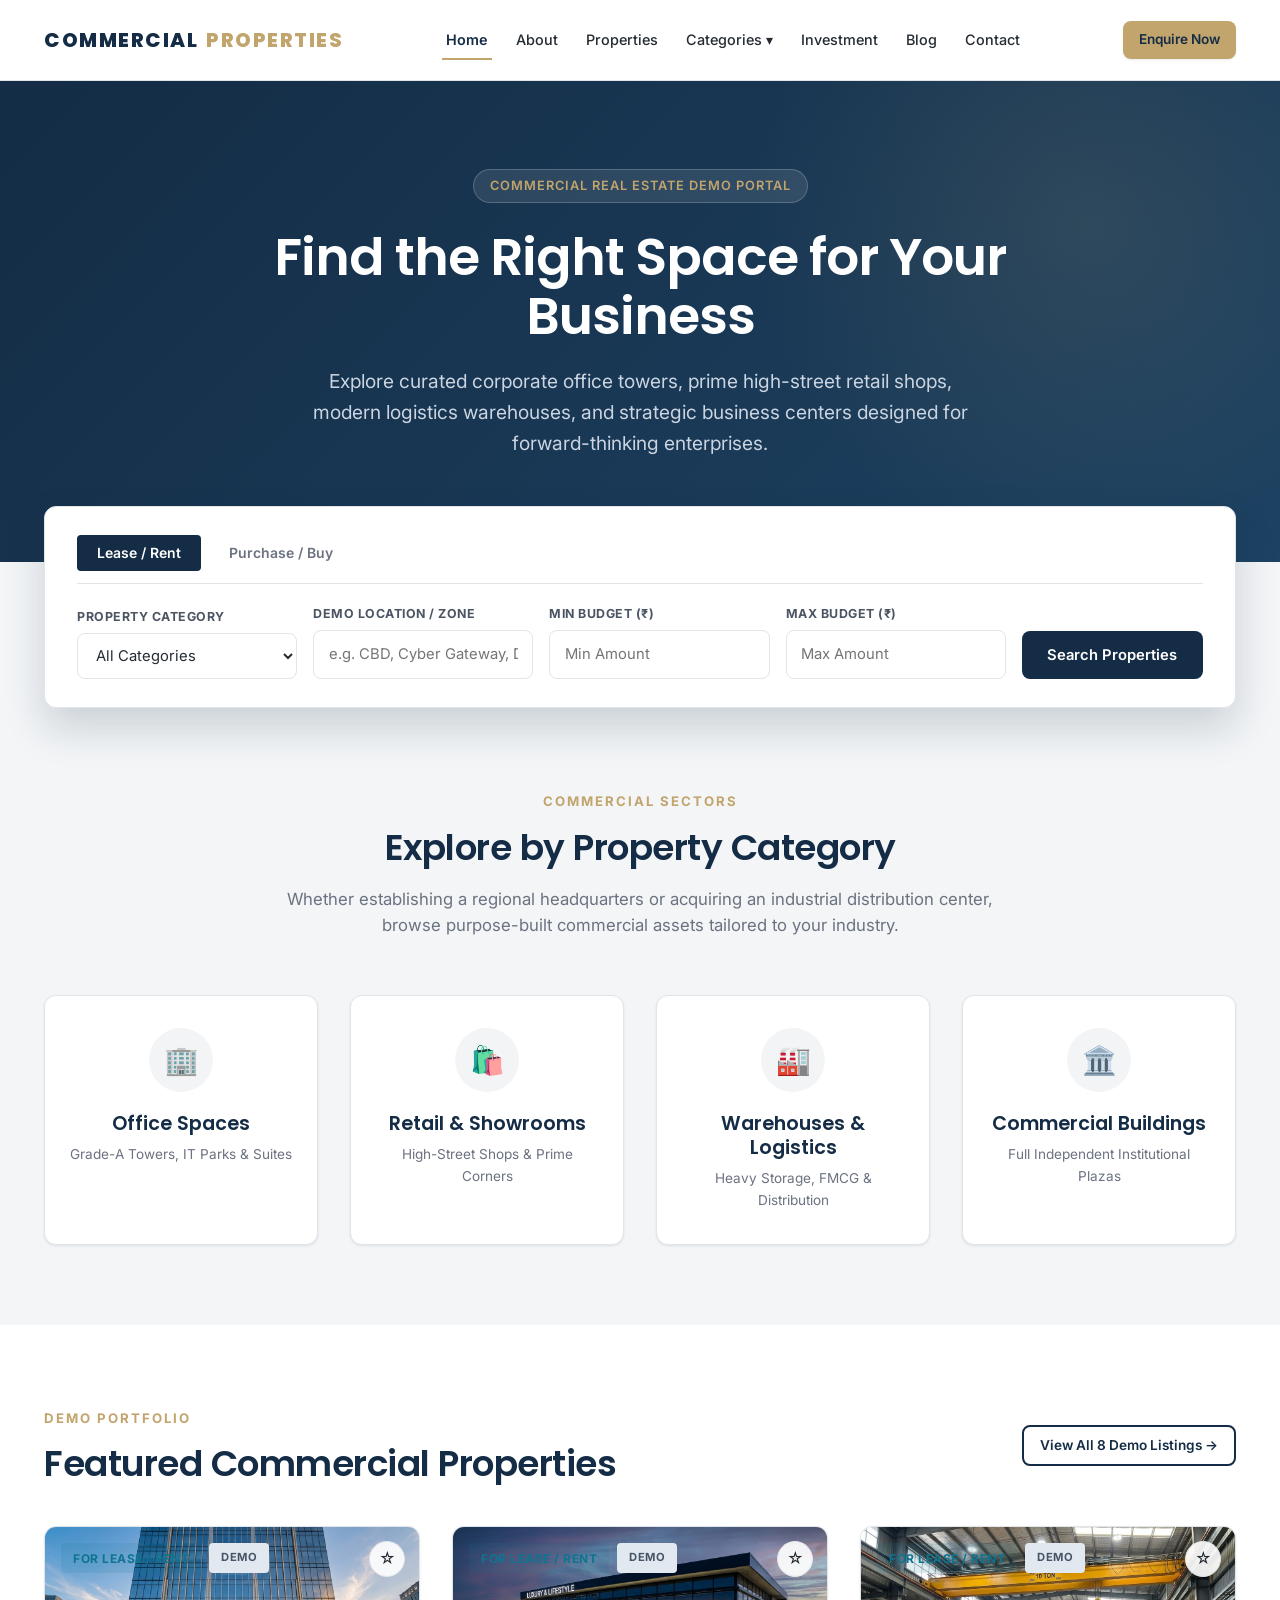
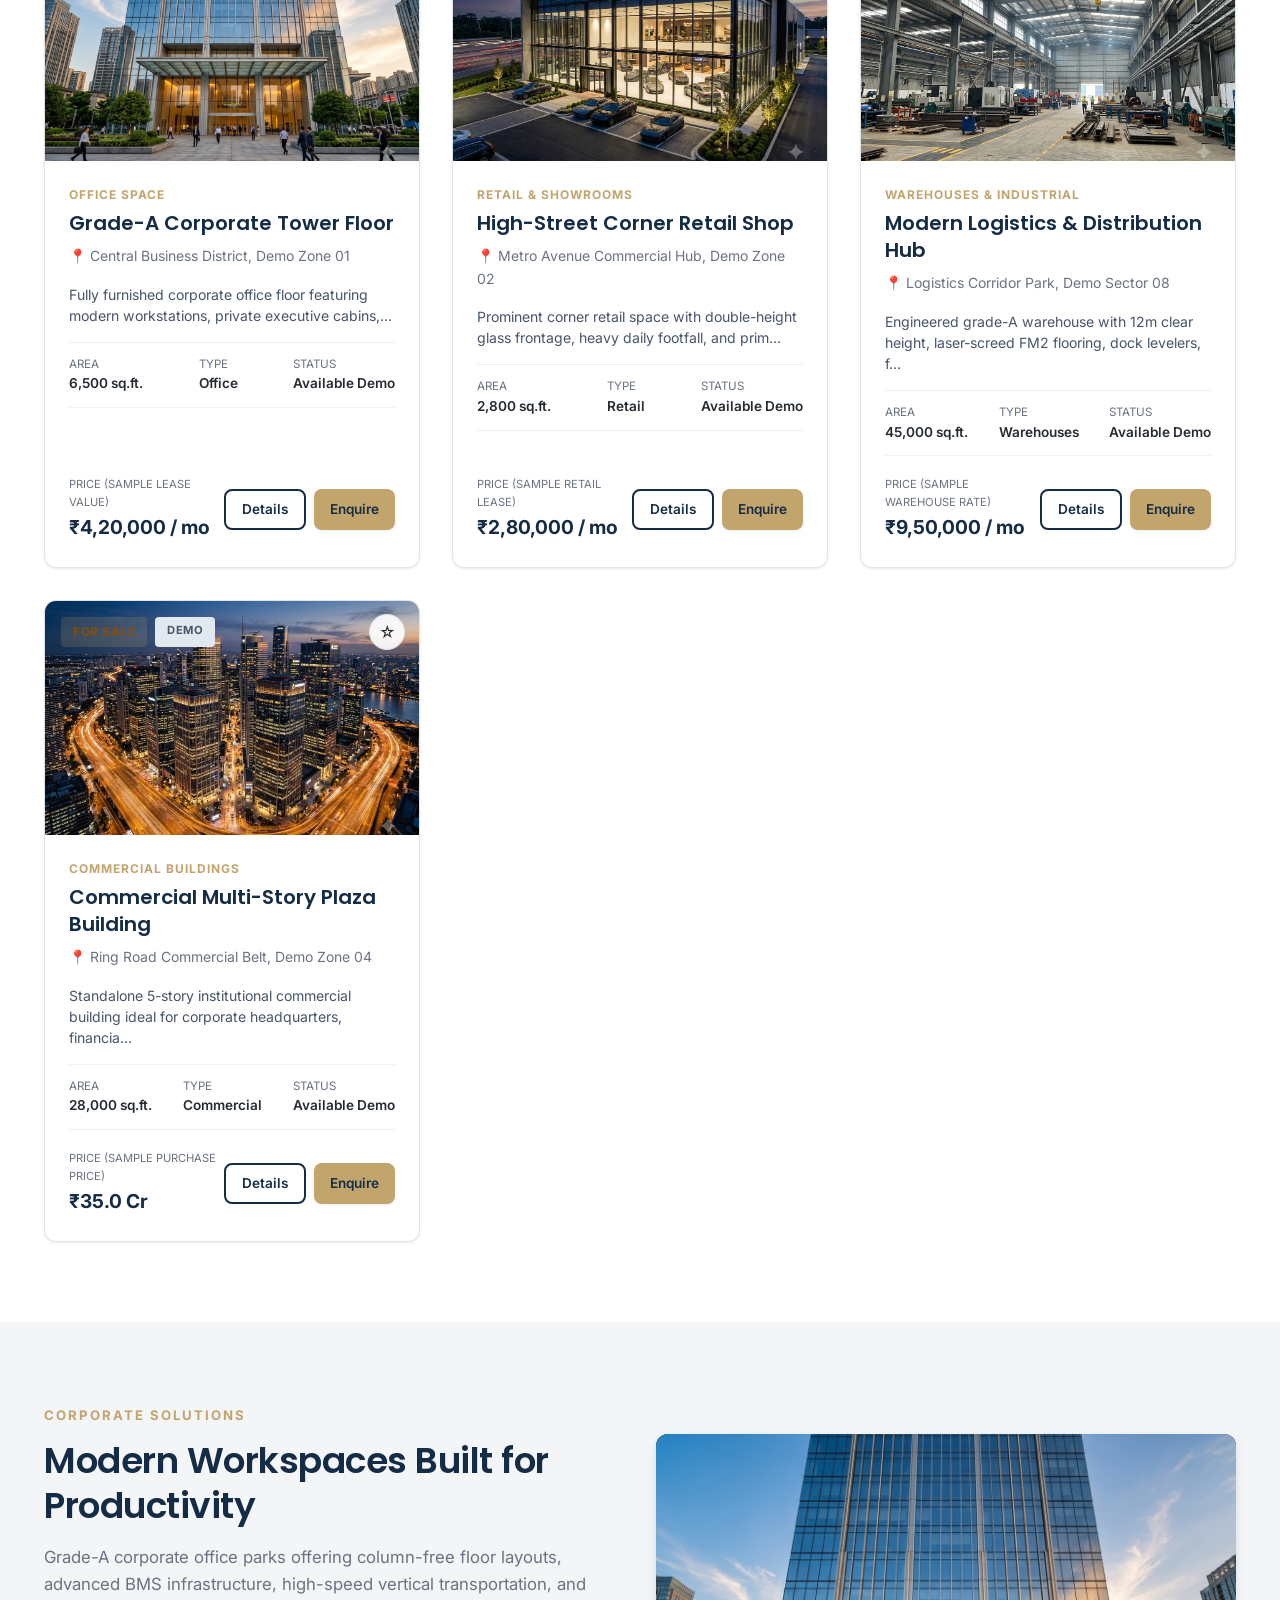
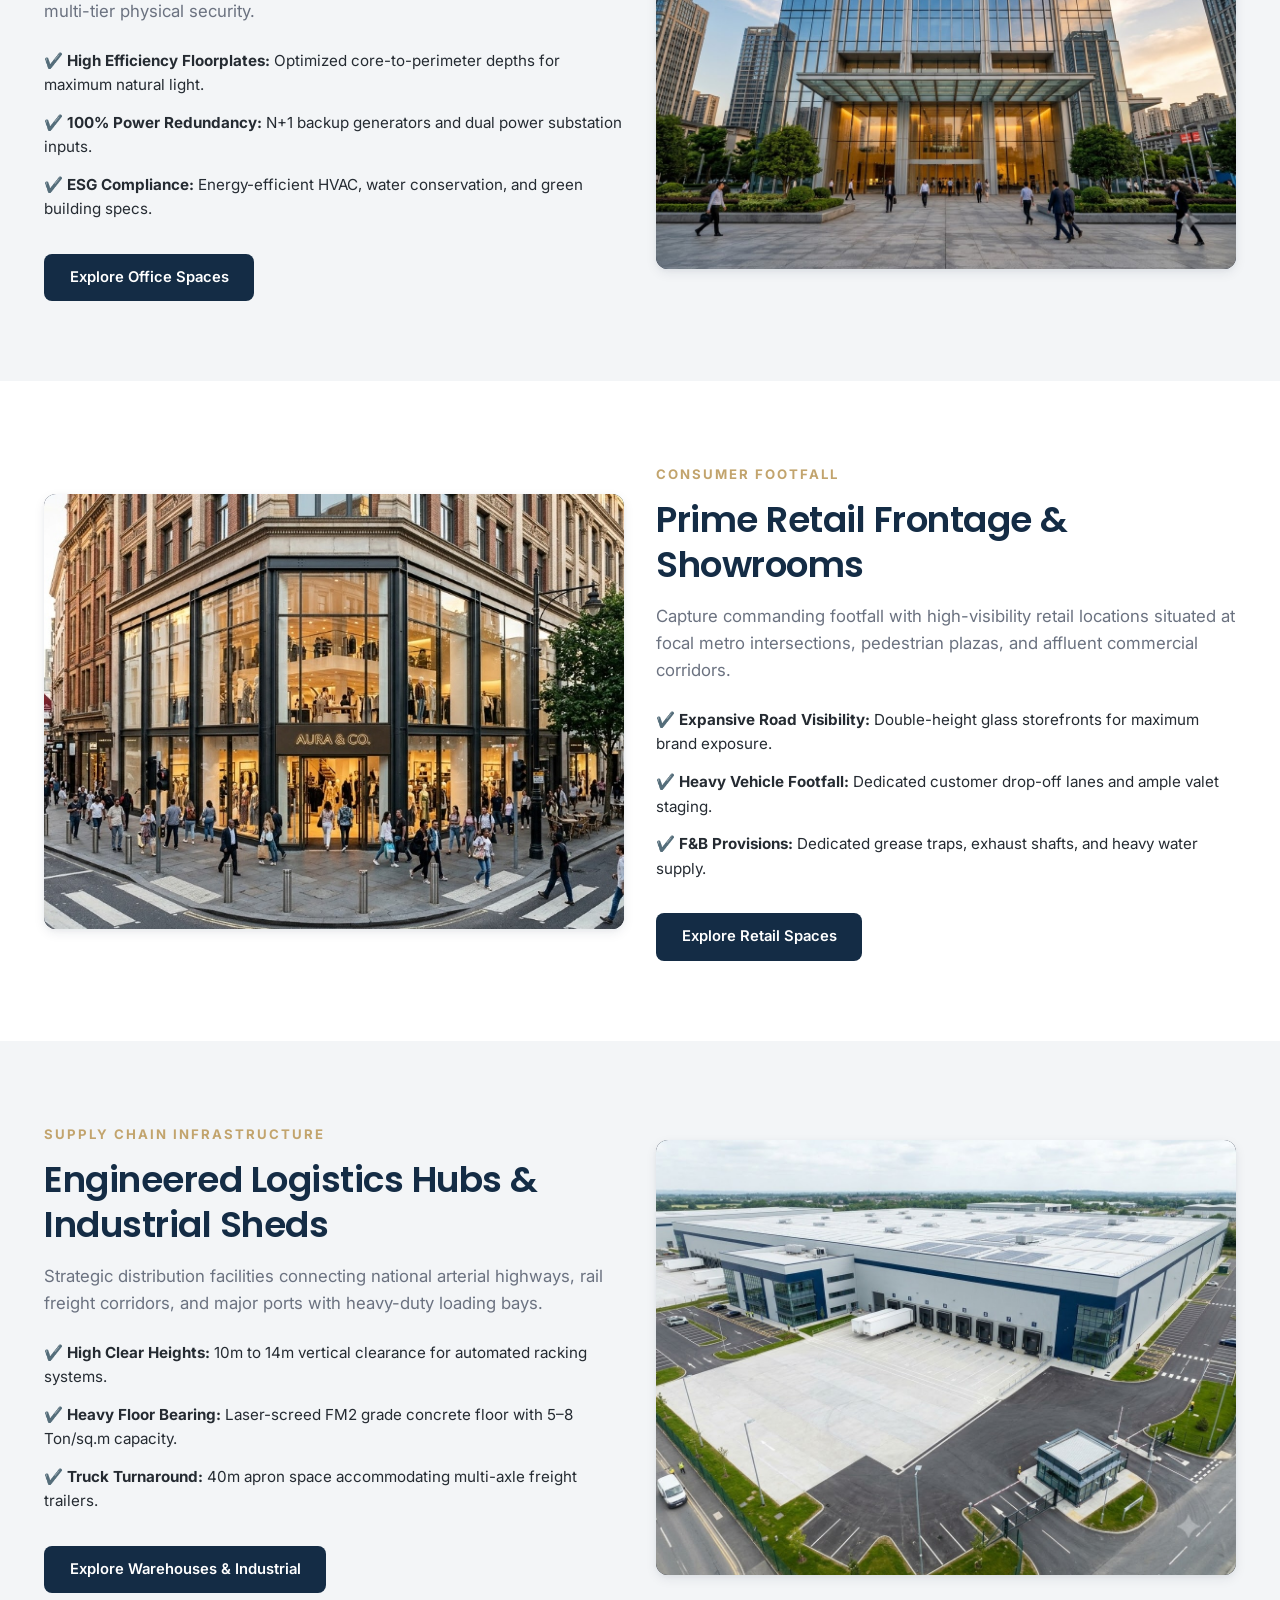
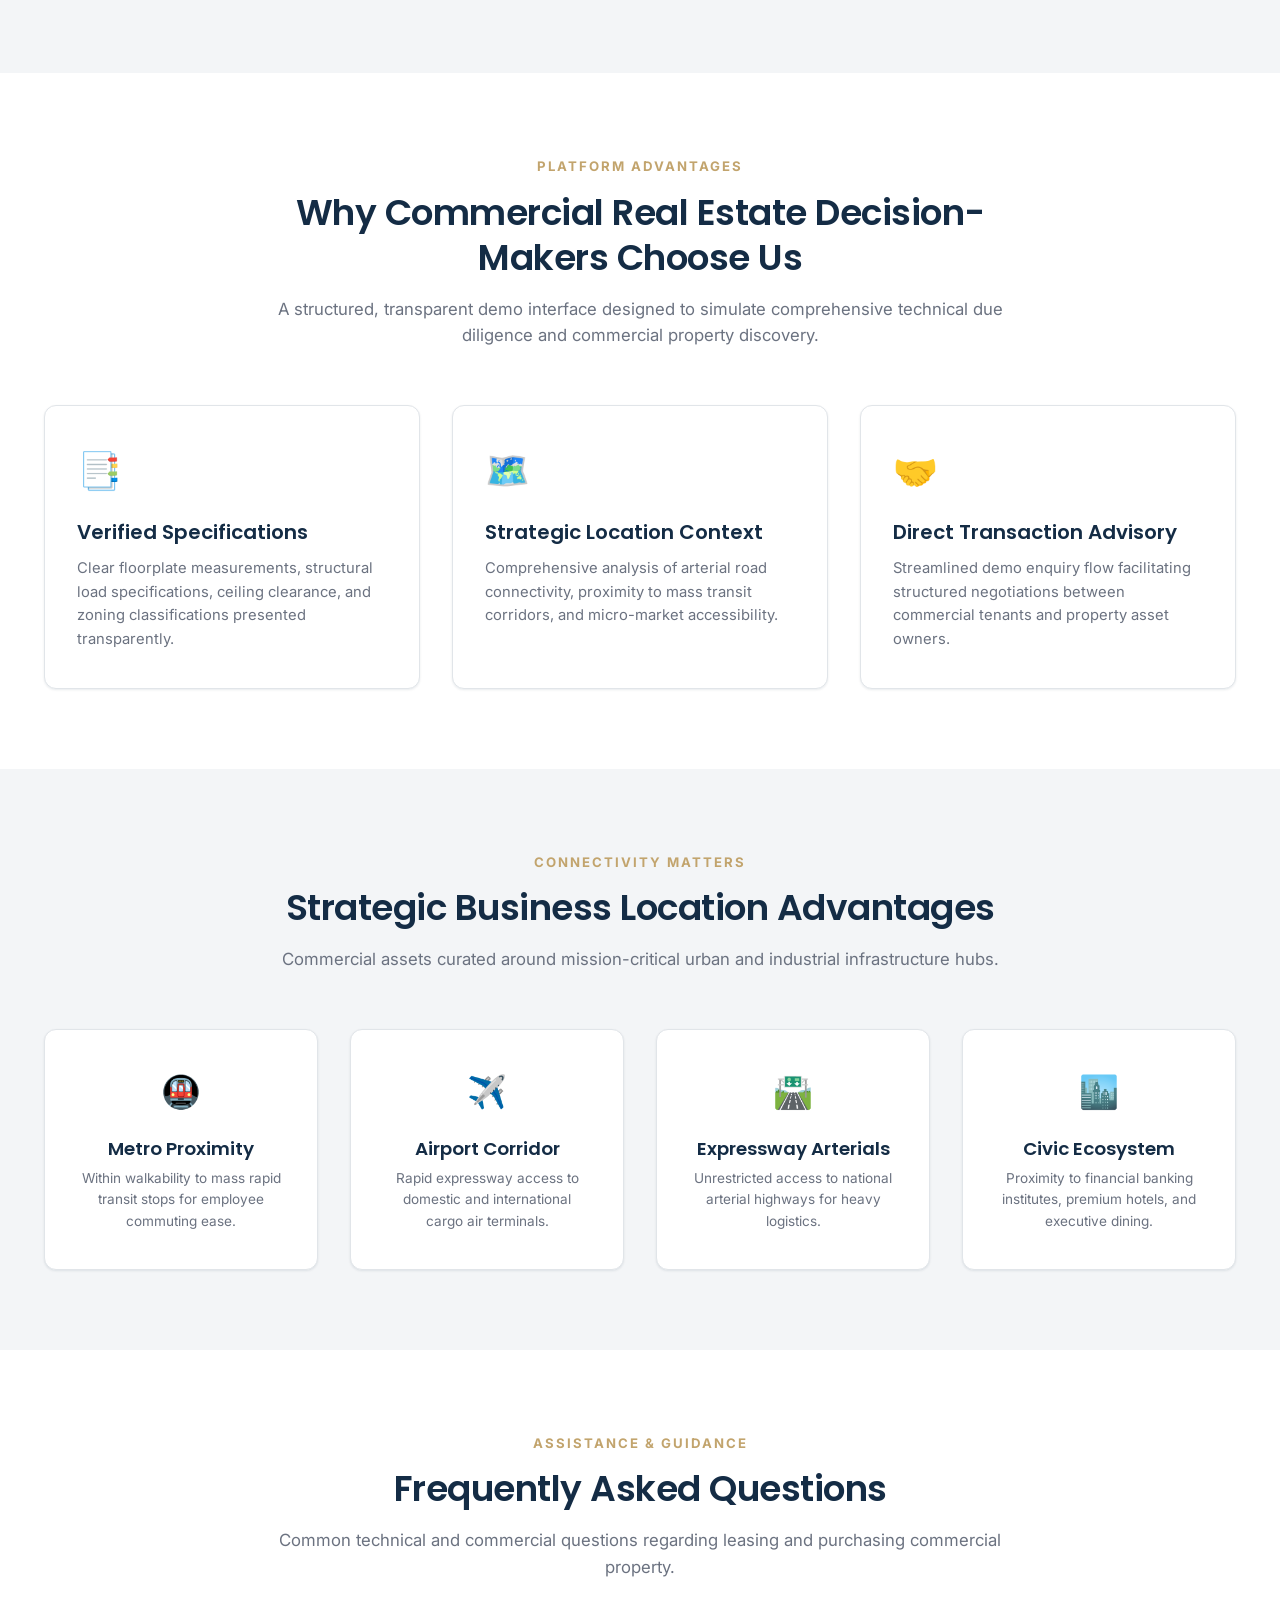
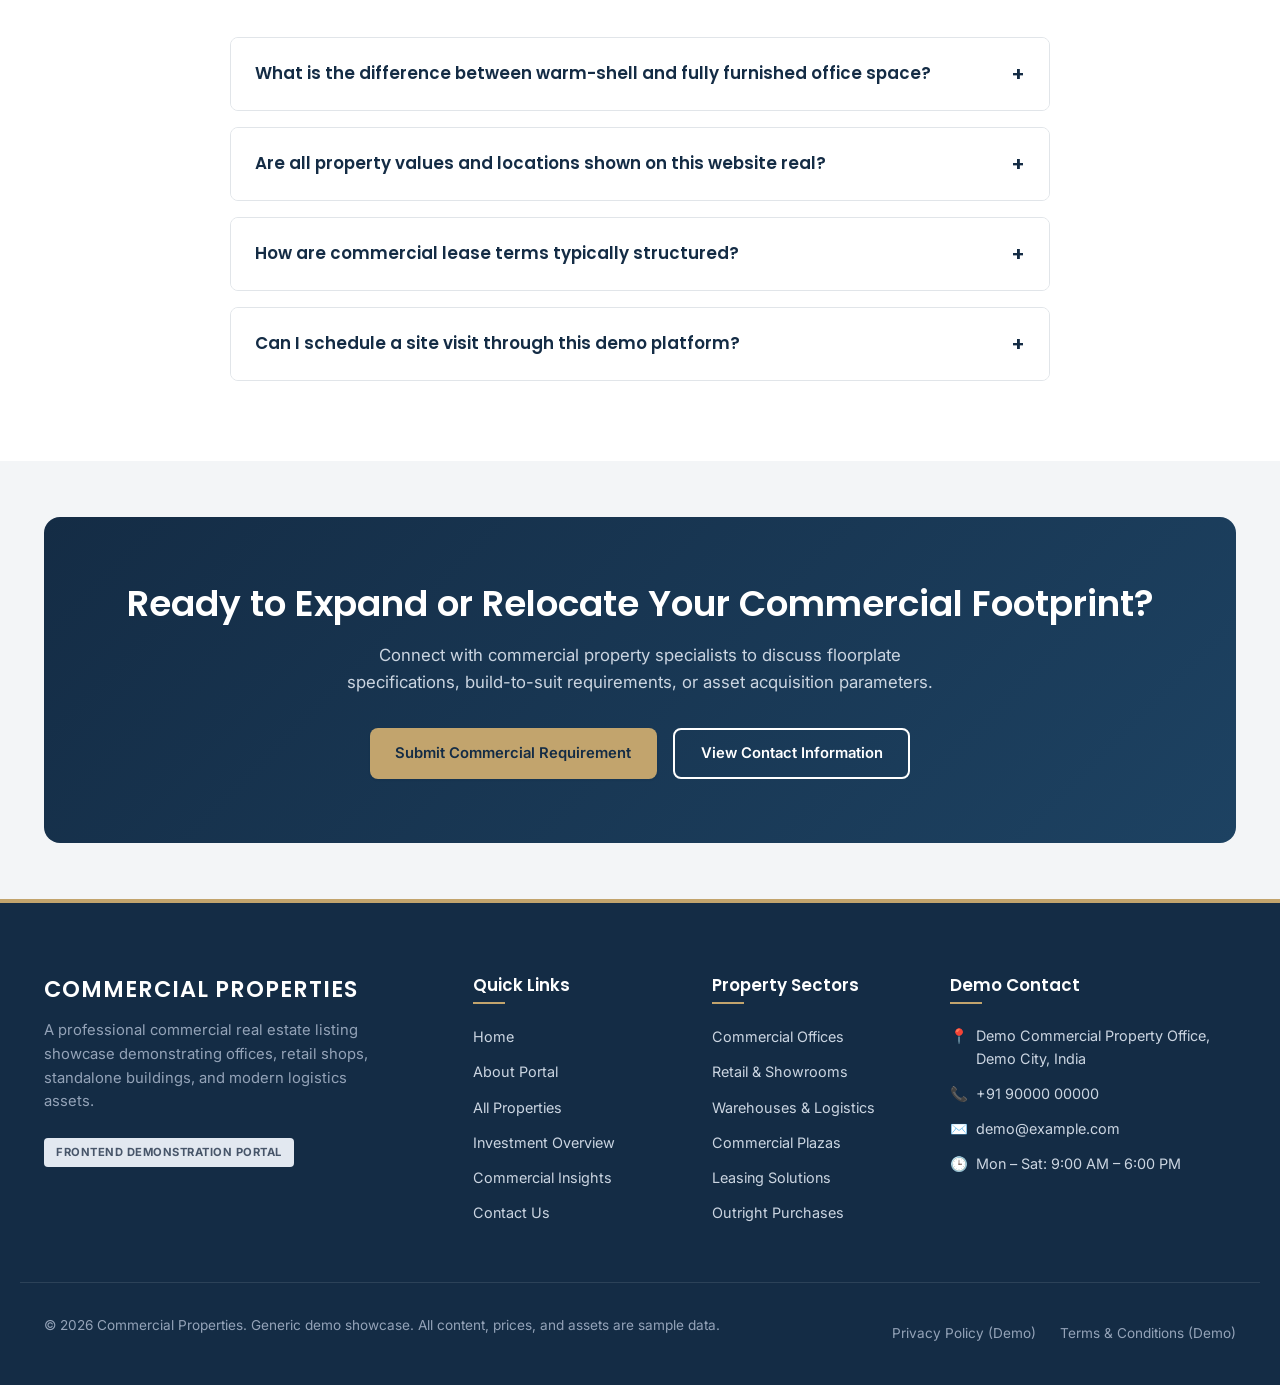
<file: index.html>
<!DOCTYPE html>
<html lang="en">
<head>
  <meta charset="UTF-8">
  <meta name="viewport" content="width=device-width, initial-scale=1.0">
  <title>COMMERCIAL PROPERTIES | Find the Right Space for Your Business</title>
  <meta name="description" content="Discover premium commercial real estate demo listings including office spaces, retail shops, commercial buildings, warehouses, and industrial spaces.">
  <link rel="stylesheet" href="css/style.css">
  <link rel="preconnect" href="https://fonts.googleapis.com">
  <link rel="preconnect" href="https://fonts.gstatic.com" crossorigin>
  <link href="https://fonts.googleapis.com/css2?family=Inter:wght@400;500;600;700&family=Poppins:wght@600;700;800&display=swap" rel="stylesheet">
</head>
<body>

  <!-- Global Header -->
  <header class="site-header">
    <div class="header-container">
      <a href="index.html" class="site-logo">
        COMMERCIAL <span>PROPERTIES</span>
      </a>

      <nav class="site-nav" aria-label="Main Navigation">
        <a href="index.html" class="nav-link active">Home</a>
        <a href="about.html" class="nav-link">About</a>
        <a href="properties.html" class="nav-link">Properties</a>
        <div class="nav-dropdown">
          <a href="#" class="nav-link" aria-haspopup="true">Categories ▾</a>
          <div class="dropdown-menu">
            <a href="office-spaces.html" class="dropdown-item">Office Spaces</a>
            <a href="retail.html" class="dropdown-item">Retail &amp; Showrooms</a>
            <a href="industrial.html" class="dropdown-item">Warehouses &amp; Industrial</a>
          </div>
        </div>
        <a href="investment.html" class="nav-link">Investment</a>
        <a href="blog.html" class="nav-link">Blog</a>
        <a href="contact.html" class="nav-link">Contact</a>
      </nav>

      <div class="header-actions">
        <button type="button" class="btn btn-primary btn-sm" onclick="openEnquiryModal('General Inquiry')">Enquire Now</button>
        <button type="button" class="mobile-menu-toggle" aria-label="Toggle navigation" aria-expanded="false">
          <span class="hamburger-line"></span>
          <span class="hamburger-line"></span>
          <span class="hamburger-line"></span>
        </button>
      </div>
    </div>
  </header>

  <!-- Mobile Drawer -->
  <aside class="mobile-nav-drawer" aria-label="Mobile Navigation Drawer">
    <nav class="mobile-nav-list">
      <a href="index.html" class="mobile-nav-link active">Home</a>
      <a href="about.html" class="mobile-nav-link">About Us</a>
      <a href="properties.html" class="mobile-nav-link">All Properties</a>
      <a href="office-spaces.html" class="mobile-nav-link">Office Spaces</a>
      <a href="retail.html" class="mobile-nav-link">Retail &amp; Showrooms</a>
      <a href="industrial.html" class="mobile-nav-link">Warehouses &amp; Industrial</a>
      <a href="investment.html" class="mobile-nav-link">Investment Guide</a>
      <a href="blog.html" class="mobile-nav-link">Commercial Insights Blog</a>
      <a href="contact.html" class="mobile-nav-link">Contact &amp; Enquiry</a>
      <button type="button" class="btn btn-primary btn-block" style="margin-top: 1.5rem;" onclick="openEnquiryModal('Mobile Inquiry')">Enquire Now</button>
    </nav>
  </aside>

  <main>
    <!-- Page 1: Hero Section -->
    <section class="hero">
      <div class="container hero-content">
        <span class="hero-pill">Commercial Real Estate Demo Portal</span>
        <h1 class="hero-title">Find the Right Space for Your Business</h1>
        <p class="hero-subtitle">
          Explore curated corporate office towers, prime high-street retail shops, modern logistics warehouses, and strategic business centers designed for forward-thinking enterprises.
        </p>
      </div>
    </section>

    <!-- Search Interface Section -->
    <section class="search-widget-container container">
      <div class="search-widget">
        <div class="search-widget-tabs">
          <button type="button" class="search-tab-btn active" data-purpose="rent">Lease / Rent</button>
          <button type="button" class="search-tab-btn" data-purpose="buy">Purchase / Buy</button>
        </div>

        <form id="heroSearchForm" class="search-form-grid">
          <div class="form-group">
            <label class="form-label" for="heroCategory">Property Category</label>
            <select id="heroCategory" class="form-control">
              <option value="all">All Categories</option>
              <option value="office">Office Spaces</option>
              <option value="retail">Retail &amp; Showrooms</option>
              <option value="industrial">Warehouses &amp; Industrial</option>
              <option value="commercial-building">Commercial Buildings</option>
            </select>
          </div>

          <div class="form-group">
            <label class="form-label" for="heroLocation">Demo Location / Zone</label>
            <input type="text" id="heroLocation" class="form-control" placeholder="e.g. CBD, Cyber Gateway, Demo Zone">
          </div>

          <div class="form-group">
            <label class="form-label" for="heroMinBudget">Min Budget (₹)</label>
            <input type="number" id="heroMinBudget" class="form-control" placeholder="Min Amount">
          </div>

          <div class="form-group">
            <label class="form-label" for="heroMaxBudget">Max Budget (₹)</label>
            <input type="number" id="heroMaxBudget" class="form-control" placeholder="Max Amount">
          </div>

          <div class="form-group">
            <button type="submit" class="btn btn-navy" style="height: 48px; width: 100%;">Search Properties</button>
          </div>
        </form>
      </div>
    </section>

    <!-- Property Category Highlights -->
    <section class="section section-bg-light">
      <div class="container">
        <div class="section-header">
          <span class="section-subtitle">Commercial Sectors</span>
          <h2 class="section-title">Explore by Property Category</h2>
          <p class="section-desc">
            Whether establishing a regional headquarters or acquiring an industrial distribution center, browse purpose-built commercial assets tailored to your industry.
          </p>
        </div>

        <div class="grid grid-cols-4">
          <a href="office-spaces.html" class="category-card">
            <div class="category-icon-wrapper">🏢</div>
            <h3 class="category-title">Office Spaces</h3>
            <p class="category-count">Grade-A Towers, IT Parks &amp; Suites</p>
          </a>

          <a href="retail.html" class="category-card">
            <div class="category-icon-wrapper">🛍️</div>
            <h3 class="category-title">Retail &amp; Showrooms</h3>
            <p class="category-count">High-Street Shops &amp; Prime Corners</p>
          </a>

          <a href="industrial.html" class="category-card">
            <div class="category-icon-wrapper">🏭</div>
            <h3 class="category-title">Warehouses &amp; Logistics</h3>
            <p class="category-count">Heavy Storage, FMCG &amp; Distribution</p>
          </a>

          <a href="properties.html?category=commercial-building" class="category-card">
            <div class="category-icon-wrapper">🏛️</div>
            <h3 class="category-title">Commercial Buildings</h3>
            <p class="category-count">Full Independent Institutional Plazas</p>
          </a>
        </div>
      </div>
    </section>

    <!-- Featured Commercial Properties Showcase -->
    <section class="section section-bg-white">
      <div class="container">
        <div class="flex-between items-center" style="margin-bottom: 2.5rem; flex-wrap: wrap; gap: 1rem;">
          <div>
            <span class="section-subtitle">Demo Portfolio</span>
            <h2 class="section-title" style="margin-bottom: 0;">Featured Commercial Properties</h2>
          </div>
          <a href="properties.html" class="btn btn-outline btn-sm">View All 8 Demo Listings →</a>
        </div>

        <!-- Populated via script.js -->
        <div id="homePropertiesGrid" class="grid grid-cols-3">
          <!-- Fallback or dynamic content -->
        </div>
      </div>
    </section>

    <!-- Office Spaces Showcase Spotlight -->
    <section class="section section-bg-light">
      <div class="container">
        <div class="grid grid-cols-2 items-center gap-4">
          <div>
            <span class="section-subtitle">Corporate Solutions</span>
            <h2 class="section-title">Modern Workspaces Built for Productivity</h2>
            <p class="section-desc" style="margin-bottom: 1.5rem;">
              Grade-A corporate office parks offering column-free floor layouts, advanced BMS infrastructure, high-speed vertical transportation, and multi-tier physical security.
            </p>
            <ul style="margin-bottom: 2rem; display: flex; flex-direction: column; gap: 0.85rem; font-size: 0.95rem;">
              <li>✔️ <strong>High Efficiency Floorplates:</strong> Optimized core-to-perimeter depths for maximum natural light.</li>
              <li>✔️ <strong>100% Power Redundancy:</strong> N+1 backup generators and dual power substation inputs.</li>
              <li>✔️ <strong>ESG Compliance:</strong> Energy-efficient HVAC, water conservation, and green building specs.</li>
            </ul>
            <a href="office-spaces.html" class="btn btn-navy">Explore Office Spaces</a>
          </div>
          <div>
            <div class="property-image-placeholder has-image" style="border-radius: var(--radius-lg); aspect-ratio: 4/3; box-shadow: var(--shadow-md);">
              <img src="assets/images/office-01.jpg" alt="Grade-A Commercial Office Tower" class="property-image">
            </div>
          </div>
        </div>
      </div>
    </section>

    <!-- Retail Spaces Showcase Spotlight -->
    <section class="section section-bg-white">
      <div class="container">
        <div class="grid grid-cols-2 items-center gap-4">
          <div style="order: 2;">
            <span class="section-subtitle">Consumer Footfall</span>
            <h2 class="section-title">Prime Retail Frontage &amp; Showrooms</h2>
            <p class="section-desc" style="margin-bottom: 1.5rem;">
              Capture commanding footfall with high-visibility retail locations situated at focal metro intersections, pedestrian plazas, and affluent commercial corridors.
            </p>
            <ul style="margin-bottom: 2rem; display: flex; flex-direction: column; gap: 0.85rem; font-size: 0.95rem;">
              <li>✔️ <strong>Expansive Road Visibility:</strong> Double-height glass storefronts for maximum brand exposure.</li>
              <li>✔️ <strong>Heavy Vehicle Footfall:</strong> Dedicated customer drop-off lanes and ample valet staging.</li>
              <li>✔️ <strong>F&amp;B Provisions:</strong> Dedicated grease traps, exhaust shafts, and heavy water supply.</li>
            </ul>
            <a href="retail.html" class="btn btn-navy">Explore Retail Spaces</a>
          </div>
          <div style="order: 1;">
            <div class="property-image-placeholder has-image" style="border-radius: var(--radius-lg); aspect-ratio: 4/3; box-shadow: var(--shadow-md);">
              <img src="assets/images/Shoppers_walking_past_retail_sto._a1f7f7ee.jpg" alt="Prime Retail Frontage" class="property-image">
            </div>
          </div>
        </div>
      </div>
    </section>

    <!-- Warehouses and Industrial Properties Section -->
    <section class="section section-bg-light">
      <div class="container">
        <div class="grid grid-cols-2 items-center gap-4">
          <div>
            <span class="section-subtitle">Supply Chain Infrastructure</span>
            <h2 class="section-title">Engineered Logistics Hubs &amp; Industrial Sheds</h2>
            <p class="section-desc" style="margin-bottom: 1.5rem;">
              Strategic distribution facilities connecting national arterial highways, rail freight corridors, and major ports with heavy-duty loading bays.
            </p>
            <ul style="margin-bottom: 2rem; display: flex; flex-direction: column; gap: 0.85rem; font-size: 0.95rem;">
              <li>✔️ <strong>High Clear Heights:</strong> 10m to 14m vertical clearance for automated racking systems.</li>
              <li>✔️ <strong>Heavy Floor Bearing:</strong> Laser-screed FM2 grade concrete floor with 5–8 Ton/sq.m capacity.</li>
              <li>✔️ <strong>Truck Turnaround:</strong> 40m apron space accommodating multi-axle freight trailers.</li>
            </ul>
            <a href="industrial.html" class="btn btn-navy">Explore Warehouses &amp; Industrial</a>
          </div>
          <div>
            <div class="property-image-placeholder has-image" style="border-radius: var(--radius-lg); aspect-ratio: 4/3; box-shadow: var(--shadow-md);">
              <img src="assets/images/Warehouse_loading_docks_and_trai._601b4b94.jpg" alt="Modern Logistics Hubs & Warehouses" class="property-image">
            </div>
          </div>
        </div>
      </div>
    </section>

    <!-- Why Choose Commercial Properties Section -->
    <section class="section section-bg-white">
      <div class="container">
        <div class="section-header">
          <span class="section-subtitle">Platform Advantages</span>
          <h2 class="section-title">Why Commercial Real Estate Decision-Makers Choose Us</h2>
          <p class="section-desc">
            A structured, transparent demo interface designed to simulate comprehensive technical due diligence and commercial property discovery.
          </p>
        </div>

        <div class="grid grid-cols-3">
          <div class="feature-box">
            <div class="feature-icon">📑</div>
            <h3 class="feature-title">Verified Specifications</h3>
            <p class="feature-desc">Clear floorplate measurements, structural load specifications, ceiling clearance, and zoning classifications presented transparently.</p>
          </div>

          <div class="feature-box">
            <div class="feature-icon">🗺️</div>
            <h3 class="feature-title">Strategic Location Context</h3>
            <p class="feature-desc">Comprehensive analysis of arterial road connectivity, proximity to mass transit corridors, and micro-market accessibility.</p>
          </div>

          <div class="feature-box">
            <div class="feature-icon">🤝</div>
            <h3 class="feature-title">Direct Transaction Advisory</h3>
            <p class="feature-desc">Streamlined demo enquiry flow facilitating structured negotiations between commercial tenants and property asset owners.</p>
          </div>
        </div>
      </div>
    </section>

    <!-- Business Location Advantages -->
    <section class="section section-bg-light">
      <div class="container">
        <div class="section-header">
          <span class="section-subtitle">Connectivity Matters</span>
          <h2 class="section-title">Strategic Business Location Advantages</h2>
          <p class="section-desc">Commercial assets curated around mission-critical urban and industrial infrastructure hubs.</p>
        </div>

        <div class="grid grid-cols-4">
          <div class="feature-box text-center">
            <div class="feature-icon" style="font-size: 2rem;">🚇</div>
            <h3 style="font-size: 1.15rem; margin-bottom: 0.5rem;">Metro Proximity</h3>
            <p style="font-size: 0.85rem; color: var(--color-muted);">Within walkability to mass rapid transit stops for employee commuting ease.</p>
          </div>

          <div class="feature-box text-center">
            <div class="feature-icon" style="font-size: 2rem;">✈️</div>
            <h3 style="font-size: 1.15rem; margin-bottom: 0.5rem;">Airport Corridor</h3>
            <p style="font-size: 0.85rem; color: var(--color-muted);">Rapid expressway access to domestic and international cargo air terminals.</p>
          </div>

          <div class="feature-box text-center">
            <div class="feature-icon" style="font-size: 2rem;">🛣️</div>
            <h3 style="font-size: 1.15rem; margin-bottom: 0.5rem;">Expressway Arterials</h3>
            <p style="font-size: 0.85rem; color: var(--color-muted);">Unrestricted access to national arterial highways for heavy logistics.</p>
          </div>

          <div class="feature-box text-center">
            <div class="feature-icon" style="font-size: 2rem;">🏙️</div>
            <h3 style="font-size: 1.15rem; margin-bottom: 0.5rem;">Civic Ecosystem</h3>
            <p style="font-size: 0.85rem; color: var(--color-muted);">Proximity to financial banking institutes, premium hotels, and executive dining.</p>
          </div>
        </div>
      </div>
    </section>

    <!-- Frequently Asked Questions -->
    <section class="section section-bg-white">
      <div class="container">
        <div class="section-header">
          <span class="section-subtitle">Assistance &amp; Guidance</span>
          <h2 class="section-title">Frequently Asked Questions</h2>
          <p class="section-desc">Common technical and commercial questions regarding leasing and purchasing commercial property.</p>
        </div>

        <div class="accordion">
          <div class="accordion-item">
            <button class="accordion-header" type="button">
              <span>What is the difference between warm-shell and fully furnished office space?</span>
              <span class="accordion-icon">+</span>
            </button>
            <div class="accordion-body">
              A warm-shell commercial space typically includes central air-conditioning ducting, fire safety sprinklers, screeded flooring, and basic electrical distribution boards. A fully furnished (plug-and-play) office includes modular workstations, conference rooms, executive cabins, IT cabling, and office furniture.
            </div>
          </div>

          <div class="accordion-item">
            <button class="accordion-header" type="button">
              <span>Are all property values and locations shown on this website real?</span>
              <span class="accordion-icon">+</span>
            </button>
            <div class="accordion-body">
              No. This website is a frontend commercial real estate demonstration portal. All property titles, descriptions, pricing figures, and addresses are generic sample data meant for layout and workflow demonstration purposes only.
            </div>
          </div>

          <div class="accordion-item">
            <button class="accordion-header" type="button">
              <span>How are commercial lease terms typically structured?</span>
              <span class="accordion-icon">+</span>
            </button>
            <div class="accordion-body">
              Standard commercial real estate leases generally follow a 3+3+3 or 5+5 year format with predetermined escalation clauses (typically 12% to 15% every 3 years) alongside lock-in periods negotiated between landlord and corporate tenant.
            </div>
          </div>

          <div class="accordion-item">
            <button class="accordion-header" type="button">
              <span>Can I schedule a site visit through this demo platform?</span>
              <span class="accordion-icon">+</span>
            </button>
            <div class="accordion-body">
              You can trigger the enquiry form or modal to test the user interface. As this is a frontend demonstration without backend storage, your form submissions trigger realistic validation and success alerts locally in your browser.
            </div>
          </div>
        </div>
      </div>
    </section>

    <!-- Contact Call-to-Action Banner -->
    <section class="section-sm">
      <div class="container">
        <div class="cta-banner">
          <h2>Ready to Expand or Relocate Your Commercial Footprint?</h2>
          <p>
            Connect with commercial property specialists to discuss floorplate specifications, build-to-suit requirements, or asset acquisition parameters.
          </p>
          <div style="display: flex; gap: 1rem; justify-content: center; flex-wrap: wrap;">
            <button type="button" class="btn btn-primary" onclick="openEnquiryModal('General Consultation')">Submit Commercial Requirement</button>
            <a href="contact.html" class="btn btn-outline-white">View Contact Information</a>
          </div>
        </div>
      </div>
    </section>
  </main>

  <!-- Global Footer -->
  <footer class="site-footer">
    <div class="container footer-grid">
      <div class="footer-brand">
        <h3>COMMERCIAL PROPERTIES</h3>
        <p>A professional commercial real estate listing showcase demonstrating offices, retail shops, standalone buildings, and modern logistics assets.</p>
        <span class="badge badge-demo">Frontend Demonstration Portal</span>
      </div>

      <div>
        <h4 class="footer-title">Quick Links</h4>
        <ul class="footer-links">
          <li><a href="index.html">Home</a></li>
          <li><a href="about.html">About Portal</a></li>
          <li><a href="properties.html">All Properties</a></li>
          <li><a href="investment.html">Investment Overview</a></li>
          <li><a href="blog.html">Commercial Insights</a></li>
          <li><a href="contact.html">Contact Us</a></li>
        </ul>
      </div>

      <div>
        <h4 class="footer-title">Property Sectors</h4>
        <ul class="footer-links">
          <li><a href="office-spaces.html">Commercial Offices</a></li>
          <li><a href="retail.html">Retail &amp; Showrooms</a></li>
          <li><a href="industrial.html">Warehouses &amp; Logistics</a></li>
          <li><a href="properties.html?category=commercial-building">Commercial Plazas</a></li>
          <li><a href="properties.html?purpose=rent">Leasing Solutions</a></li>
          <li><a href="properties.html?purpose=buy">Outright Purchases</a></li>
        </ul>
      </div>

      <div>
        <h4 class="footer-title">Demo Contact</h4>
        <div class="footer-contact-item">
          <span>📍</span>
          <span>Demo Commercial Property Office, Demo City, India</span>
        </div>
        <div class="footer-contact-item">
          <span>📞</span>
          <span>+91 90000 00000</span>
        </div>
        <div class="footer-contact-item">
          <span>✉️</span>
          <span>demo@example.com</span>
        </div>
        <div class="footer-contact-item">
          <span>🕒</span>
          <span>Mon – Sat: 9:00 AM – 6:00 PM</span>
        </div>
      </div>
    </div>

    <div class="container footer-bottom">
      <p>© 2026 Commercial Properties. Generic demo showcase. All content, prices, and assets are sample data.</p>
      <div class="footer-bottom-links">
        <a href="about.html">Privacy Policy (Demo)</a>
        <a href="about.html">Terms &amp; Conditions (Demo)</a>
      </div>
    </div>
  </footer>

  <!-- Reusable Enquiry Modal -->
  <div id="enquiryModal" class="modal-overlay" role="dialog" aria-modal="true" aria-labelledby="modalTitle">
    <div class="modal-container">
      <button type="button" class="modal-close-btn" aria-label="Close modal">&times;</button>
      <h3 id="modalTitle" style="font-size: 1.5rem; margin-bottom: 0.5rem;">Property Enquiry</h3>
      <p style="color: var(--color-muted); font-size: 0.9rem; margin-bottom: 1.5rem;">
        Fill out this demo enquiry form. No personal information is stored or transmitted.
      </p>

      <div id="modalSuccessAlert" class="form-alert alert-success">
        ✓ Thank you! Your demo enquiry has been validated successfully.
      </div>

      <form id="modalEnquiryForm">
        <div class="form-group" style="margin-bottom: 1rem;">
          <label class="form-label" for="modalFullName">Full Name *</label>
          <input type="text" id="modalFullName" name="fullName" class="form-control" placeholder="John Doe">
          <span class="form-feedback"></span>
        </div>

        <div class="form-row">
          <div class="form-group">
            <label class="form-label" for="modalEmail">Email Address *</label>
            <input type="email" id="modalEmail" name="email" class="form-control" placeholder="name@business.com">
            <span class="form-feedback"></span>
          </div>
          <div class="form-group">
            <label class="form-label" for="modalPhone">Phone Number *</label>
            <input type="tel" id="modalPhone" name="phone" class="form-control" placeholder="10-digit number">
            <span class="form-feedback"></span>
          </div>
        </div>

        <div class="form-group" style="margin-bottom: 1rem;">
          <label class="form-label" for="modalPropertyInterest">Property of Interest</label>
          <input type="text" id="modalPropertyInterest" name="propertyInterest" class="form-control" value="Commercial Real Estate Space">
        </div>

        <div class="form-group" style="margin-bottom: 1.5rem;">
          <label class="form-label" for="modalMessage">Commercial Space Requirements</label>
          <textarea id="modalMessage" name="message" class="form-control" rows="3" placeholder="Approximate area required, preferred timeline, budget..."></textarea>
        </div>

        <button type="submit" class="btn btn-navy btn-block">Submit Demo Enquiry</button>
      </form>
    </div>
  </div>

  <!-- Back to Top Button -->
  <button id="backToTop" class="back-to-top" aria-label="Back to Top">↑</button>

  <script src="js/script.js"></script>
</body>
</html>
</file>
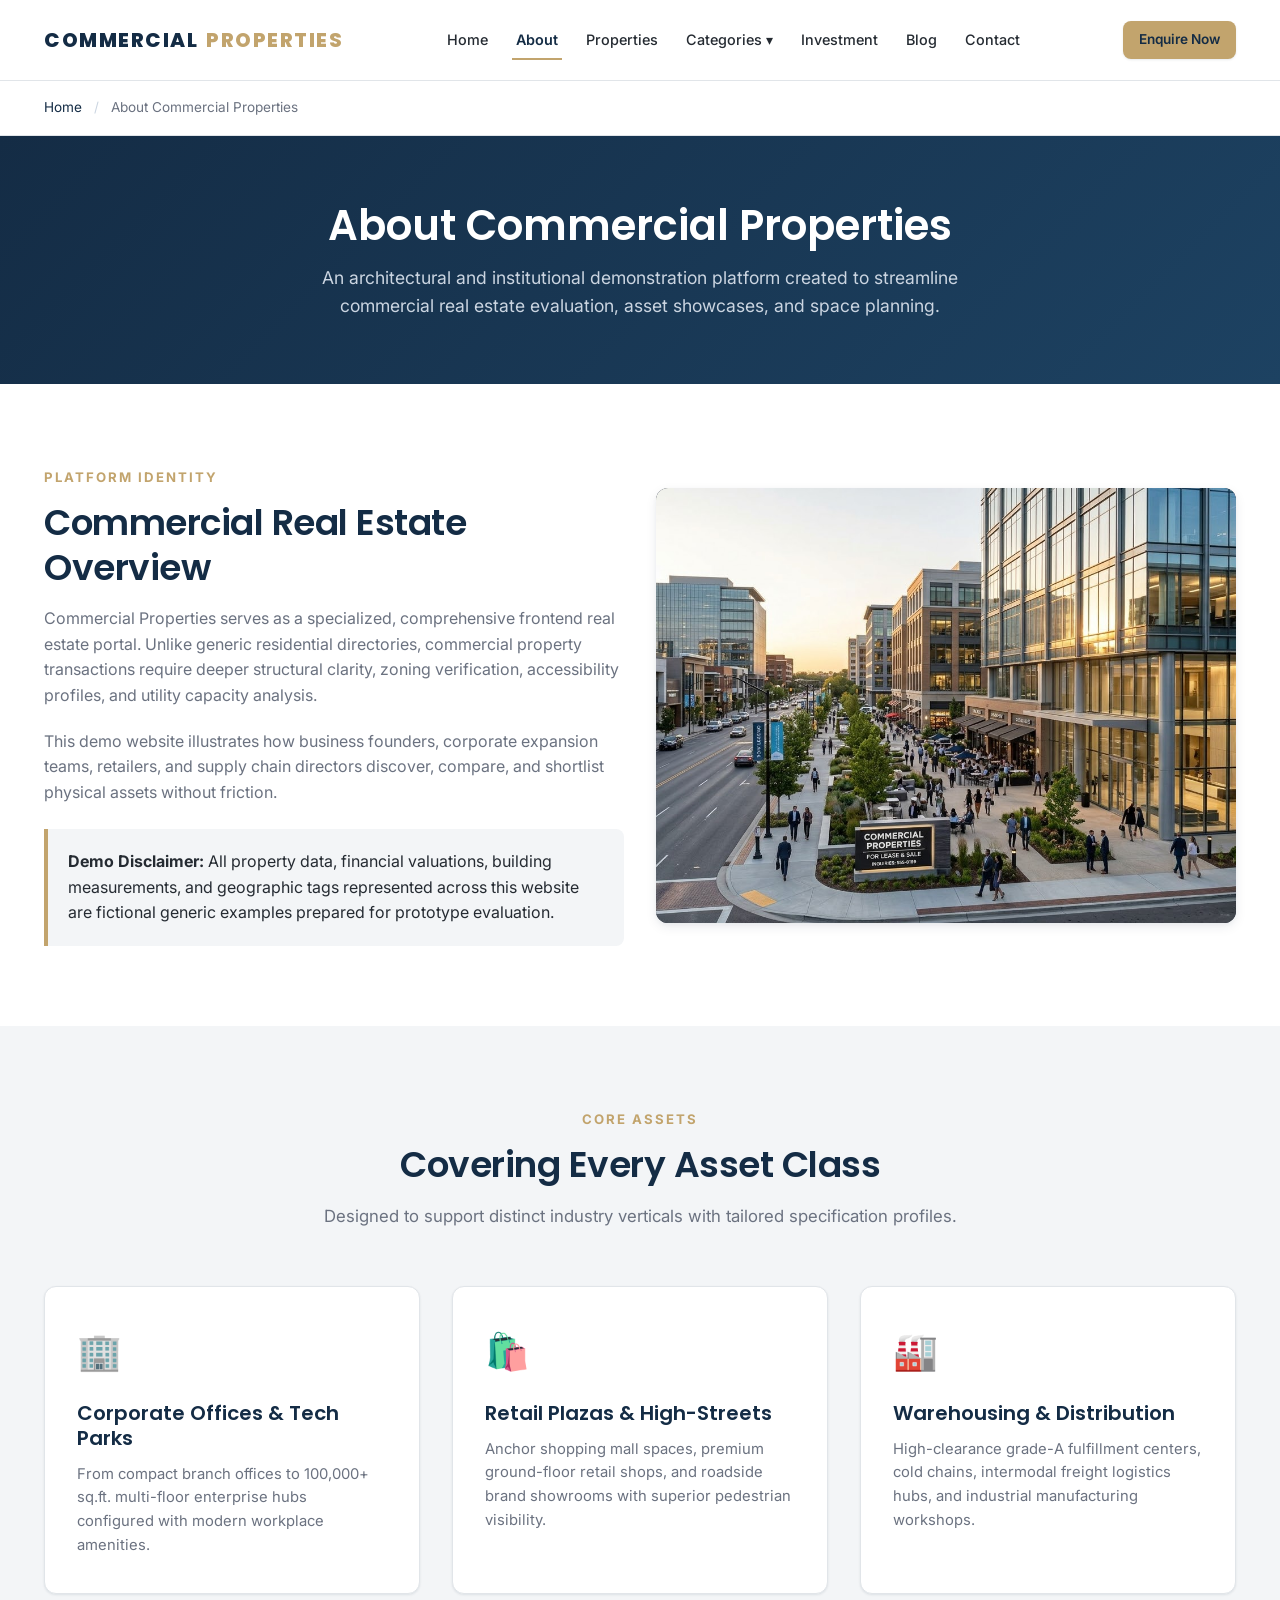
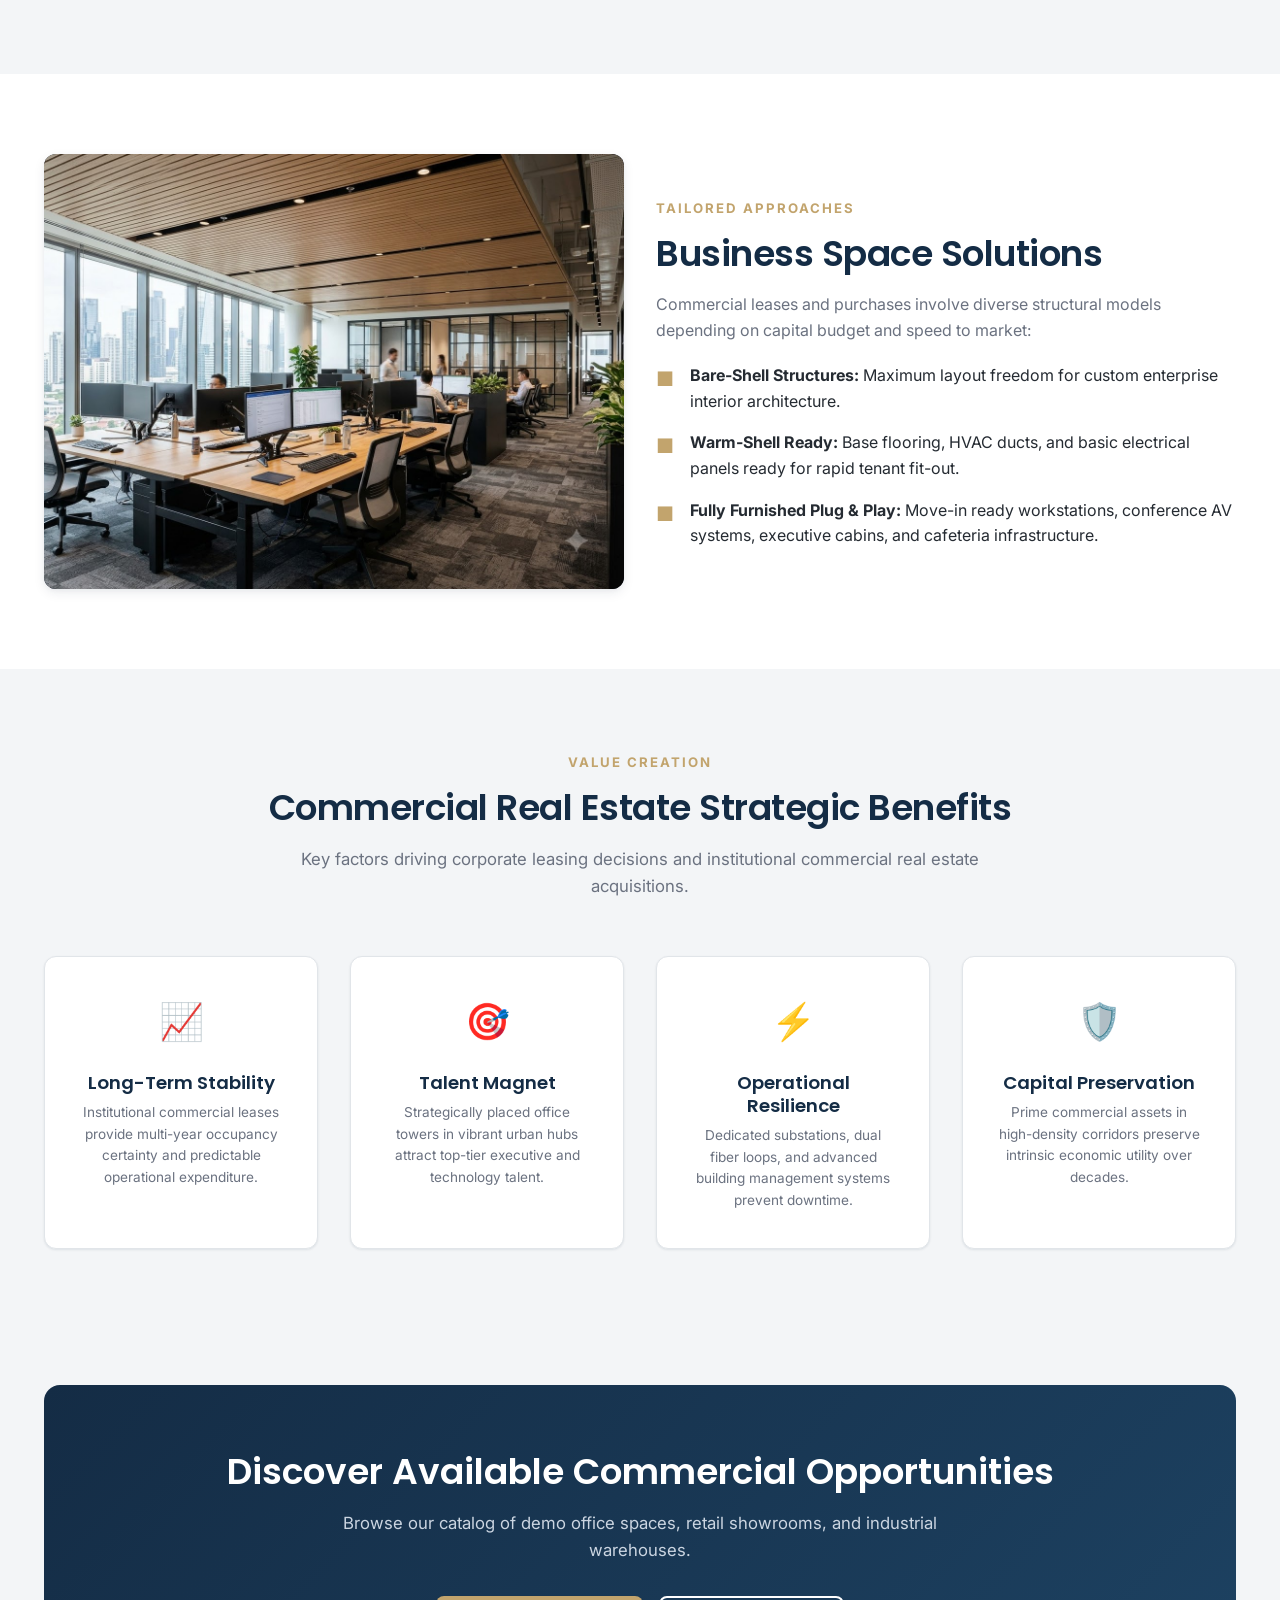
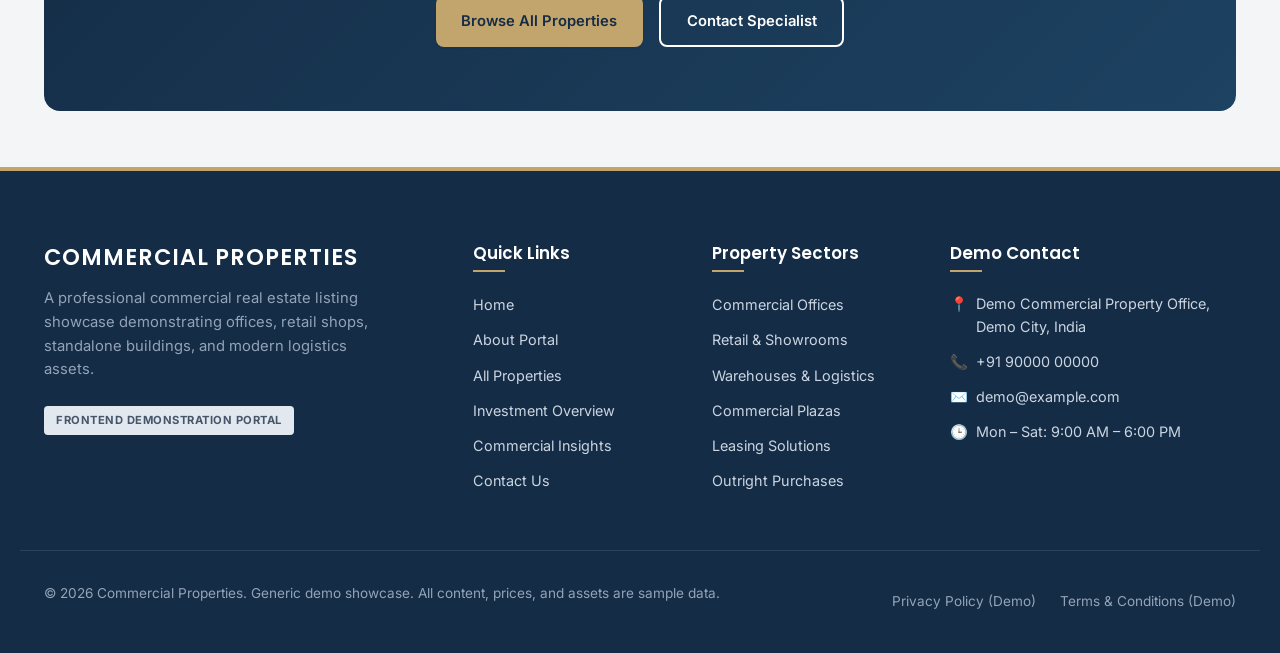
<file: about.html>
<!DOCTYPE html>
<html lang="en">
<head>
  <meta charset="UTF-8">
  <meta name="viewport" content="width=device-width, initial-scale=1.0">
  <title>About | COMMERCIAL PROPERTIES</title>
  <meta name="description" content="Learn about Commercial Properties, a modern frontend showcase for commercial real estate discovery, office spaces, retail showrooms, and logistics infrastructure.">
  <link rel="stylesheet" href="css/style.css">
  <link rel="preconnect" href="https://fonts.googleapis.com">
  <link rel="preconnect" href="https://fonts.gstatic.com" crossorigin>
  <link href="https://fonts.googleapis.com/css2?family=Inter:wght@400;500;600;700&family=Poppins:wght@600;700;800&display=swap" rel="stylesheet">
</head>
<body>

  <!-- Global Header -->
  <header class="site-header">
    <div class="header-container">
      <a href="index.html" class="site-logo">
        COMMERCIAL <span>PROPERTIES</span>
      </a>

      <nav class="site-nav" aria-label="Main Navigation">
        <a href="index.html" class="nav-link">Home</a>
        <a href="about.html" class="nav-link active">About</a>
        <a href="properties.html" class="nav-link">Properties</a>
        <div class="nav-dropdown">
          <a href="#" class="nav-link" aria-haspopup="true">Categories ▾</a>
          <div class="dropdown-menu">
            <a href="office-spaces.html" class="dropdown-item">Office Spaces</a>
            <a href="retail.html" class="dropdown-item">Retail &amp; Showrooms</a>
            <a href="industrial.html" class="dropdown-item">Warehouses &amp; Industrial</a>
          </div>
        </div>
        <a href="investment.html" class="nav-link">Investment</a>
        <a href="blog.html" class="nav-link">Blog</a>
        <a href="contact.html" class="nav-link">Contact</a>
      </nav>

      <div class="header-actions">
        <button type="button" class="btn btn-primary btn-sm" onclick="openEnquiryModal('About Consultation')">Enquire Now</button>
        <button type="button" class="mobile-menu-toggle" aria-label="Toggle navigation" aria-expanded="false">
          <span class="hamburger-line"></span>
          <span class="hamburger-line"></span>
          <span class="hamburger-line"></span>
        </button>
      </div>
    </div>
  </header>

  <!-- Mobile Drawer -->
  <aside class="mobile-nav-drawer" aria-label="Mobile Navigation Drawer">
    <nav class="mobile-nav-list">
      <a href="index.html" class="mobile-nav-link">Home</a>
      <a href="about.html" class="mobile-nav-link active">About</a>
      <a href="properties.html" class="mobile-nav-link">All Properties</a>
      <a href="office-spaces.html" class="mobile-nav-link">Office Spaces</a>
      <a href="retail.html" class="mobile-nav-link">Retail &amp; Showrooms</a>
      <a href="industrial.html" class="mobile-nav-link">Warehouses &amp; Industrial</a>
      <a href="investment.html" class="mobile-nav-link">Investment Guide</a>
      <a href="blog.html" class="mobile-nav-link">Commercial Insights Blog</a>
      <a href="contact.html" class="mobile-nav-link">Contact &amp; Enquiry</a>
    </nav>
  </aside>

  <!-- Breadcrumbs -->
  <div class="breadcrumbs">
    <div class="container">
      <a href="index.html">Home</a>
      <span class="breadcrumb-separator">/</span>
      <span>About Commercial Properties</span>
    </div>
  </div>

  <main>
    <!-- Page Hero Banner -->
    <section class="page-hero">
      <div class="container">
        <h1 class="page-hero-title">About Commercial Properties</h1>
        <p class="page-hero-subtitle">
          An architectural and institutional demonstration platform created to streamline commercial real estate evaluation, asset showcases, and space planning.
        </p>
      </div>
    </section>

    <!-- Overview Section -->
    <section class="section section-bg-white">
      <div class="container">
        <div class="grid grid-cols-2 items-center gap-4">
          <div>
            <span class="section-subtitle">Platform Identity</span>
            <h2 class="section-title">Commercial Real Estate Overview</h2>
            <p style="color: var(--color-muted); margin-bottom: 1.25rem;">
              Commercial Properties serves as a specialized, comprehensive frontend real estate portal. Unlike generic residential directories, commercial property transactions require deeper structural clarity, zoning verification, accessibility profiles, and utility capacity analysis.
            </p>
            <p style="color: var(--color-muted); margin-bottom: 1.5rem;">
              This demo website illustrates how business founders, corporate expansion teams, retailers, and supply chain directors discover, compare, and shortlist physical assets without friction.
            </p>
            <div style="background: var(--color-light-bg); border-left: 4px solid var(--color-accent); padding: 1.25rem; border-radius: 0 var(--radius-md) var(--radius-md) 0;">
              <strong>Demo Disclaimer:</strong> All property data, financial valuations, building measurements, and geographic tags represented across this website are fictional generic examples prepared for prototype evaluation.
            </div>
          </div>
          <div>
            <div class="property-image-placeholder has-image" style="border-radius: var(--radius-lg); aspect-ratio: 4/3; box-shadow: var(--shadow-md);">
              <img src="assets/images/COMMERCIAL_PROPERTIES_b782fce8.jpg" alt="Commercial Real Estate Overview Building" class="property-image">
            </div>
          </div>
        </div>
      </div>
    </section>

    <!-- Property Categories Overview -->
    <section class="section section-bg-light">
      <div class="container">
        <div class="section-header">
          <span class="section-subtitle">Core Assets</span>
          <h2 class="section-title">Covering Every Asset Class</h2>
          <p class="section-desc">Designed to support distinct industry verticals with tailored specification profiles.</p>
        </div>

        <div class="grid grid-cols-3">
          <div class="feature-box">
            <div class="feature-icon">🏢</div>
            <h3 class="feature-title">Corporate Offices &amp; Tech Parks</h3>
            <p class="feature-desc">From compact branch offices to 100,000+ sq.ft. multi-floor enterprise hubs configured with modern workplace amenities.</p>
          </div>

          <div class="feature-box">
            <div class="feature-icon">🛍️</div>
            <h3 class="feature-title">Retail Plazas &amp; High-Streets</h3>
            <p class="feature-desc">Anchor shopping mall spaces, premium ground-floor retail shops, and roadside brand showrooms with superior pedestrian visibility.</p>
          </div>

          <div class="feature-box">
            <div class="feature-icon">🏭</div>
            <h3 class="feature-title">Warehousing &amp; Distribution</h3>
            <p class="feature-desc">High-clearance grade-A fulfillment centers, cold chains, intermodal freight logistics hubs, and industrial manufacturing workshops.</p>
          </div>
        </div>
      </div>
    </section>

    <!-- Business Space Solutions -->
    <section class="section section-bg-white">
      <div class="container">
        <div class="grid grid-cols-2 items-center gap-4">
          <div style="order: 2;">
            <span class="section-subtitle">Tailored Approaches</span>
            <h2 class="section-title">Business Space Solutions</h2>
            <p style="color: var(--color-muted); margin-bottom: 1.25rem;">
              Commercial leases and purchases involve diverse structural models depending on capital budget and speed to market:
            </p>
            <div style="display: flex; flex-direction: column; gap: 1rem;">
              <div style="display: flex; gap: 1rem; align-items: flex-start;">
                <span style="font-size: 1.25rem; color: var(--color-accent);">■</span>
                <div>
                  <strong>Bare-Shell Structures:</strong> Maximum layout freedom for custom enterprise interior architecture.
                </div>
              </div>
              <div style="display: flex; gap: 1rem; align-items: flex-start;">
                <span style="font-size: 1.25rem; color: var(--color-accent);">■</span>
                <div>
                  <strong>Warm-Shell Ready:</strong> Base flooring, HVAC ducts, and basic electrical panels ready for rapid tenant fit-out.
                </div>
              </div>
              <div style="display: flex; gap: 1rem; align-items: flex-start;">
                <span style="font-size: 1.25rem; color: var(--color-accent);">■</span>
                <div>
                  <strong>Fully Furnished Plug &amp; Play:</strong> Move-in ready workstations, conference AV systems, executive cabins, and cafeteria infrastructure.
                </div>
              </div>
            </div>
          </div>
          <div style="order: 1;">
            <div class="property-image-placeholder has-image" style="border-radius: var(--radius-lg); aspect-ratio: 4/3; box-shadow: var(--shadow-md);">
              <img src="assets/images/office-02.jpg" alt="Commercial Space Solutions Architecture" class="property-image">
            </div>
          </div>
        </div>
      </div>
    </section>

    <!-- Commercial Property Benefits -->
    <section class="section section-bg-light">
      <div class="container">
        <div class="section-header">
          <span class="section-subtitle">Value Creation</span>
          <h2 class="section-title">Commercial Real Estate Strategic Benefits</h2>
          <p class="section-desc">Key factors driving corporate leasing decisions and institutional commercial real estate acquisitions.</p>
        </div>

        <div class="grid grid-cols-4">
          <div class="feature-box text-center">
            <div class="feature-icon">📈</div>
            <h3 style="font-size: 1.15rem; margin-bottom: 0.5rem;">Long-Term Stability</h3>
            <p style="font-size: 0.85rem; color: var(--color-muted);">Institutional commercial leases provide multi-year occupancy certainty and predictable operational expenditure.</p>
          </div>

          <div class="feature-box text-center">
            <div class="feature-icon">🎯</div>
            <h3 style="font-size: 1.15rem; margin-bottom: 0.5rem;">Talent Magnet</h3>
            <p style="font-size: 0.85rem; color: var(--color-muted);">Strategically placed office towers in vibrant urban hubs attract top-tier executive and technology talent.</p>
          </div>

          <div class="feature-box text-center">
            <div class="feature-icon">⚡</div>
            <h3 style="font-size: 1.15rem; margin-bottom: 0.5rem;">Operational Resilience</h3>
            <p style="font-size: 0.85rem; color: var(--color-muted);">Dedicated substations, dual fiber loops, and advanced building management systems prevent downtime.</p>
          </div>

          <div class="feature-box text-center">
            <div class="feature-icon">🛡️</div>
            <h3 style="font-size: 1.15rem; margin-bottom: 0.5rem;">Capital Preservation</h3>
            <p style="font-size: 0.85rem; color: var(--color-muted);">Prime commercial assets in high-density corridors preserve intrinsic economic utility over decades.</p>
          </div>
        </div>
      </div>
    </section>

    <!-- CTA Section -->
    <section class="section-sm">
      <div class="container">
        <div class="cta-banner">
          <h2>Discover Available Commercial Opportunities</h2>
          <p>Browse our catalog of demo office spaces, retail showrooms, and industrial warehouses.</p>
          <div style="display: flex; gap: 1rem; justify-content: center;">
            <a href="properties.html" class="btn btn-primary">Browse All Properties</a>
            <a href="contact.html" class="btn btn-outline-white">Contact Specialist</a>
          </div>
        </div>
      </div>
    </section>
  </main>

  <!-- Global Footer -->
  <footer class="site-footer">
    <div class="container footer-grid">
      <div class="footer-brand">
        <h3>COMMERCIAL PROPERTIES</h3>
        <p>A professional commercial real estate listing showcase demonstrating offices, retail shops, standalone buildings, and modern logistics assets.</p>
        <span class="badge badge-demo">Frontend Demonstration Portal</span>
      </div>

      <div>
        <h4 class="footer-title">Quick Links</h4>
        <ul class="footer-links">
          <li><a href="index.html">Home</a></li>
          <li><a href="about.html">About Portal</a></li>
          <li><a href="properties.html">All Properties</a></li>
          <li><a href="investment.html">Investment Overview</a></li>
          <li><a href="blog.html">Commercial Insights</a></li>
          <li><a href="contact.html">Contact Us</a></li>
        </ul>
      </div>

      <div>
        <h4 class="footer-title">Property Sectors</h4>
        <ul class="footer-links">
          <li><a href="office-spaces.html">Commercial Offices</a></li>
          <li><a href="retail.html">Retail &amp; Showrooms</a></li>
          <li><a href="industrial.html">Warehouses &amp; Logistics</a></li>
          <li><a href="properties.html?category=commercial-building">Commercial Plazas</a></li>
          <li><a href="properties.html?purpose=rent">Leasing Solutions</a></li>
          <li><a href="properties.html?purpose=buy">Outright Purchases</a></li>
        </ul>
      </div>

      <div>
        <h4 class="footer-title">Demo Contact</h4>
        <div class="footer-contact-item">
          <span>📍</span>
          <span>Demo Commercial Property Office, Demo City, India</span>
        </div>
        <div class="footer-contact-item">
          <span>📞</span>
          <span>+91 90000 00000</span>
        </div>
        <div class="footer-contact-item">
          <span>✉️</span>
          <span>demo@example.com</span>
        </div>
        <div class="footer-contact-item">
          <span>🕒</span>
          <span>Mon – Sat: 9:00 AM – 6:00 PM</span>
        </div>
      </div>
    </div>

    <div class="container footer-bottom">
      <p>© 2026 Commercial Properties. Generic demo showcase. All content, prices, and assets are sample data.</p>
      <div class="footer-bottom-links">
        <a href="about.html">Privacy Policy (Demo)</a>
        <a href="about.html">Terms &amp; Conditions (Demo)</a>
      </div>
    </div>
  </footer>

  <!-- Modal -->
  <div id="enquiryModal" class="modal-overlay" role="dialog" aria-modal="true">
    <div class="modal-container">
      <button type="button" class="modal-close-btn" aria-label="Close modal">&times;</button>
      <h3 style="font-size: 1.5rem; margin-bottom: 0.5rem;">Property Enquiry</h3>
      <p style="color: var(--color-muted); font-size: 0.9rem; margin-bottom: 1.5rem;">Demo enquiry form. No data is stored.</p>
      <div id="modalSuccessAlert" class="form-alert alert-success">✓ Enquiry validated successfully.</div>
      <form id="modalEnquiryForm">
        <div class="form-group" style="margin-bottom: 1rem;">
          <label class="form-label">Full Name *</label>
          <input type="text" name="fullName" class="form-control" placeholder="John Doe">
          <span class="form-feedback"></span>
        </div>
        <div class="form-row">
          <div class="form-group">
            <label class="form-label">Email Address *</label>
            <input type="email" name="email" class="form-control" placeholder="name@business.com">
            <span class="form-feedback"></span>
          </div>
          <div class="form-group">
            <label class="form-label">Phone Number *</label>
            <input type="tel" name="phone" class="form-control" placeholder="10-digit number">
            <span class="form-feedback"></span>
          </div>
        </div>
        <div class="form-group" style="margin-bottom: 1rem;">
          <label class="form-label">Property Interest</label>
          <input type="text" id="modalPropertyInterest" name="propertyInterest" class="form-control" value="Commercial Advisory">
        </div>
        <div class="form-group" style="margin-bottom: 1.5rem;">
          <label class="form-label">Message</label>
          <textarea name="message" class="form-control" rows="3" placeholder="Commercial requirement details..."></textarea>
        </div>
        <button type="submit" class="btn btn-navy btn-block">Submit Demo Enquiry</button>
      </form>
    </div>
  </div>

  <button id="backToTop" class="back-to-top" aria-label="Back to Top">↑</button>
  <script src="js/script.js"></script>
</body>
</html>
</file>
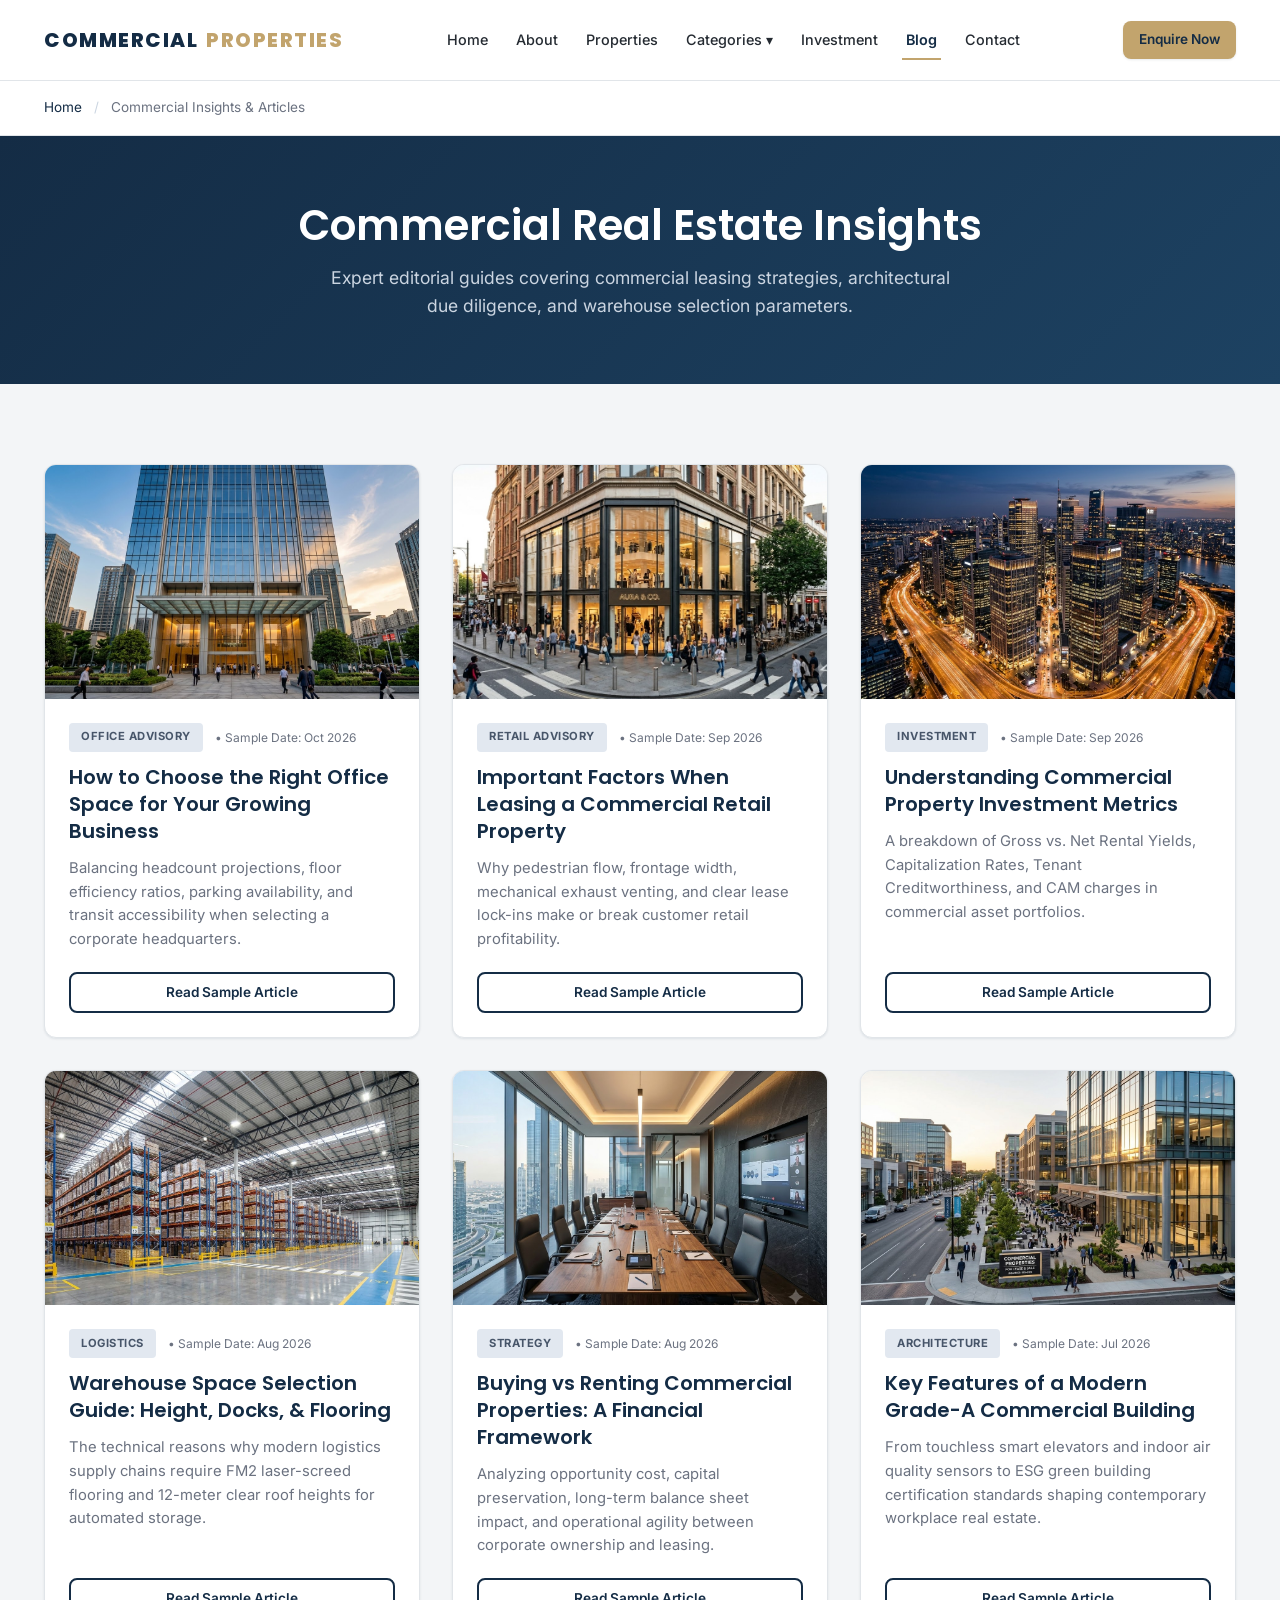
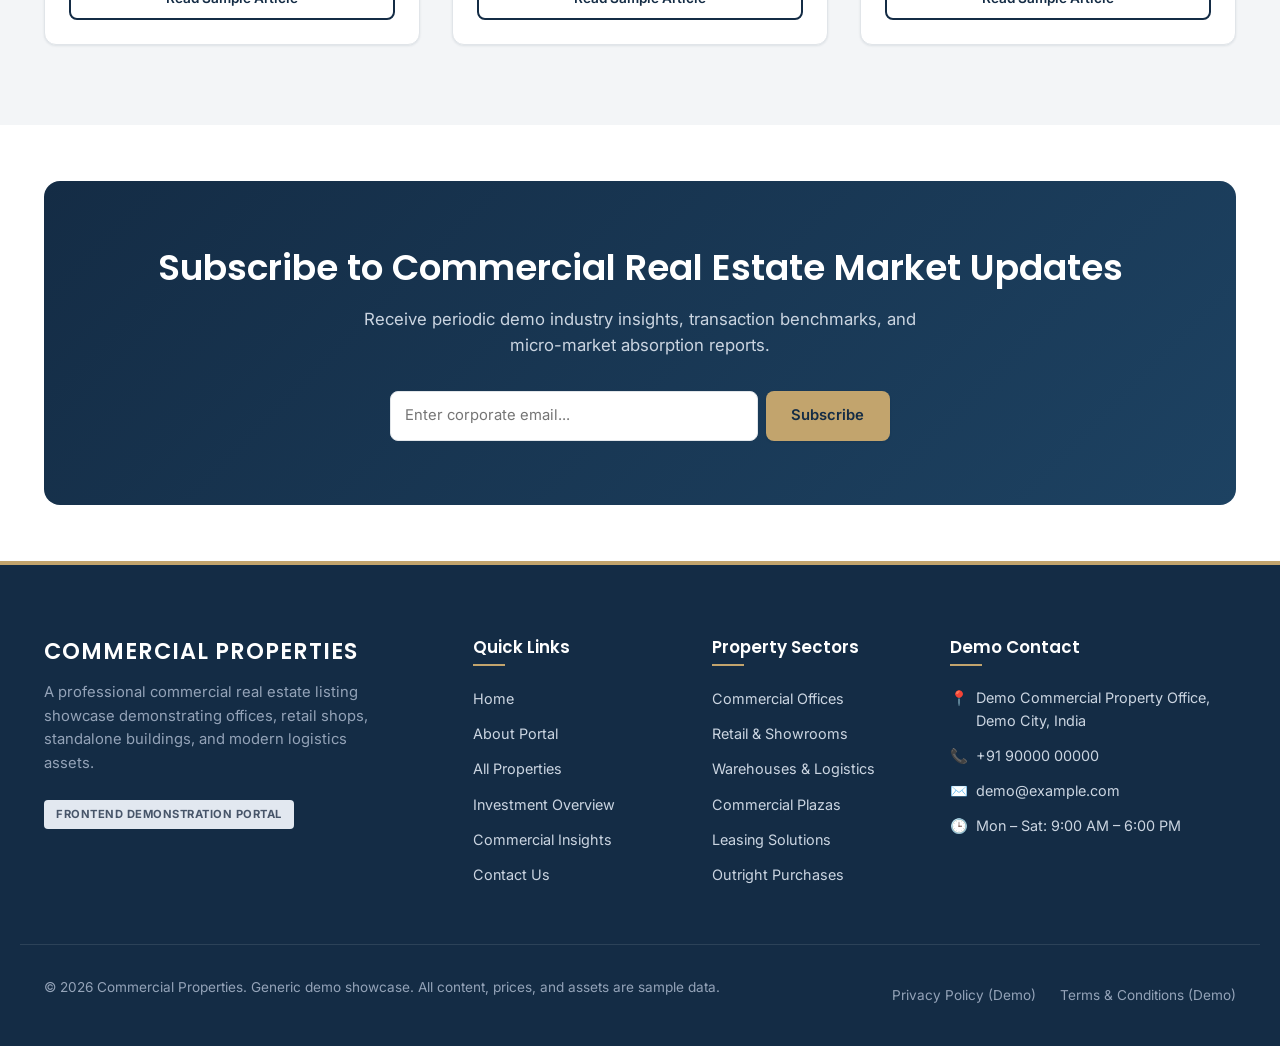
<file: blog.html>
<!DOCTYPE html>
<html lang="en">
<head>
  <meta charset="UTF-8">
  <meta name="viewport" content="width=device-width, initial-scale=1.0">
  <title>Commercial Real Estate Blog &amp; Insights | COMMERCIAL PROPERTIES</title>
  <meta name="description" content="In-depth guides, articles, and factors to consider when choosing commercial office spaces, leasing retail outlets, and warehouse selection.">
  <link rel="stylesheet" href="css/style.css">
  <link rel="preconnect" href="https://fonts.googleapis.com">
  <link rel="preconnect" href="https://fonts.gstatic.com" crossorigin>
  <link href="https://fonts.googleapis.com/css2?family=Inter:wght@400;500;600;700&family=Poppins:wght@600;700;800&display=swap" rel="stylesheet">
</head>
<body>

  <!-- Global Header -->
  <header class="site-header">
    <div class="header-container">
      <a href="index.html" class="site-logo">
        COMMERCIAL <span>PROPERTIES</span>
      </a>

      <nav class="site-nav" aria-label="Main Navigation">
        <a href="index.html" class="nav-link">Home</a>
        <a href="about.html" class="nav-link">About</a>
        <a href="properties.html" class="nav-link">Properties</a>
        <div class="nav-dropdown">
          <a href="#" class="nav-link" aria-haspopup="true">Categories ▾</a>
          <div class="dropdown-menu">
            <a href="office-spaces.html" class="dropdown-item">Office Spaces</a>
            <a href="retail.html" class="dropdown-item">Retail &amp; Showrooms</a>
            <a href="industrial.html" class="dropdown-item">Warehouses &amp; Industrial</a>
          </div>
        </div>
        <a href="investment.html" class="nav-link">Investment</a>
        <a href="blog.html" class="nav-link active">Blog</a>
        <a href="contact.html" class="nav-link">Contact</a>
      </nav>

      <div class="header-actions">
        <button type="button" class="btn btn-primary btn-sm" onclick="openEnquiryModal('Blog Advisory Inquiry')">Enquire Now</button>
        <button type="button" class="mobile-menu-toggle" aria-label="Toggle navigation" aria-expanded="false">
          <span class="hamburger-line"></span>
          <span class="hamburger-line"></span>
          <span class="hamburger-line"></span>
        </button>
      </div>
    </div>
  </header>

  <!-- Mobile Drawer -->
  <aside class="mobile-nav-drawer" aria-label="Mobile Navigation Drawer">
    <nav class="mobile-nav-list">
      <a href="index.html" class="mobile-nav-link">Home</a>
      <a href="about.html" class="mobile-nav-link">About</a>
      <a href="properties.html" class="mobile-nav-link">All Properties</a>
      <a href="office-spaces.html" class="mobile-nav-link">Office Spaces</a>
      <a href="retail.html" class="mobile-nav-link">Retail &amp; Showrooms</a>
      <a href="industrial.html" class="mobile-nav-link">Warehouses &amp; Industrial</a>
      <a href="investment.html" class="mobile-nav-link">Investment Guide</a>
      <a href="blog.html" class="mobile-nav-link active">Commercial Insights Blog</a>
      <a href="contact.html" class="mobile-nav-link">Contact &amp; Enquiry</a>
    </nav>
  </aside>

  <!-- Breadcrumbs -->
  <div class="breadcrumbs">
    <div class="container">
      <a href="index.html">Home</a>
      <span class="breadcrumb-separator">/</span>
      <span>Commercial Insights &amp; Articles</span>
    </div>
  </div>

  <main>
    <!-- Page Hero -->
    <section class="page-hero">
      <div class="container">
        <h1 class="page-hero-title">Commercial Real Estate Insights</h1>
        <p class="page-hero-subtitle">
          Expert editorial guides covering commercial leasing strategies, architectural due diligence, and warehouse selection parameters.
        </p>
      </div>
    </section>

    <!-- Blog Grid Section -->
    <section class="section section-bg-light">
      <div class="container">
        <div class="grid grid-cols-3">
          <!-- Article 1 -->
          <article class="blog-card">
            <div class="property-image-placeholder has-image">
              <img src="assets/images/office-01.jpg" alt="How to Choose Office Space" class="property-image">
            </div>
            <div class="blog-content">
              <div class="blog-meta">
                <span class="badge badge-demo">Office Advisory</span>
                <span>• Sample Date: Oct 2026</span>
              </div>
              <h3 class="blog-title">How to Choose the Right Office Space for Your Growing Business</h3>
              <p class="blog-excerpt">
                Balancing headcount projections, floor efficiency ratios, parking availability, and transit accessibility when selecting a corporate headquarters.
              </p>
              <button type="button" class="btn btn-outline btn-sm" onclick="openEnquiryModal('Read More: How to Choose Office Space')">Read Sample Article</button>
            </div>
          </article>

          <!-- Article 2 -->
          <article class="blog-card">
            <div class="property-image-placeholder has-image">
              <img src="assets/images/Shoppers_walking_past_retail_sto._a1f7f7ee.jpg" alt="Retail Property Factors" class="property-image">
            </div>
            <div class="blog-content">
              <div class="blog-meta">
                <span class="badge badge-demo">Retail Advisory</span>
                <span>• Sample Date: Sep 2026</span>
              </div>
              <h3 class="blog-title">Important Factors When Leasing a Commercial Retail Property</h3>
              <p class="blog-excerpt">
                Why pedestrian flow, frontage width, mechanical exhaust venting, and clear lease lock-ins make or break customer retail profitability.
              </p>
              <button type="button" class="btn btn-outline btn-sm" onclick="openEnquiryModal('Read More: Retail Leasing Factors')">Read Sample Article</button>
            </div>
          </article>

          <!-- Article 3 -->
          <article class="blog-card">
            <div class="property-image-placeholder has-image">
              <img src="assets/images/Commercial_district_twilight_dro._8659e175.jpg" alt="Commercial Real Estate Investment" class="property-image">
            </div>
            <div class="blog-content">
              <div class="blog-meta">
                <span class="badge badge-demo">Investment</span>
                <span>• Sample Date: Sep 2026</span>
              </div>
              <h3 class="blog-title">Understanding Commercial Property Investment Metrics</h3>
              <p class="blog-excerpt">
                A breakdown of Gross vs. Net Rental Yields, Capitalization Rates, Tenant Creditworthiness, and CAM charges in commercial asset portfolios.
              </p>
              <button type="button" class="btn btn-outline btn-sm" onclick="openEnquiryModal('Read More: Understanding Investment')">Read Sample Article</button>
            </div>
          </article>

          <!-- Article 4 -->
          <article class="blog-card">
            <div class="property-image-placeholder has-image">
              <img src="assets/images/Logistics_warehouse_interior_view_74acbbd0.jpg" alt="Warehouse Space Selection" class="property-image">
            </div>
            <div class="blog-content">
              <div class="blog-meta">
                <span class="badge badge-demo">Logistics</span>
                <span>• Sample Date: Aug 2026</span>
              </div>
              <h3 class="blog-title">Warehouse Space Selection Guide: Height, Docks, &amp; Flooring</h3>
              <p class="blog-excerpt">
                The technical reasons why modern logistics supply chains require FM2 laser-screed flooring and 12-meter clear roof heights for automated storage.
              </p>
              <button type="button" class="btn btn-outline btn-sm" onclick="openEnquiryModal('Read More: Warehouse Selection Guide')">Read Sample Article</button>
            </div>
          </article>

          <!-- Article 5 -->
          <article class="blog-card">
            <div class="property-image-placeholder has-image">
              <img src="assets/images/office-03.jpg" alt="Buying vs Renting Commercial Property" class="property-image">
            </div>
            <div class="blog-content">
              <div class="blog-meta">
                <span class="badge badge-demo">Strategy</span>
                <span>• Sample Date: Aug 2026</span>
              </div>
              <h3 class="blog-title">Buying vs Renting Commercial Properties: A Financial Framework</h3>
              <p class="blog-excerpt">
                Analyzing opportunity cost, capital preservation, long-term balance sheet impact, and operational agility between corporate ownership and leasing.
              </p>
              <button type="button" class="btn btn-outline btn-sm" onclick="openEnquiryModal('Read More: Buying vs Renting')">Read Sample Article</button>
            </div>
          </article>

          <!-- Article 6 -->
          <article class="blog-card">
            <div class="property-image-placeholder has-image">
              <img src="assets/images/COMMERCIAL_PROPERTIES_b782fce8.jpg" alt="Modern Grade-A Commercial Building" class="property-image">
            </div>
            <div class="blog-content">
              <div class="blog-meta">
                <span class="badge badge-demo">Architecture</span>
                <span>• Sample Date: Jul 2026</span>
              </div>
              <h3 class="blog-title">Key Features of a Modern Grade-A Commercial Building</h3>
              <p class="blog-excerpt">
                From touchless smart elevators and indoor air quality sensors to ESG green building certification standards shaping contemporary workplace real estate.
              </p>
              <button type="button" class="btn btn-outline btn-sm" onclick="openEnquiryModal('Read More: Modern Grade-A Features')">Read Sample Article</button>
            </div>
          </article>
        </div>
      </div>
    </section>

    <!-- Newsletter / Advisory Box -->
    <section class="section-sm section-bg-white">
      <div class="container">
        <div class="cta-banner">
          <h2>Subscribe to Commercial Real Estate Market Updates</h2>
          <p>Receive periodic demo industry insights, transaction benchmarks, and micro-market absorption reports.</p>
          <div style="max-width: 500px; margin: 0 auto; display: flex; gap: 0.5rem; flex-wrap: wrap;">
            <input type="email" class="form-control" placeholder="Enter corporate email..." style="flex: 1; min-width: 240px; background: #FFFFFF; color: #142C45;">
            <button type="button" class="btn btn-primary" onclick="alert('Demo subscription validated successfully.')">Subscribe</button>
          </div>
        </div>
      </div>
    </section>
  </main>

  <!-- Global Footer -->
  <footer class="site-footer">
    <div class="container footer-grid">
      <div class="footer-brand">
        <h3>COMMERCIAL PROPERTIES</h3>
        <p>A professional commercial real estate listing showcase demonstrating offices, retail shops, standalone buildings, and modern logistics assets.</p>
        <span class="badge badge-demo">Frontend Demonstration Portal</span>
      </div>

      <div>
        <h4 class="footer-title">Quick Links</h4>
        <ul class="footer-links">
          <li><a href="index.html">Home</a></li>
          <li><a href="about.html">About Portal</a></li>
          <li><a href="properties.html">All Properties</a></li>
          <li><a href="investment.html">Investment Overview</a></li>
          <li><a href="blog.html">Commercial Insights</a></li>
          <li><a href="contact.html">Contact Us</a></li>
        </ul>
      </div>

      <div>
        <h4 class="footer-title">Property Sectors</h4>
        <ul class="footer-links">
          <li><a href="office-spaces.html">Commercial Offices</a></li>
          <li><a href="retail.html">Retail &amp; Showrooms</a></li>
          <li><a href="industrial.html">Warehouses &amp; Logistics</a></li>
          <li><a href="properties.html?category=commercial-building">Commercial Plazas</a></li>
          <li><a href="properties.html?purpose=rent">Leasing Solutions</a></li>
          <li><a href="properties.html?purpose=buy">Outright Purchases</a></li>
        </ul>
      </div>

      <div>
        <h4 class="footer-title">Demo Contact</h4>
        <div class="footer-contact-item">
          <span>📍</span>
          <span>Demo Commercial Property Office, Demo City, India</span>
        </div>
        <div class="footer-contact-item">
          <span>📞</span>
          <span>+91 90000 00000</span>
        </div>
        <div class="footer-contact-item">
          <span>✉️</span>
          <span>demo@example.com</span>
        </div>
        <div class="footer-contact-item">
          <span>🕒</span>
          <span>Mon – Sat: 9:00 AM – 6:00 PM</span>
        </div>
      </div>
    </div>

    <div class="container footer-bottom">
      <p>© 2026 Commercial Properties. Generic demo showcase. All content, prices, and assets are sample data.</p>
      <div class="footer-bottom-links">
        <a href="about.html">Privacy Policy (Demo)</a>
        <a href="about.html">Terms &amp; Conditions (Demo)</a>
      </div>
    </div>
  </footer>

  <!-- Modal -->
  <div id="enquiryModal" class="modal-overlay" role="dialog" aria-modal="true">
    <div class="modal-container">
      <button type="button" class="modal-close-btn" aria-label="Close modal">&times;</button>
      <h3 style="font-size: 1.5rem; margin-bottom: 0.5rem;">Article Enquiry</h3>
      <p style="color: var(--color-muted); font-size: 0.9rem; margin-bottom: 1.5rem;">Demo enquiry form. No data is stored.</p>
      <div id="modalSuccessAlert" class="form-alert alert-success">✓ Enquiry validated successfully.</div>
      <form id="modalEnquiryForm">
        <div class="form-group" style="margin-bottom: 1rem;">
          <label class="form-label">Full Name *</label>
          <input type="text" name="fullName" class="form-control" placeholder="John Doe">
          <span class="form-feedback"></span>
        </div>
        <div class="form-row">
          <div class="form-group">
            <label class="form-label">Email Address *</label>
            <input type="email" name="email" class="form-control" placeholder="name@business.com">
            <span class="form-feedback"></span>
          </div>
          <div class="form-group">
            <label class="form-label">Phone Number *</label>
            <input type="tel" name="phone" class="form-control" placeholder="10-digit number">
            <span class="form-feedback"></span>
          </div>
        </div>
        <div class="form-group" style="margin-bottom: 1rem;">
          <label class="form-label">Topic of Interest</label>
          <input type="text" id="modalPropertyInterest" name="propertyInterest" class="form-control" value="Commercial Advisory">
        </div>
        <div class="form-group" style="margin-bottom: 1.5rem;">
          <label class="form-label">Message</label>
          <textarea name="message" class="form-control" rows="3" placeholder="Commercial requirement details..."></textarea>
        </div>
        <button type="submit" class="btn btn-navy btn-block">Submit Demo Enquiry</button>
      </form>
    </div>
  </div>

  <button id="backToTop" class="back-to-top" aria-label="Back to Top">↑</button>
  <script src="js/script.js"></script>
</body>
</html>
</file>
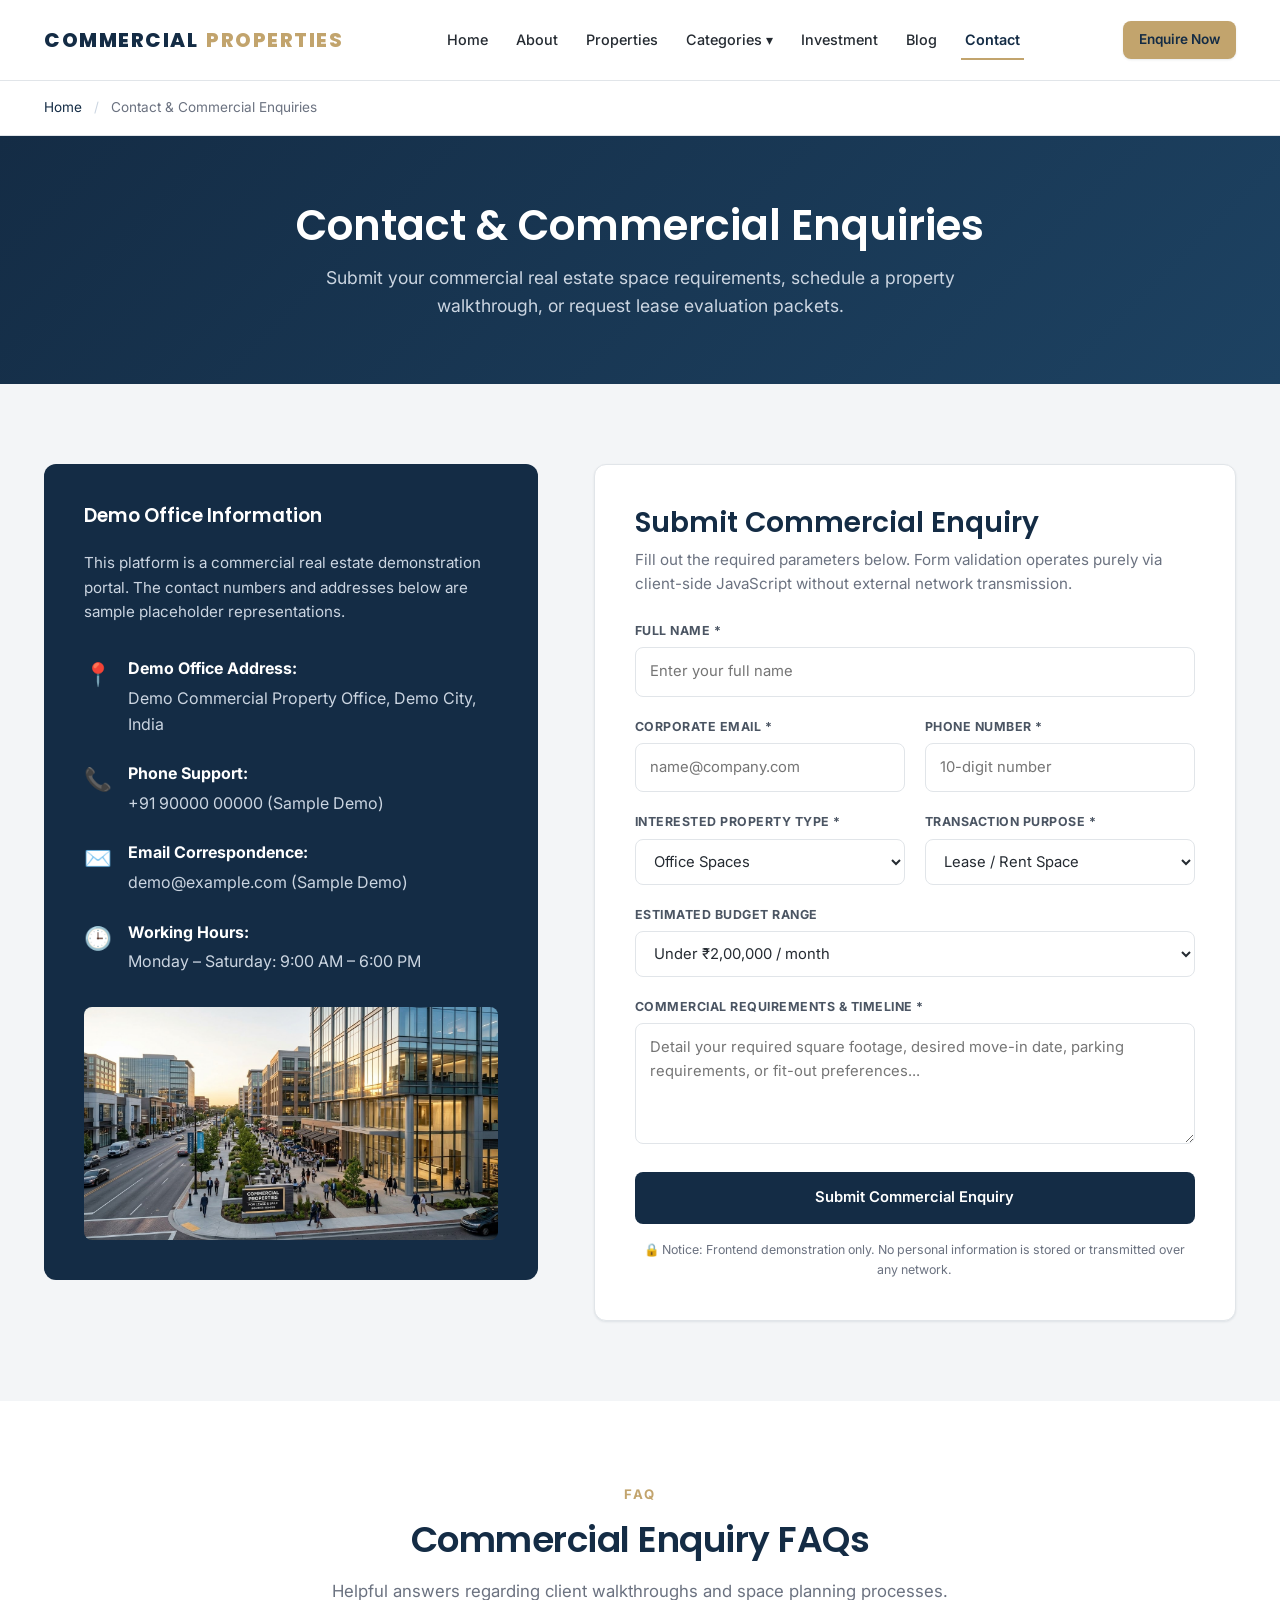
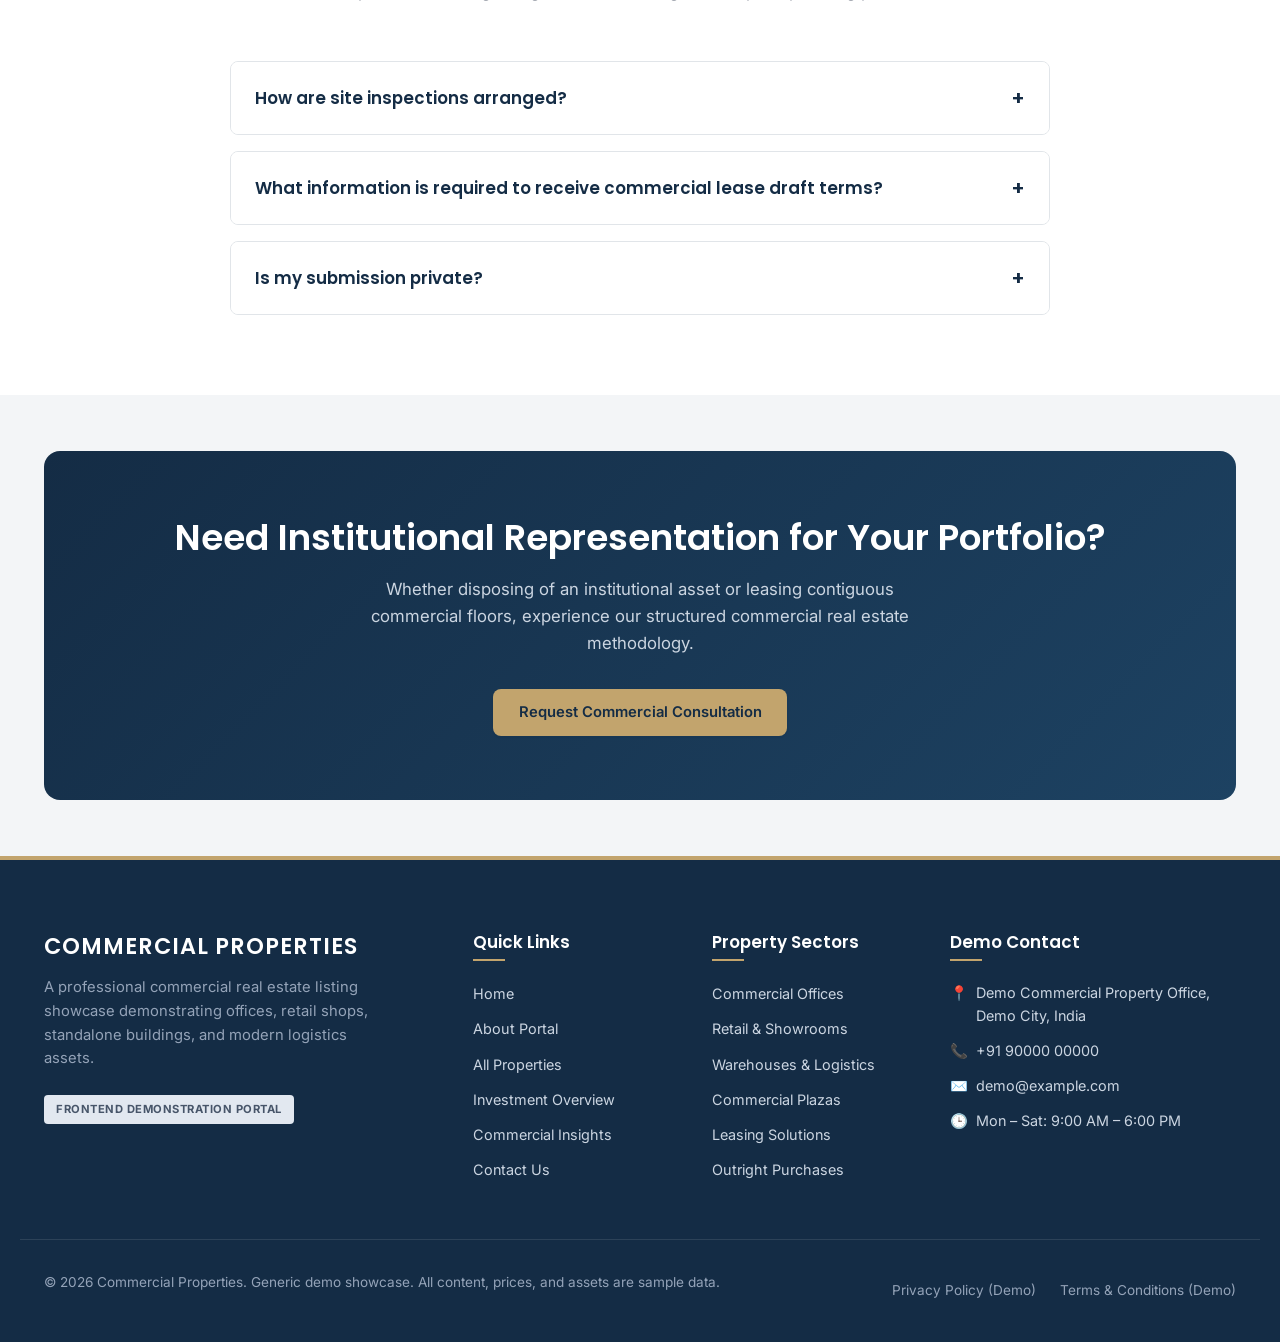
<file: contact.html>
<!DOCTYPE html>
<html lang="en">
<head>
  <meta charset="UTF-8">
  <meta name="viewport" content="width=device-width, initial-scale=1.0">
  <title>Contact Us &amp; Enquiries | COMMERCIAL PROPERTIES</title>
  <meta name="description" content="Connect with our commercial real estate advisory team for space planning, leasing terms, and property walkthroughs.">
  <link rel="stylesheet" href="css/style.css">
  <link rel="preconnect" href="https://fonts.googleapis.com">
  <link rel="preconnect" href="https://fonts.gstatic.com" crossorigin>
  <link href="https://fonts.googleapis.com/css2?family=Inter:wght@400;500;600;700&family=Poppins:wght@600;700;800&display=swap" rel="stylesheet">
</head>
<body>

  <!-- Global Header -->
  <header class="site-header">
    <div class="header-container">
      <a href="index.html" class="site-logo">
        COMMERCIAL <span>PROPERTIES</span>
      </a>

      <nav class="site-nav" aria-label="Main Navigation">
        <a href="index.html" class="nav-link">Home</a>
        <a href="about.html" class="nav-link">About</a>
        <a href="properties.html" class="nav-link">Properties</a>
        <div class="nav-dropdown">
          <a href="#" class="nav-link" aria-haspopup="true">Categories ▾</a>
          <div class="dropdown-menu">
            <a href="office-spaces.html" class="dropdown-item">Office Spaces</a>
            <a href="retail.html" class="dropdown-item">Retail &amp; Showrooms</a>
            <a href="industrial.html" class="dropdown-item">Warehouses &amp; Industrial</a>
          </div>
        </div>
        <a href="investment.html" class="nav-link">Investment</a>
        <a href="blog.html" class="nav-link">Blog</a>
        <a href="contact.html" class="nav-link active">Contact</a>
      </nav>

      <div class="header-actions">
        <button type="button" class="btn btn-primary btn-sm" onclick="openEnquiryModal('Direct Contact')">Enquire Now</button>
        <button type="button" class="mobile-menu-toggle" aria-label="Toggle navigation" aria-expanded="false">
          <span class="hamburger-line"></span>
          <span class="hamburger-line"></span>
          <span class="hamburger-line"></span>
        </button>
      </div>
    </div>
  </header>

  <!-- Mobile Drawer -->
  <aside class="mobile-nav-drawer" aria-label="Mobile Navigation Drawer">
    <nav class="mobile-nav-list">
      <a href="index.html" class="mobile-nav-link">Home</a>
      <a href="about.html" class="mobile-nav-link">About</a>
      <a href="properties.html" class="mobile-nav-link">All Properties</a>
      <a href="office-spaces.html" class="mobile-nav-link">Office Spaces</a>
      <a href="retail.html" class="mobile-nav-link">Retail &amp; Showrooms</a>
      <a href="industrial.html" class="mobile-nav-link">Warehouses &amp; Industrial</a>
      <a href="investment.html" class="mobile-nav-link">Investment Guide</a>
      <a href="blog.html" class="mobile-nav-link">Commercial Insights Blog</a>
      <a href="contact.html" class="mobile-nav-link active">Contact &amp; Enquiry</a>
    </nav>
  </aside>

  <!-- Breadcrumbs -->
  <div class="breadcrumbs">
    <div class="container">
      <a href="index.html">Home</a>
      <span class="breadcrumb-separator">/</span>
      <span>Contact &amp; Commercial Enquiries</span>
    </div>
  </div>

  <main>
    <!-- Page Hero -->
    <section class="page-hero">
      <div class="container">
        <h1 class="page-hero-title">Contact &amp; Commercial Enquiries</h1>
        <p class="page-hero-subtitle">
          Submit your commercial real estate space requirements, schedule a property walkthrough, or request lease evaluation packets.
        </p>
      </div>
    </section>

    <!-- Contact Content Layout -->
    <section class="section section-bg-light">
      <div class="container">
        <div class="contact-layout">
          <!-- Information Column -->
          <div>
            <div class="contact-info-card">
              <h3>Demo Office Information</h3>
              <p style="color: #CBD5E1; margin-bottom: 2rem; font-size: 0.95rem;">
                This platform is a commercial real estate demonstration portal. The contact numbers and addresses below are sample placeholder representations.
              </p>

              <div class="contact-info-list">
                <div class="contact-info-item">
                  <span class="contact-info-icon">📍</span>
                  <div>
                    <strong>Demo Office Address:</strong>
                    <p style="color: #CBD5E1; margin-top: 0.25rem;">Demo Commercial Property Office, Demo City, India</p>
                  </div>
                </div>

                <div class="contact-info-item">
                  <span class="contact-info-icon">📞</span>
                  <div>
                    <strong>Phone Support:</strong>
                    <p style="color: #CBD5E1; margin-top: 0.25rem;">+91 90000 00000 (Sample Demo)</p>
                  </div>
                </div>

                <div class="contact-info-item">
                  <span class="contact-info-icon">✉️</span>
                  <div>
                    <strong>Email Correspondence:</strong>
                    <p style="color: #CBD5E1; margin-top: 0.25rem;">demo@example.com (Sample Demo)</p>
                  </div>
                </div>

                <div class="contact-info-item">
                  <span class="contact-info-icon">🕒</span>
                  <div>
                    <strong>Working Hours:</strong>
                    <p style="color: #CBD5E1; margin-top: 0.25rem;">Monday – Saturday: 9:00 AM – 6:00 PM</p>
                  </div>
                </div>
              </div>

              <div class="property-image-placeholder has-image" style="border-radius: var(--radius-md); aspect-ratio: 16/9; background: #2A4365; border-color: rgba(255,255,255,0.1);">
                <img src="assets/images/COMMERCIAL_PROPERTIES_b782fce8.jpg" alt="Commercial Properties Headquarters" class="property-image">
              </div>
            </div>
          </div>

          <!-- Main Interactive Enquiry Form (Section 5 Page 10 Requirements) -->
          <div>
            <div class="form-card">
              <h2 style="font-size: 1.75rem; margin-bottom: 0.5rem;">Submit Commercial Enquiry</h2>
              <p style="color: var(--color-muted); font-size: 0.95rem; margin-bottom: 1.5rem;">
                Fill out the required parameters below. Form validation operates purely via client-side JavaScript without external network transmission.
              </p>

              <div class="form-alert alert-success">
                ✓ Thank you! Your commercial enquiry has been successfully validated.
              </div>

              <form class="validate-form">
                <div class="form-group" style="margin-bottom: 1.25rem;">
                  <label class="form-label" for="contactFullName">Full Name *</label>
                  <input type="text" id="contactFullName" name="fullName" class="form-control" placeholder="Enter your full name">
                  <span class="form-feedback"></span>
                </div>

                <div class="form-row">
                  <div class="form-group">
                    <label class="form-label" for="contactEmail">Corporate Email *</label>
                    <input type="email" id="contactEmail" name="email" class="form-control" placeholder="name@company.com">
                    <span class="form-feedback"></span>
                  </div>

                  <div class="form-group">
                    <label class="form-label" for="contactPhone">Phone Number *</label>
                    <input type="tel" id="contactPhone" name="phone" class="form-control" placeholder="10-digit number">
                    <span class="form-feedback"></span>
                  </div>
                </div>

                <div class="form-row">
                  <div class="form-group">
                    <label class="form-label" for="contactPropertyType">Interested Property Type *</label>
                    <select id="contactPropertyType" name="propertyType" class="form-control">
                      <option value="office">Office Spaces</option>
                      <option value="retail">Retail &amp; Showrooms</option>
                      <option value="industrial">Warehouses &amp; Industrial</option>
                      <option value="commercial-building">Commercial Buildings</option>
                      <option value="co-working">Co-working &amp; Business Centers</option>
                    </select>
                  </div>

                  <div class="form-group">
                    <label class="form-label" for="contactPurpose">Transaction Purpose *</label>
                    <select id="contactPurpose" name="purpose" class="form-control">
                      <option value="rent">Lease / Rent Space</option>
                      <option value="buy">Outright Acquisition / Buy</option>
                    </select>
                  </div>
                </div>

                <div class="form-group" style="margin-bottom: 1.25rem;">
                  <label class="form-label" for="contactBudget">Estimated Budget Range</label>
                  <select id="contactBudget" name="budget" class="form-control">
                    <option value="under-2l">Under ₹2,00,000 / month</option>
                    <option value="2l-5l">₹2,00,000 to ₹5,00,000 / month</option>
                    <option value="5l-15l">₹5,00,000 to ₹15,00,000 / month</option>
                    <option value="over-15l">Above ₹15,00,000 / month</option>
                    <option value="purchase-5cr">Purchase: Under ₹15 Crore</option>
                    <option value="purchase-15cr+">Purchase: Above ₹15 Crore</option>
                  </select>
                </div>

                <div class="form-group" style="margin-bottom: 1.75rem;">
                  <label class="form-label" for="contactMessage">Commercial Requirements &amp; Timeline *</label>
                  <textarea id="contactMessage" name="message" class="form-control" rows="4" placeholder="Detail your required square footage, desired move-in date, parking requirements, or fit-out preferences..."></textarea>
                  <span class="form-feedback"></span>
                </div>

                <button type="submit" class="btn btn-navy btn-block" style="padding: 0.9rem;">Submit Commercial Enquiry</button>
                <p style="font-size: 0.775rem; color: var(--color-muted); text-align: center; margin-top: 1rem;">
                  🔒 Notice: Frontend demonstration only. No personal information is stored or transmitted over any network.
                </p>
              </form>
            </div>
          </div>
        </div>
      </div>
    </section>

    <!-- Frequently Asked Questions -->
    <section class="section section-bg-white">
      <div class="container">
        <div class="section-header">
          <span class="section-subtitle">FAQ</span>
          <h2 class="section-title">Commercial Enquiry FAQs</h2>
          <p class="section-desc">Helpful answers regarding client walkthroughs and space planning processes.</p>
        </div>

        <div class="accordion">
          <div class="accordion-item">
            <button class="accordion-header" type="button">
              <span>How are site inspections arranged?</span>
              <span class="accordion-icon">+</span>
            </button>
            <div class="accordion-body">
              On a live platform, commercial site inspections are coordinated with the building facility manager or developer leasing director following initial qualification of spatial requirements and tenant covenant parameters.
            </div>
          </div>

          <div class="accordion-item">
            <button class="accordion-header" type="button">
              <span>What information is required to receive commercial lease draft terms?</span>
              <span class="accordion-icon">+</span>
            </button>
            <div class="accordion-body">
              Corporate entities typically submit a formal Request for Proposal (RFP) outlining target usable area, floorplate contiguous requirements, electrical load expectations, and desired tenure prior to receiving formal commercial terms.
            </div>
          </div>

          <div class="accordion-item">
            <button class="accordion-header" type="button">
              <span>Is my submission private?</span>
              <span class="accordion-icon">+</span>
            </button>
            <div class="accordion-body">
              Yes. This website operates strictly as a static frontend demo. Form submissions trigger client-side JavaScript validation logic only, without any external database transmission.
            </div>
          </div>
        </div>
      </div>
    </section>

    <!-- Business Enquiry CTA -->
    <section class="section-sm">
      <div class="container">
        <div class="cta-banner">
          <h2>Need Institutional Representation for Your Portfolio?</h2>
          <p>
            Whether disposing of an institutional asset or leasing contiguous commercial floors, experience our structured commercial real estate methodology.
          </p>
          <button type="button" class="btn btn-primary" onclick="openEnquiryModal('Institutional Representation')">Request Commercial Consultation</button>
        </div>
      </div>
    </section>
  </main>

  <!-- Global Footer -->
  <footer class="site-footer">
    <div class="container footer-grid">
      <div class="footer-brand">
        <h3>COMMERCIAL PROPERTIES</h3>
        <p>A professional commercial real estate listing showcase demonstrating offices, retail shops, standalone buildings, and modern logistics assets.</p>
        <span class="badge badge-demo">Frontend Demonstration Portal</span>
      </div>

      <div>
        <h4 class="footer-title">Quick Links</h4>
        <ul class="footer-links">
          <li><a href="index.html">Home</a></li>
          <li><a href="about.html">About Portal</a></li>
          <li><a href="properties.html">All Properties</a></li>
          <li><a href="investment.html">Investment Overview</a></li>
          <li><a href="blog.html">Commercial Insights</a></li>
          <li><a href="contact.html">Contact Us</a></li>
        </ul>
      </div>

      <div>
        <h4 class="footer-title">Property Sectors</h4>
        <ul class="footer-links">
          <li><a href="office-spaces.html">Commercial Offices</a></li>
          <li><a href="retail.html">Retail &amp; Showrooms</a></li>
          <li><a href="industrial.html">Warehouses &amp; Logistics</a></li>
          <li><a href="properties.html?category=commercial-building">Commercial Plazas</a></li>
          <li><a href="properties.html?purpose=rent">Leasing Solutions</a></li>
          <li><a href="properties.html?purpose=buy">Outright Purchases</a></li>
        </ul>
      </div>

      <div>
        <h4 class="footer-title">Demo Contact</h4>
        <div class="footer-contact-item">
          <span>📍</span>
          <span>Demo Commercial Property Office, Demo City, India</span>
        </div>
        <div class="footer-contact-item">
          <span>📞</span>
          <span>+91 90000 00000</span>
        </div>
        <div class="footer-contact-item">
          <span>✉️</span>
          <span>demo@example.com</span>
        </div>
        <div class="footer-contact-item">
          <span>🕒</span>
          <span>Mon – Sat: 9:00 AM – 6:00 PM</span>
        </div>
      </div>
    </div>

    <div class="container footer-bottom">
      <p>© 2026 Commercial Properties. Generic demo showcase. All content, prices, and assets are sample data.</p>
      <div class="footer-bottom-links">
        <a href="about.html">Privacy Policy (Demo)</a>
        <a href="about.html">Terms &amp; Conditions (Demo)</a>
      </div>
    </div>
  </footer>

  <!-- Modal -->
  <div id="enquiryModal" class="modal-overlay" role="dialog" aria-modal="true">
    <div class="modal-container">
      <button type="button" class="modal-close-btn" aria-label="Close modal">&times;</button>
      <h3 style="font-size: 1.5rem; margin-bottom: 0.5rem;">Commercial Enquiry</h3>
      <p style="color: var(--color-muted); font-size: 0.9rem; margin-bottom: 1.5rem;">Demo enquiry form. No data is stored.</p>
      <div id="modalSuccessAlert" class="form-alert alert-success">✓ Enquiry validated successfully.</div>
      <form id="modalEnquiryForm">
        <div class="form-group" style="margin-bottom: 1rem;">
          <label class="form-label">Full Name *</label>
          <input type="text" name="fullName" class="form-control" placeholder="John Doe">
          <span class="form-feedback"></span>
        </div>
        <div class="form-row">
          <div class="form-group">
            <label class="form-label">Email Address *</label>
            <input type="email" name="email" class="form-control" placeholder="name@business.com">
            <span class="form-feedback"></span>
          </div>
          <div class="form-group">
            <label class="form-label">Phone Number *</label>
            <input type="tel" name="phone" class="form-control" placeholder="10-digit number">
            <span class="form-feedback"></span>
          </div>
        </div>
        <div class="form-group" style="margin-bottom: 1rem;">
          <label class="form-label">Property Interest</label>
          <input type="text" id="modalPropertyInterest" name="propertyInterest" class="form-control" value="Commercial Advisory">
        </div>
        <div class="form-group" style="margin-bottom: 1.5rem;">
          <label class="form-label">Message</label>
          <textarea name="message" class="form-control" rows="3" placeholder="Commercial requirement details..."></textarea>
        </div>
        <button type="submit" class="btn btn-navy btn-block">Submit Demo Enquiry</button>
      </form>
    </div>
  </div>

  <button id="backToTop" class="back-to-top" aria-label="Back to Top">↑</button>
  <script src="js/script.js"></script>
</body>
</html>
</file>
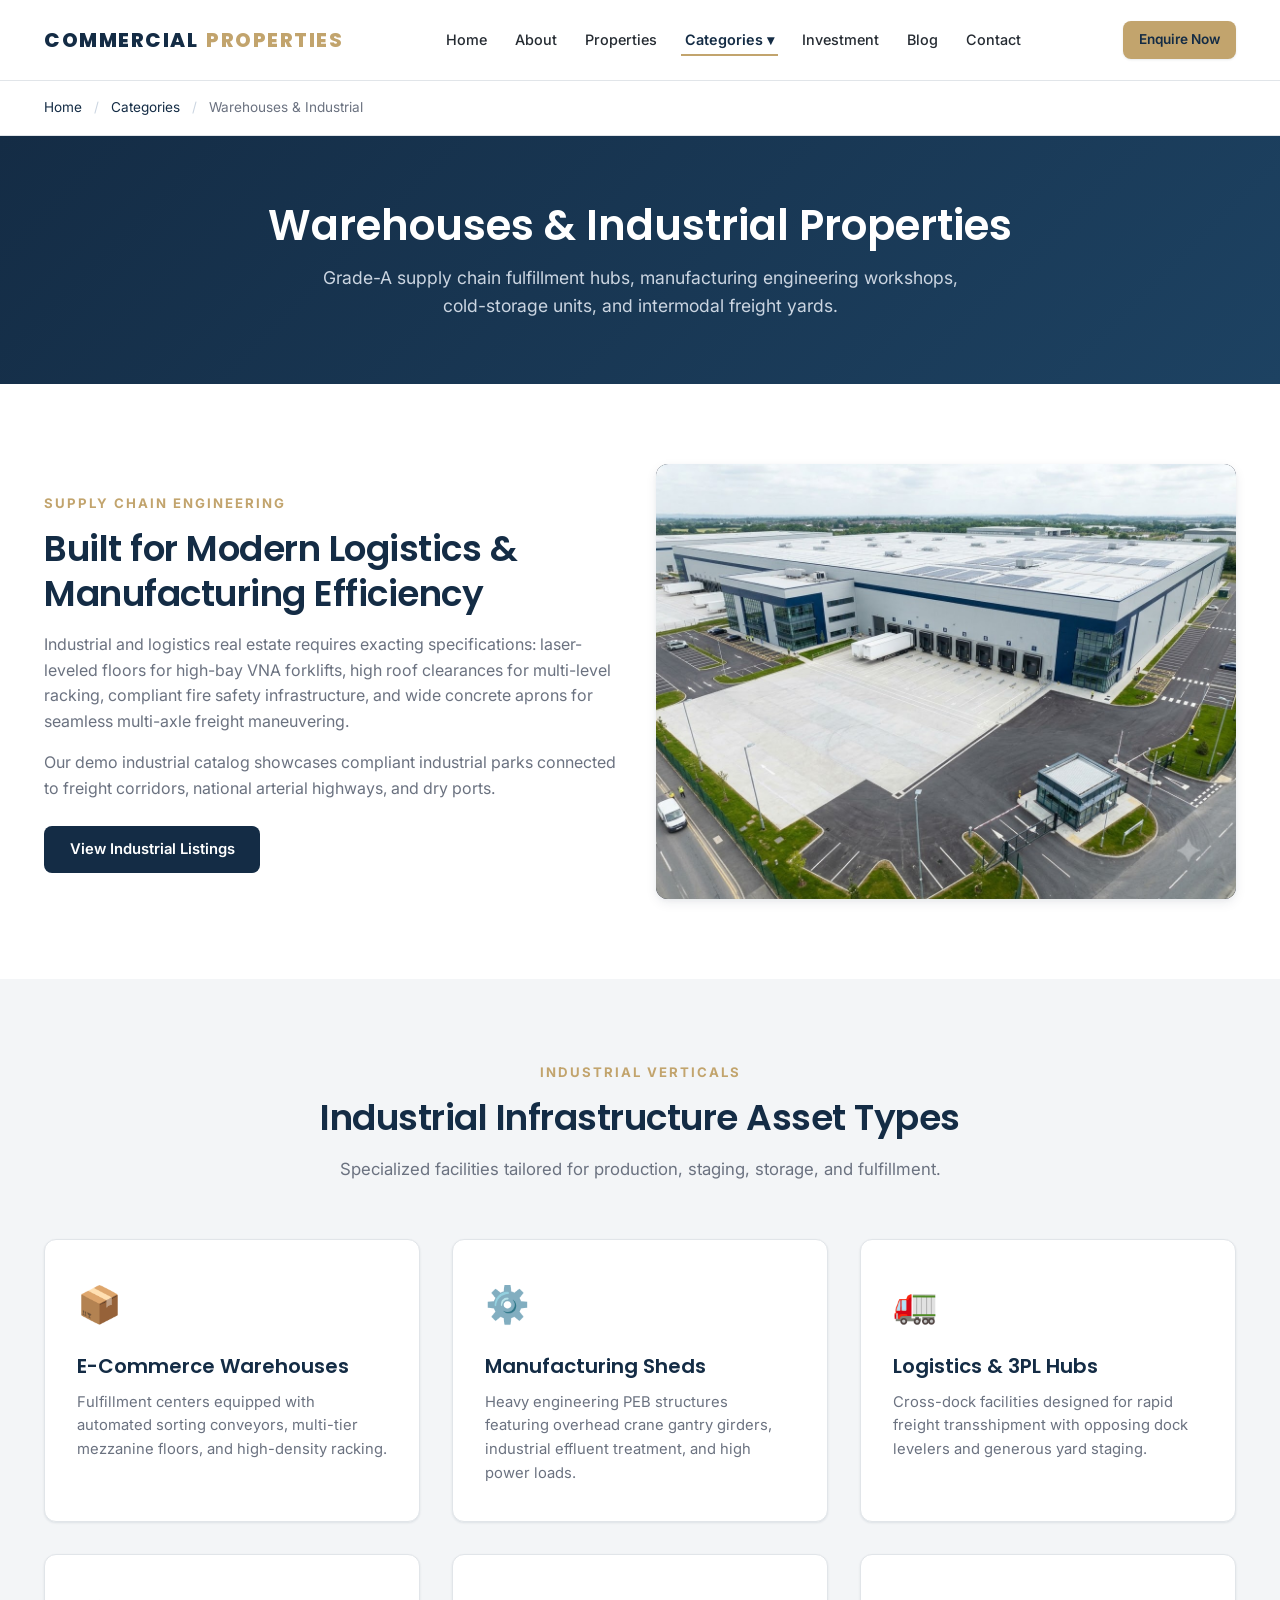
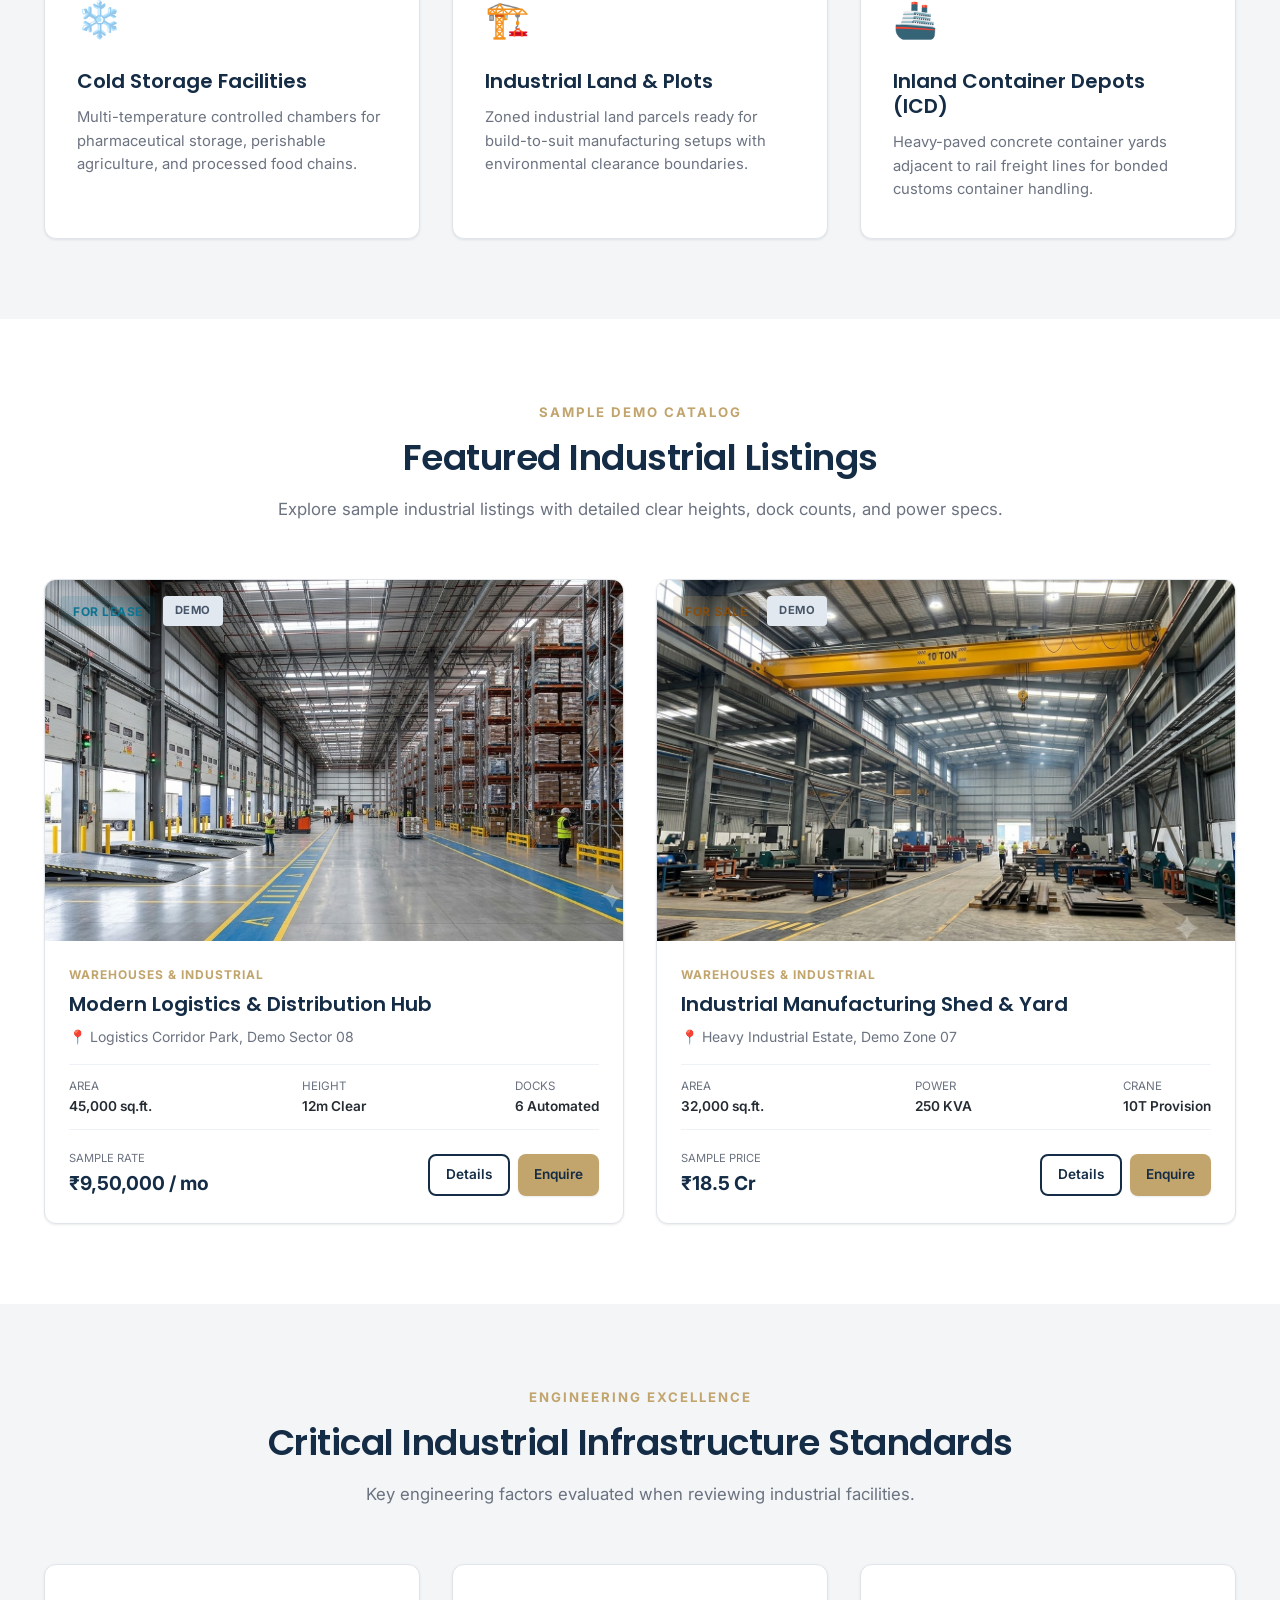
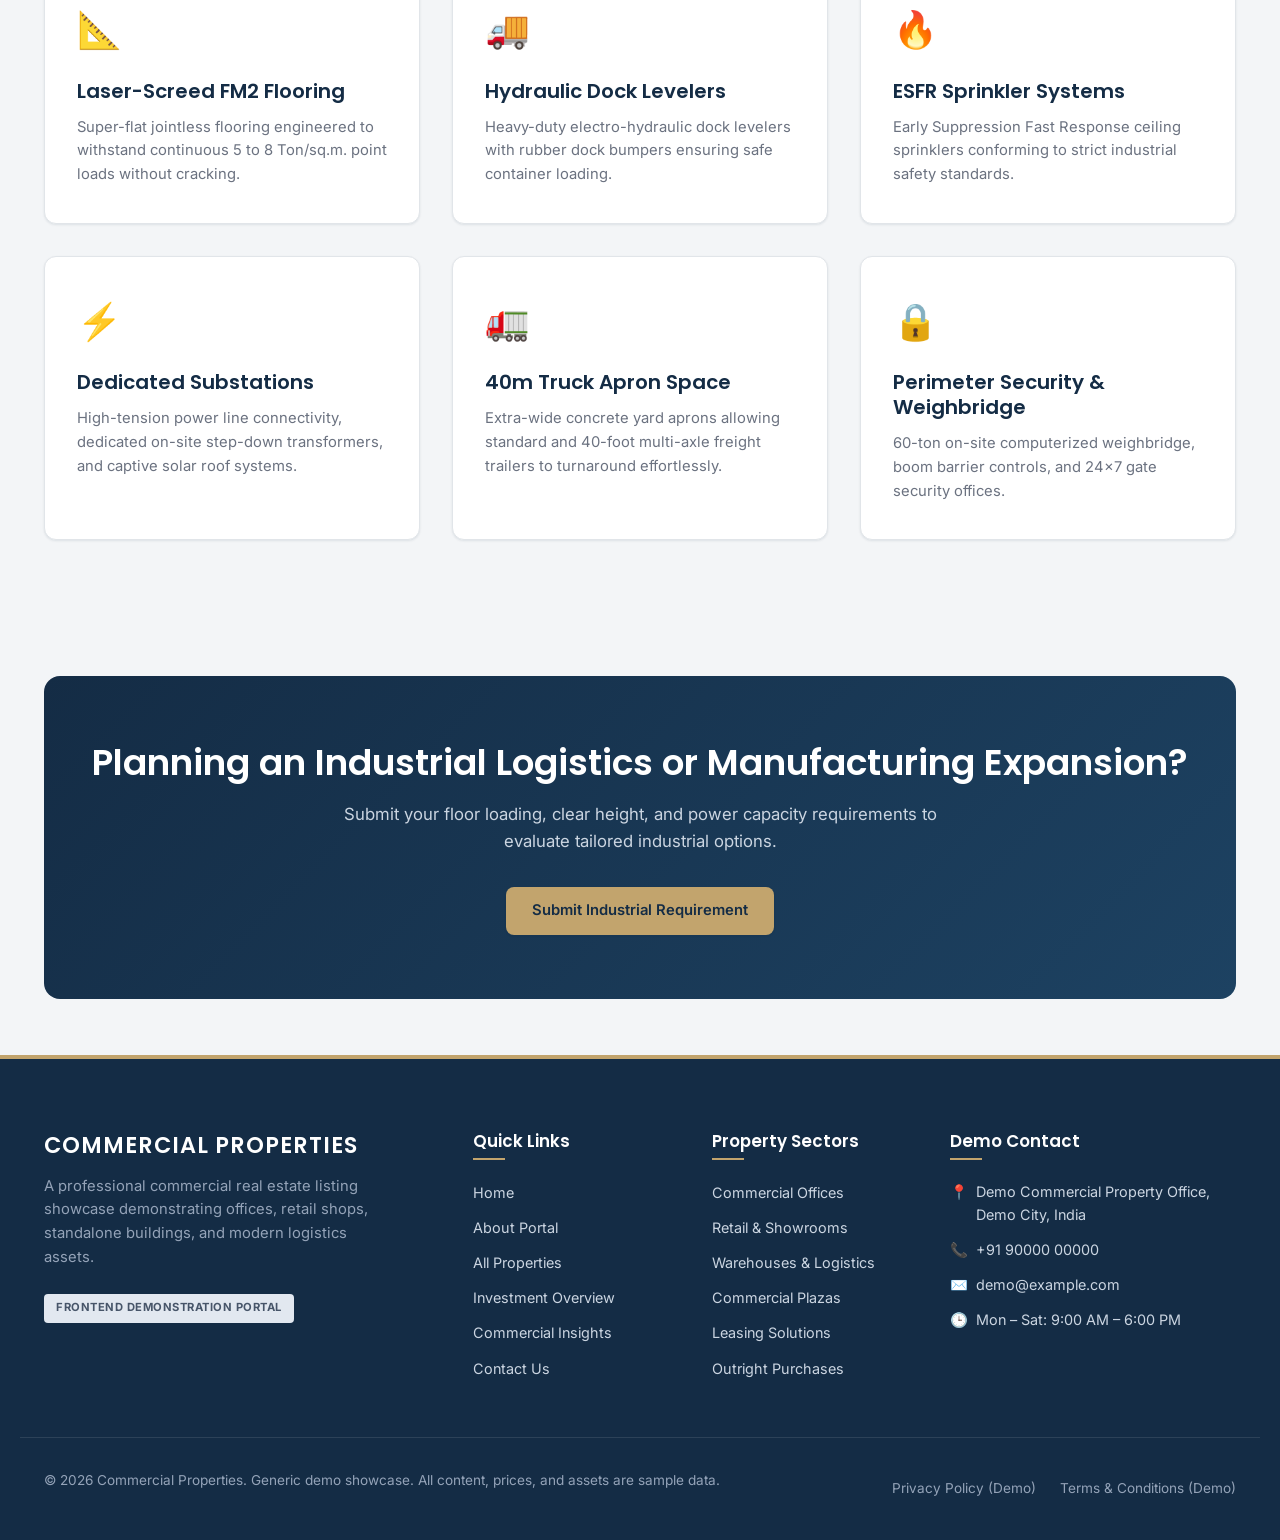
<file: industrial.html>
<!DOCTYPE html>
<html lang="en">
<head>
  <meta charset="UTF-8">
  <meta name="viewport" content="width=device-width, initial-scale=1.0">
  <title>Warehouses &amp; Industrial Properties | COMMERCIAL PROPERTIES</title>
  <meta name="description" content="Explore Grade-A logistics warehouses, manufacturing sheds, industrial land, and fulfillment centers with high clear heights and heavy loading docks.">
  <link rel="stylesheet" href="css/style.css">
  <link rel="preconnect" href="https://fonts.googleapis.com">
  <link rel="preconnect" href="https://fonts.gstatic.com" crossorigin>
  <link href="https://fonts.googleapis.com/css2?family=Inter:wght@400;500;600;700&family=Poppins:wght@600;700;800&display=swap" rel="stylesheet">
</head>
<body>

  <!-- Global Header -->
  <header class="site-header">
    <div class="header-container">
      <a href="index.html" class="site-logo">
        COMMERCIAL <span>PROPERTIES</span>
      </a>

      <nav class="site-nav" aria-label="Main Navigation">
        <a href="index.html" class="nav-link">Home</a>
        <a href="about.html" class="nav-link">About</a>
        <a href="properties.html" class="nav-link">Properties</a>
        <div class="nav-dropdown">
          <a href="#" class="nav-link active" aria-haspopup="true">Categories ▾</a>
          <div class="dropdown-menu">
            <a href="office-spaces.html" class="dropdown-item">Office Spaces</a>
            <a href="retail.html" class="dropdown-item">Retail &amp; Showrooms</a>
            <a href="industrial.html" class="dropdown-item">Warehouses &amp; Industrial</a>
          </div>
        </div>
        <a href="investment.html" class="nav-link">Investment</a>
        <a href="blog.html" class="nav-link">Blog</a>
        <a href="contact.html" class="nav-link">Contact</a>
      </nav>

      <div class="header-actions">
        <button type="button" class="btn btn-primary btn-sm" onclick="openEnquiryModal('Industrial Inquiry')">Enquire Now</button>
        <button type="button" class="mobile-menu-toggle" aria-label="Toggle navigation" aria-expanded="false">
          <span class="hamburger-line"></span>
          <span class="hamburger-line"></span>
          <span class="hamburger-line"></span>
        </button>
      </div>
    </div>
  </header>

  <!-- Mobile Drawer -->
  <aside class="mobile-nav-drawer" aria-label="Mobile Navigation Drawer">
    <nav class="mobile-nav-list">
      <a href="index.html" class="mobile-nav-link">Home</a>
      <a href="about.html" class="mobile-nav-link">About</a>
      <a href="properties.html" class="mobile-nav-link">All Properties</a>
      <a href="office-spaces.html" class="mobile-nav-link">Office Spaces</a>
      <a href="retail.html" class="mobile-nav-link">Retail &amp; Showrooms</a>
      <a href="industrial.html" class="mobile-nav-link active">Warehouses &amp; Industrial</a>
      <a href="investment.html" class="mobile-nav-link">Investment Guide</a>
      <a href="blog.html" class="mobile-nav-link">Commercial Insights Blog</a>
      <a href="contact.html" class="mobile-nav-link">Contact &amp; Enquiry</a>
    </nav>
  </aside>

  <!-- Breadcrumbs -->
  <div class="breadcrumbs">
    <div class="container">
      <a href="index.html">Home</a>
      <span class="breadcrumb-separator">/</span>
      <a href="properties.html">Categories</a>
      <span class="breadcrumb-separator">/</span>
      <span>Warehouses &amp; Industrial</span>
    </div>
  </div>

  <main>
    <!-- Industrial Property Hero -->
    <section class="page-hero">
      <div class="container">
        <h1 class="page-hero-title">Warehouses &amp; Industrial Properties</h1>
        <p class="page-hero-subtitle">
          Grade-A supply chain fulfillment hubs, manufacturing engineering workshops, cold-storage units, and intermodal freight yards.
        </p>
      </div>
    </section>

    <!-- Introduction Section -->
    <section class="section section-bg-white">
      <div class="container">
        <div class="grid grid-cols-2 items-center gap-4">
          <div>
            <span class="section-subtitle">Supply Chain Engineering</span>
            <h2 class="section-title">Built for Modern Logistics &amp; Manufacturing Efficiency</h2>
            <p style="color: var(--color-muted); margin-bottom: 1rem;">
              Industrial and logistics real estate requires exacting specifications: laser-leveled floors for high-bay VNA forklifts, high roof clearances for multi-level racking, compliant fire safety infrastructure, and wide concrete aprons for seamless multi-axle freight maneuvering.
            </p>
            <p style="color: var(--color-muted); margin-bottom: 1.5rem;">
              Our demo industrial catalog showcases compliant industrial parks connected to freight corridors, national arterial highways, and dry ports.
            </p>
            <a href="#industrialListings" class="btn btn-navy">View Industrial Listings</a>
          </div>
          <div>
            <div class="property-image-placeholder has-image" style="border-radius: var(--radius-lg); aspect-ratio: 4/3; box-shadow: var(--shadow-md);">
              <img src="assets/images/Warehouse_loading_docks_and_trai._601b4b94.jpg" alt="Logistics Park & Automated Docks" class="property-image">
            </div>
          </div>
        </div>
      </div>
    </section>

    <!-- Industrial Segments: Warehouses, Industrial sheds, Logistics, Storage, Manufacturing, Land -->
    <section class="section section-bg-light">
      <div class="container">
        <div class="section-header">
          <span class="section-subtitle">Industrial Verticals</span>
          <h2 class="section-title">Industrial Infrastructure Asset Types</h2>
          <p class="section-desc">Specialized facilities tailored for production, staging, storage, and fulfillment.</p>
        </div>

        <div class="grid grid-cols-3">
          <div class="feature-box">
            <div class="feature-icon">📦</div>
            <h3 class="feature-title">E-Commerce Warehouses</h3>
            <p class="feature-desc">Fulfillment centers equipped with automated sorting conveyors, multi-tier mezzanine floors, and high-density racking.</p>
          </div>

          <div class="feature-box">
            <div class="feature-icon">⚙️</div>
            <h3 class="feature-title">Manufacturing Sheds</h3>
            <p class="feature-desc">Heavy engineering PEB structures featuring overhead crane gantry girders, industrial effluent treatment, and high power loads.</p>
          </div>

          <div class="feature-box">
            <div class="feature-icon">🚛</div>
            <h3 class="feature-title">Logistics &amp; 3PL Hubs</h3>
            <p class="feature-desc">Cross-dock facilities designed for rapid freight transshipment with opposing dock levelers and generous yard staging.</p>
          </div>

          <div class="feature-box">
            <div class="feature-icon">❄️</div>
            <h3 class="feature-title">Cold Storage Facilities</h3>
            <p class="feature-desc">Multi-temperature controlled chambers for pharmaceutical storage, perishable agriculture, and processed food chains.</p>
          </div>

          <div class="feature-box">
            <div class="feature-icon">🏗️</div>
            <h3 class="feature-title">Industrial Land &amp; Plots</h3>
            <p class="feature-desc">Zoned industrial land parcels ready for build-to-suit manufacturing setups with environmental clearance boundaries.</p>
          </div>

          <div class="feature-box">
            <div class="feature-icon">🚢</div>
            <h3 class="feature-title">Inland Container Depots (ICD)</h3>
            <p class="feature-desc">Heavy-paved concrete container yards adjacent to rail freight lines for bonded customs container handling.</p>
          </div>
        </div>
      </div>
    </section>

    <!-- Featured Industrial Listings -->
    <section id="industrialListings" class="section section-bg-white">
      <div class="container">
        <div class="section-header">
          <span class="section-subtitle">Sample Demo Catalog</span>
          <h2 class="section-title">Featured Industrial Listings</h2>
          <p class="section-desc">Explore sample industrial listings with detailed clear heights, dock counts, and power specs.</p>
        </div>

        <div class="grid grid-cols-2">
          <!-- Industrial 1 -->
          <article class="property-card">
            <div class="card-image-wrap">
              <div class="card-badges">
                <span class="badge badge-rent">For Lease</span>
                <span class="badge badge-demo">Demo</span>
              </div>
              <div class="property-image-placeholder has-image">
                <img src="assets/images/Logistics_warehouse_with_loading._6003171f.jpg" alt="Modern Logistics & Distribution Hub" class="property-image">
              </div>
            </div>
            <div class="card-content">
              <div class="card-category-tag">Warehouses &amp; Industrial</div>
              <h3 class="card-title"><a href="property-details.html?id=CP-103">Modern Logistics &amp; Distribution Hub</a></h3>
              <p class="card-location">📍 Logistics Corridor Park, Demo Sector 08</p>
              <div class="card-specs-row">
                <div class="spec-item"><span class="spec-label">Area</span><span class="spec-val">45,000 sq.ft.</span></div>
                <div class="spec-item"><span class="spec-label">Height</span><span class="spec-val">12m Clear</span></div>
                <div class="spec-item"><span class="spec-label">Docks</span><span class="spec-val">6 Automated</span></div>
              </div>
              <div class="card-footer">
                <div class="card-price-wrap">
                  <span class="card-price-label">Sample Rate</span>
                  <span class="card-price-val">₹9,50,000 / mo</span>
                </div>
                <div class="card-actions">
                  <a href="property-details.html?id=CP-103" class="btn btn-outline btn-sm">Details</a>
                  <button type="button" class="btn btn-primary btn-sm" onclick="openEnquiryModal('Modern Logistics Distribution Hub')">Enquire</button>
                </div>
              </div>
            </div>
          </article>

          <!-- Industrial 2 -->
          <article class="property-card">
            <div class="card-image-wrap">
              <div class="card-badges">
                <span class="badge badge-buy">For Sale</span>
                <span class="badge badge-demo">Demo</span>
              </div>
              <div class="property-image-placeholder has-image">
                <img src="assets/images/Industrial_manufacturing_shed_wi._4c04c6f2.jpg" alt="Industrial Manufacturing Shed & Yard" class="property-image">
              </div>
            </div>
            <div class="card-content">
              <div class="card-category-tag">Warehouses &amp; Industrial</div>
              <h3 class="card-title"><a href="property-details.html?id=CP-107">Industrial Manufacturing Shed &amp; Yard</a></h3>
              <p class="card-location">📍 Heavy Industrial Estate, Demo Zone 07</p>
              <div class="card-specs-row">
                <div class="spec-item"><span class="spec-label">Area</span><span class="spec-val">32,000 sq.ft.</span></div>
                <div class="spec-item"><span class="spec-label">Power</span><span class="spec-val">250 KVA</span></div>
                <div class="spec-item"><span class="spec-label">Crane</span><span class="spec-val">10T Provision</span></div>
              </div>
              <div class="card-footer">
                <div class="card-price-wrap">
                  <span class="card-price-label">Sample Price</span>
                  <span class="card-price-val">₹18.5 Cr</span>
                </div>
                <div class="card-actions">
                  <a href="property-details.html?id=CP-107" class="btn btn-outline btn-sm">Details</a>
                  <button type="button" class="btn btn-primary btn-sm" onclick="openEnquiryModal('Industrial Manufacturing Shed')">Enquire</button>
                </div>
              </div>
            </div>
          </article>
        </div>
      </div>
    </section>

    <!-- Technical Demo Specifications Section -->
    <section class="section section-bg-light">
      <div class="container">
        <div class="section-header">
          <span class="section-subtitle">Engineering Excellence</span>
          <h2 class="section-title">Critical Industrial Infrastructure Standards</h2>
          <p class="section-desc">Key engineering factors evaluated when reviewing industrial facilities.</p>
        </div>

        <div class="grid grid-cols-3">
          <div class="feature-box">
            <div class="feature-icon">📐</div>
            <h4 class="feature-title">Laser-Screed FM2 Flooring</h4>
            <p class="feature-desc">Super-flat jointless flooring engineered to withstand continuous 5 to 8 Ton/sq.m. point loads without cracking.</p>
          </div>

          <div class="feature-box">
            <div class="feature-icon">🚚</div>
            <h4 class="feature-title">Hydraulic Dock Levelers</h4>
            <p class="feature-desc">Heavy-duty electro-hydraulic dock levelers with rubber dock bumpers ensuring safe container loading.</p>
          </div>

          <div class="feature-box">
            <div class="feature-icon">🔥</div>
            <h4 class="feature-title">ESFR Sprinkler Systems</h4>
            <p class="feature-desc">Early Suppression Fast Response ceiling sprinklers conforming to strict industrial safety standards.</p>
          </div>

          <div class="feature-box">
            <div class="feature-icon">⚡</div>
            <h4 class="feature-title">Dedicated Substations</h4>
            <p class="feature-desc">High-tension power line connectivity, dedicated on-site step-down transformers, and captive solar roof systems.</p>
          </div>

          <div class="feature-box">
            <div class="feature-icon">🚛</div>
            <h4 class="feature-title">40m Truck Apron Space</h4>
            <p class="feature-desc">Extra-wide concrete yard aprons allowing standard and 40-foot multi-axle freight trailers to turnaround effortlessly.</p>
          </div>

          <div class="feature-box">
            <div class="feature-icon">🔒</div>
            <h4 class="feature-title">Perimeter Security &amp; Weighbridge</h4>
            <p class="feature-desc">60-ton on-site computerized weighbridge, boom barrier controls, and 24x7 gate security offices.</p>
          </div>
        </div>
      </div>
    </section>

    <!-- Industrial CTA -->
    <section class="section-sm">
      <div class="container">
        <div class="cta-banner">
          <h2>Planning an Industrial Logistics or Manufacturing Expansion?</h2>
          <p>
            Submit your floor loading, clear height, and power capacity requirements to evaluate tailored industrial options.
          </p>
          <button type="button" class="btn btn-primary" onclick="openEnquiryModal('Industrial Requirement')">Submit Industrial Requirement</button>
        </div>
      </div>
    </section>
  </main>

  <!-- Global Footer -->
  <footer class="site-footer">
    <div class="container footer-grid">
      <div class="footer-brand">
        <h3>COMMERCIAL PROPERTIES</h3>
        <p>A professional commercial real estate listing showcase demonstrating offices, retail shops, standalone buildings, and modern logistics assets.</p>
        <span class="badge badge-demo">Frontend Demonstration Portal</span>
      </div>

      <div>
        <h4 class="footer-title">Quick Links</h4>
        <ul class="footer-links">
          <li><a href="index.html">Home</a></li>
          <li><a href="about.html">About Portal</a></li>
          <li><a href="properties.html">All Properties</a></li>
          <li><a href="investment.html">Investment Overview</a></li>
          <li><a href="blog.html">Commercial Insights</a></li>
          <li><a href="contact.html">Contact Us</a></li>
        </ul>
      </div>

      <div>
        <h4 class="footer-title">Property Sectors</h4>
        <ul class="footer-links">
          <li><a href="office-spaces.html">Commercial Offices</a></li>
          <li><a href="retail.html">Retail &amp; Showrooms</a></li>
          <li><a href="industrial.html">Warehouses &amp; Logistics</a></li>
          <li><a href="properties.html?category=commercial-building">Commercial Plazas</a></li>
          <li><a href="properties.html?purpose=rent">Leasing Solutions</a></li>
          <li><a href="properties.html?purpose=buy">Outright Purchases</a></li>
        </ul>
      </div>

      <div>
        <h4 class="footer-title">Demo Contact</h4>
        <div class="footer-contact-item">
          <span>📍</span>
          <span>Demo Commercial Property Office, Demo City, India</span>
        </div>
        <div class="footer-contact-item">
          <span>📞</span>
          <span>+91 90000 00000</span>
        </div>
        <div class="footer-contact-item">
          <span>✉️</span>
          <span>demo@example.com</span>
        </div>
        <div class="footer-contact-item">
          <span>🕒</span>
          <span>Mon – Sat: 9:00 AM – 6:00 PM</span>
        </div>
      </div>
    </div>

    <div class="container footer-bottom">
      <p>© 2026 Commercial Properties. Generic demo showcase. All content, prices, and assets are sample data.</p>
      <div class="footer-bottom-links">
        <a href="about.html">Privacy Policy (Demo)</a>
        <a href="about.html">Terms &amp; Conditions (Demo)</a>
      </div>
    </div>
  </footer>

  <!-- Modal -->
  <div id="enquiryModal" class="modal-overlay" role="dialog" aria-modal="true">
    <div class="modal-container">
      <button type="button" class="modal-close-btn" aria-label="Close modal">&times;</button>
      <h3 style="font-size: 1.5rem; margin-bottom: 0.5rem;">Industrial Space Enquiry</h3>
      <p style="color: var(--color-muted); font-size: 0.9rem; margin-bottom: 1.5rem;">Demo enquiry form. No data is stored.</p>
      <div id="modalSuccessAlert" class="form-alert alert-success">✓ Enquiry validated successfully.</div>
      <form id="modalEnquiryForm">
        <div class="form-group" style="margin-bottom: 1rem;">
          <label class="form-label">Full Name *</label>
          <input type="text" name="fullName" class="form-control" placeholder="John Doe">
          <span class="form-feedback"></span>
        </div>
        <div class="form-row">
          <div class="form-group">
            <label class="form-label">Email Address *</label>
            <input type="email" name="email" class="form-control" placeholder="name@business.com">
            <span class="form-feedback"></span>
          </div>
          <div class="form-group">
            <label class="form-label">Phone Number *</label>
            <input type="tel" name="phone" class="form-control" placeholder="10-digit number">
            <span class="form-feedback"></span>
          </div>
        </div>
        <div class="form-group" style="margin-bottom: 1rem;">
          <label class="form-label">Property Interest</label>
          <input type="text" id="modalPropertyInterest" name="propertyInterest" class="form-control" value="Warehouse & Industrial">
        </div>
        <div class="form-group" style="margin-bottom: 1.5rem;">
          <label class="form-label">Message</label>
          <textarea name="message" class="form-control" rows="3" placeholder="Clear height, power load, dock requirements..."></textarea>
        </div>
        <button type="submit" class="btn btn-navy btn-block">Submit Demo Enquiry</button>
      </form>
    </div>
  </div>

  <button id="backToTop" class="back-to-top" aria-label="Back to Top">↑</button>
  <script src="js/script.js"></script>
</body>
</html>
</file>
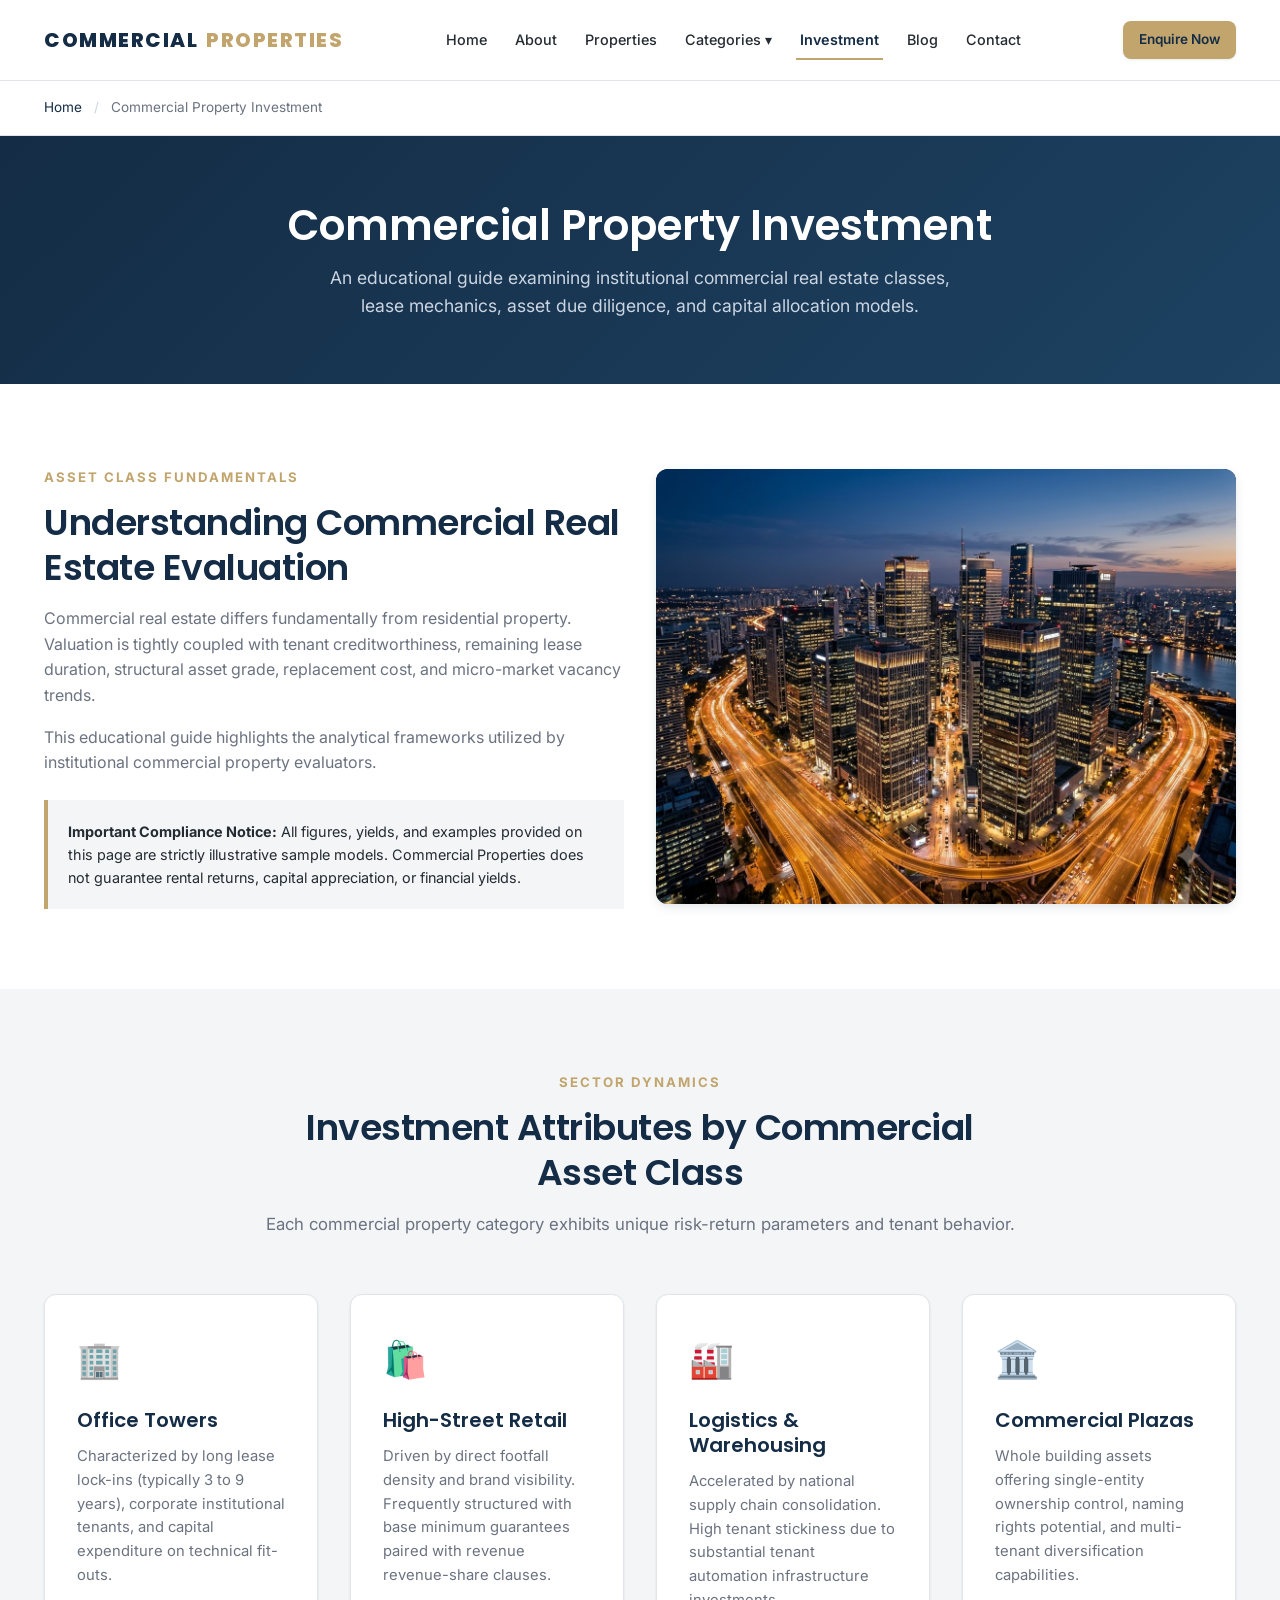
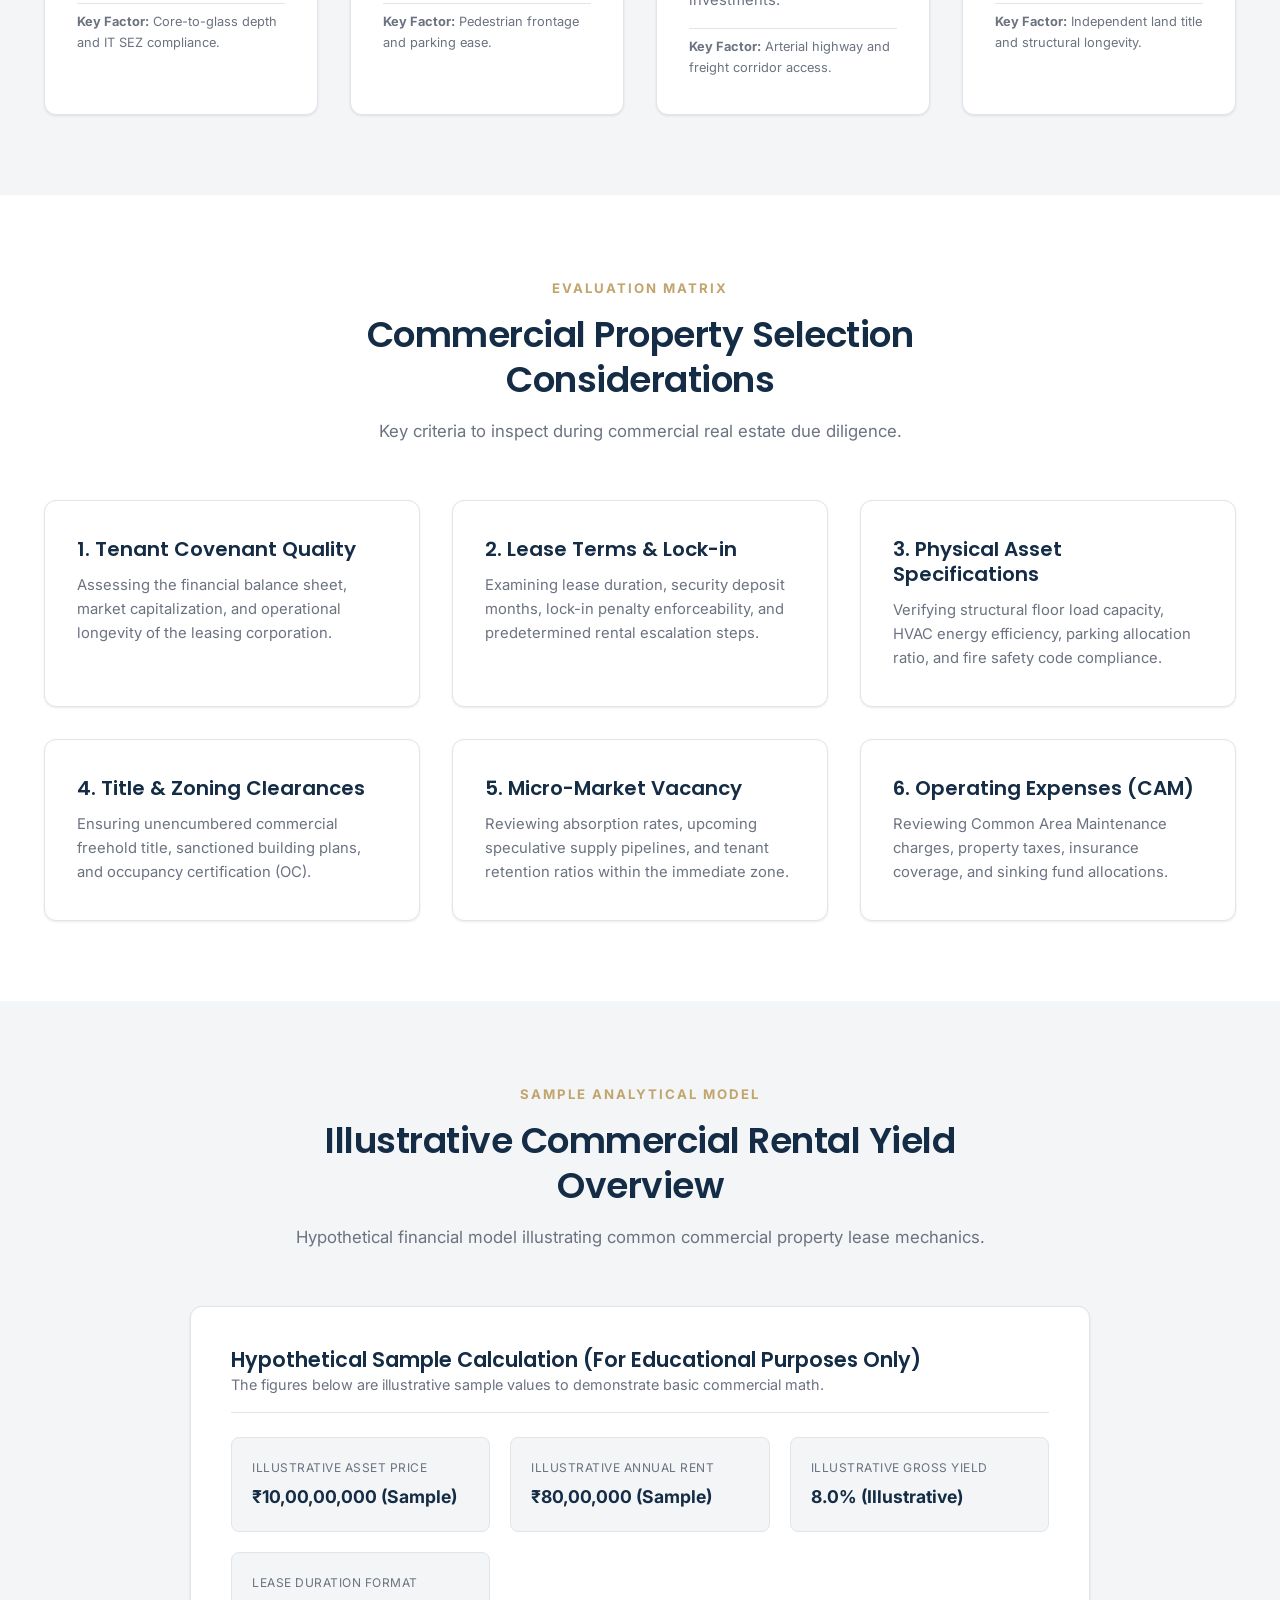
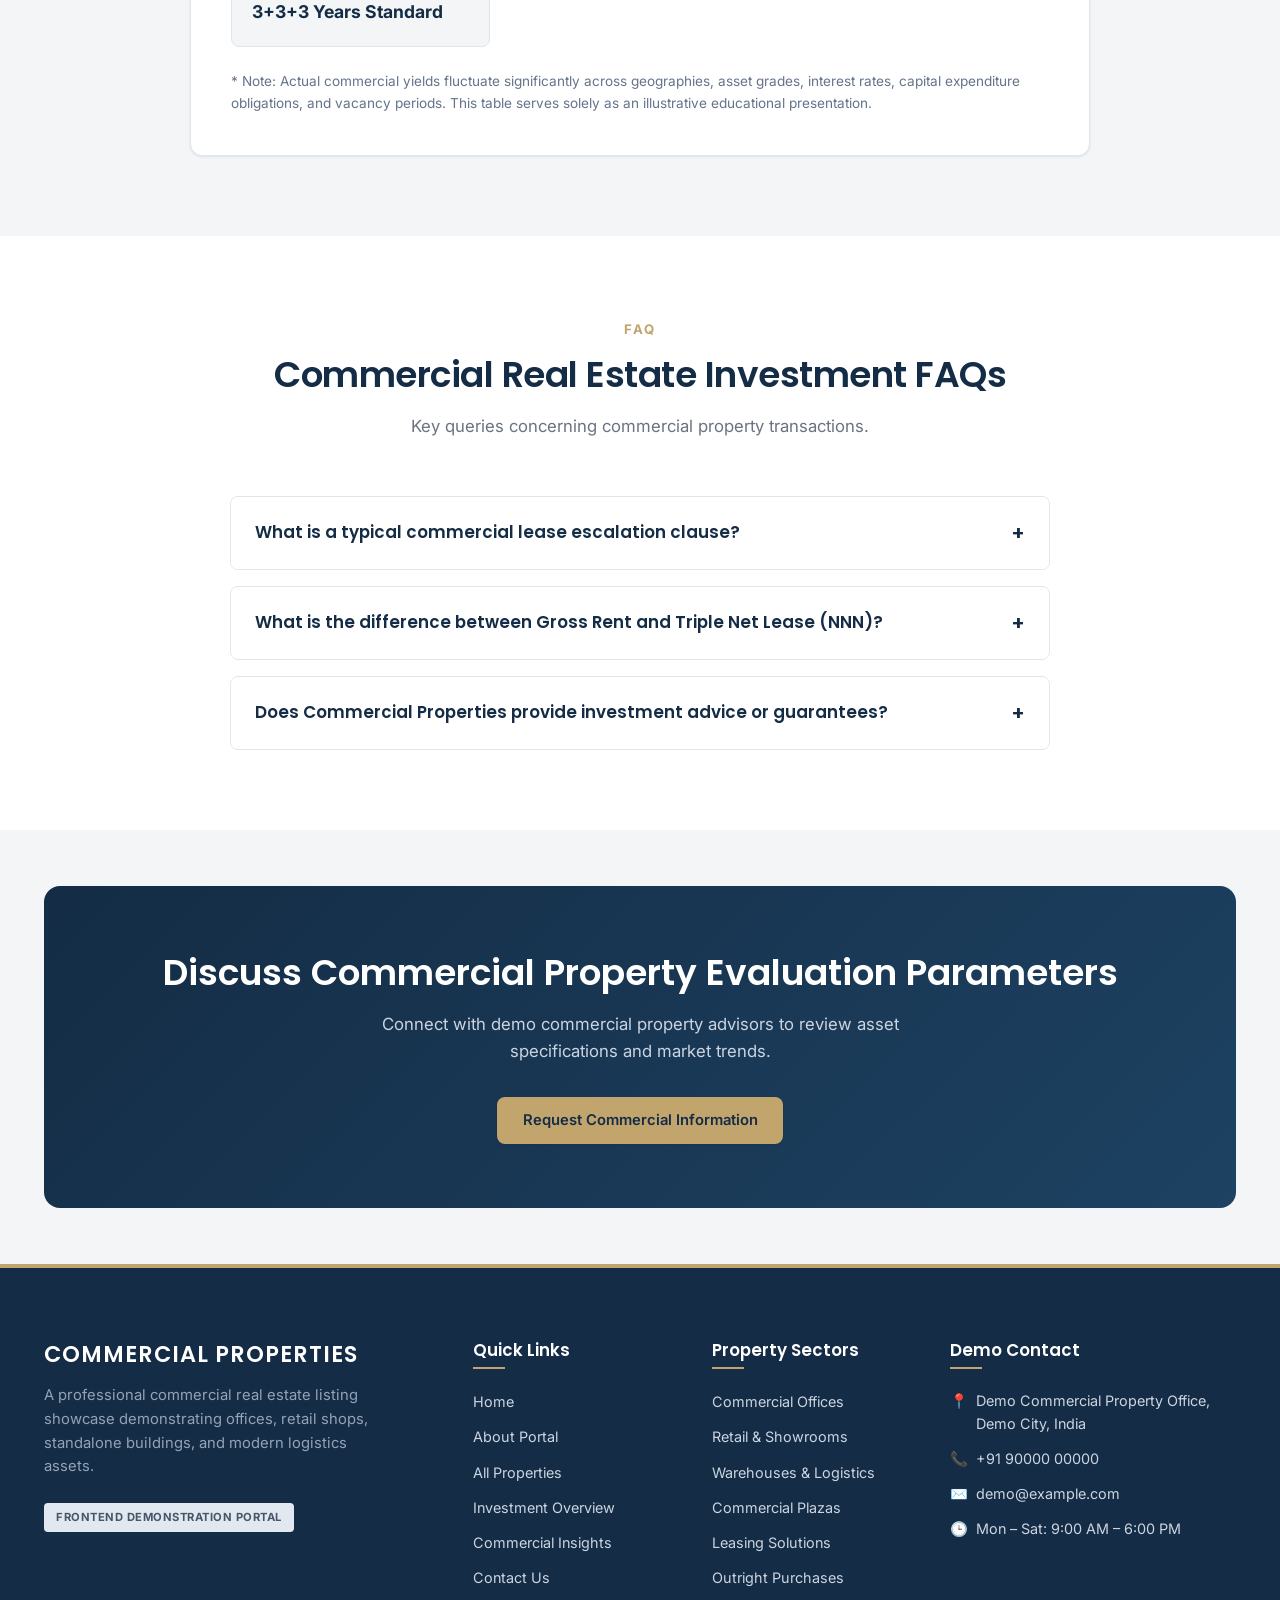
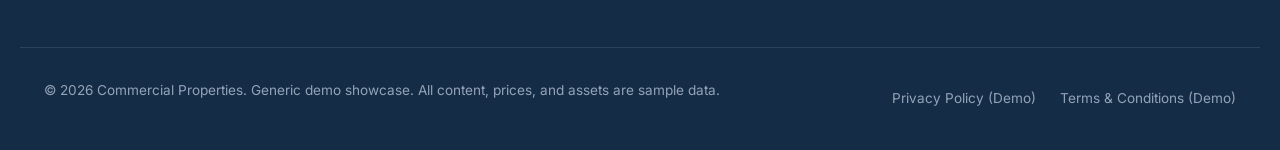
<file: investment.html>
<!DOCTYPE html>
<html lang="en">
<head>
  <meta charset="UTF-8">
  <meta name="viewport" content="width=device-width, initial-scale=1.0">
  <title>Commercial Property Investment Guide | COMMERCIAL PROPERTIES</title>
  <meta name="description" content="Informative guide to commercial real estate asset evaluation, office lease structures, retail yield principles, and institutional asset considerations.">
  <link rel="stylesheet" href="css/style.css">
  <link rel="preconnect" href="https://fonts.googleapis.com">
  <link rel="preconnect" href="https://fonts.gstatic.com" crossorigin>
  <link href="https://fonts.googleapis.com/css2?family=Inter:wght@400;500;600;700&family=Poppins:wght@600;700;800&display=swap" rel="stylesheet">
</head>
<body>

  <!-- Global Header -->
  <header class="site-header">
    <div class="header-container">
      <a href="index.html" class="site-logo">
        COMMERCIAL <span>PROPERTIES</span>
      </a>

      <nav class="site-nav" aria-label="Main Navigation">
        <a href="index.html" class="nav-link">Home</a>
        <a href="about.html" class="nav-link">About</a>
        <a href="properties.html" class="nav-link">Properties</a>
        <div class="nav-dropdown">
          <a href="#" class="nav-link" aria-haspopup="true">Categories ▾</a>
          <div class="dropdown-menu">
            <a href="office-spaces.html" class="dropdown-item">Office Spaces</a>
            <a href="retail.html" class="dropdown-item">Retail &amp; Showrooms</a>
            <a href="industrial.html" class="dropdown-item">Warehouses &amp; Industrial</a>
          </div>
        </div>
        <a href="investment.html" class="nav-link active">Investment</a>
        <a href="blog.html" class="nav-link">Blog</a>
        <a href="contact.html" class="nav-link">Contact</a>
      </nav>

      <div class="header-actions">
        <button type="button" class="btn btn-primary btn-sm" onclick="openEnquiryModal('Investment Inquiry')">Enquire Now</button>
        <button type="button" class="mobile-menu-toggle" aria-label="Toggle navigation" aria-expanded="false">
          <span class="hamburger-line"></span>
          <span class="hamburger-line"></span>
          <span class="hamburger-line"></span>
        </button>
      </div>
    </div>
  </header>

  <!-- Mobile Drawer -->
  <aside class="mobile-nav-drawer" aria-label="Mobile Navigation Drawer">
    <nav class="mobile-nav-list">
      <a href="index.html" class="mobile-nav-link">Home</a>
      <a href="about.html" class="mobile-nav-link">About</a>
      <a href="properties.html" class="mobile-nav-link">All Properties</a>
      <a href="office-spaces.html" class="mobile-nav-link">Office Spaces</a>
      <a href="retail.html" class="mobile-nav-link">Retail &amp; Showrooms</a>
      <a href="industrial.html" class="mobile-nav-link">Warehouses &amp; Industrial</a>
      <a href="investment.html" class="mobile-nav-link active">Investment Guide</a>
      <a href="blog.html" class="mobile-nav-link">Commercial Insights Blog</a>
      <a href="contact.html" class="mobile-nav-link">Contact &amp; Enquiry</a>
    </nav>
  </aside>

  <!-- Breadcrumbs -->
  <div class="breadcrumbs">
    <div class="container">
      <a href="index.html">Home</a>
      <span class="breadcrumb-separator">/</span>
      <span>Commercial Property Investment</span>
    </div>
  </div>

  <main>
    <!-- Page Hero -->
    <section class="page-hero">
      <div class="container">
        <h1 class="page-hero-title">Commercial Property Investment</h1>
        <p class="page-hero-subtitle">
          An educational guide examining institutional commercial real estate classes, lease mechanics, asset due diligence, and capital allocation models.
        </p>
      </div>
    </section>

    <!-- Investment Introduction -->
    <section class="section section-bg-white">
      <div class="container">
        <div class="grid grid-cols-2 items-center gap-4">
          <div>
            <span class="section-subtitle">Asset Class Fundamentals</span>
            <h2 class="section-title">Understanding Commercial Real Estate Evaluation</h2>
            <p style="color: var(--color-muted); margin-bottom: 1rem;">
              Commercial real estate differs fundamentally from residential property. Valuation is tightly coupled with tenant creditworthiness, remaining lease duration, structural asset grade, replacement cost, and micro-market vacancy trends.
            </p>
            <p style="color: var(--color-muted); margin-bottom: 1.5rem;">
              This educational guide highlights the analytical frameworks utilized by institutional commercial property evaluators.
            </p>
            <div style="background: var(--color-light-bg); border-left: 4px solid var(--color-accent); padding: 1.25rem; font-size: 0.9rem;">
              <strong>Important Compliance Notice:</strong> All figures, yields, and examples provided on this page are strictly illustrative sample models. Commercial Properties does not guarantee rental returns, capital appreciation, or financial yields.
            </div>
          </div>
          <div>
            <div class="property-image-placeholder has-image" style="border-radius: var(--radius-lg); aspect-ratio: 4/3; box-shadow: var(--shadow-md);">
              <img src="assets/images/Commercial_district_twilight_dro._8659e175.jpg" alt="Commercial Financial District Twilight" class="property-image">
            </div>
          </div>
        </div>
      </div>
    </section>

    <!-- Breakdown of Investment by Category: Office, Retail, Warehouse, Building -->
    <section class="section section-bg-light">
      <div class="container">
        <div class="section-header">
          <span class="section-subtitle">Sector Dynamics</span>
          <h2 class="section-title">Investment Attributes by Commercial Asset Class</h2>
          <p class="section-desc">Each commercial property category exhibits unique risk-return parameters and tenant behavior.</p>
        </div>

        <div class="grid grid-cols-4">
          <div class="feature-box">
            <div class="feature-icon">🏢</div>
            <h3 class="feature-title">Office Towers</h3>
            <p class="feature-desc">Characterized by long lease lock-ins (typically 3 to 9 years), corporate institutional tenants, and capital expenditure on technical fit-outs.</p>
            <div style="margin-top: 1rem; font-size: 0.8rem; color: var(--color-muted); border-top: 1px solid var(--color-border); padding-top: 0.5rem;">
              <strong>Key Factor:</strong> Core-to-glass depth and IT SEZ compliance.
            </div>
          </div>

          <div class="feature-box">
            <div class="feature-icon">🛍️</div>
            <h3 class="feature-title">High-Street Retail</h3>
            <p class="feature-desc">Driven by direct footfall density and brand visibility. Frequently structured with base minimum guarantees paired with revenue revenue-share clauses.</p>
            <div style="margin-top: 1rem; font-size: 0.8rem; color: var(--color-muted); border-top: 1px solid var(--color-border); padding-top: 0.5rem;">
              <strong>Key Factor:</strong> Pedestrian frontage and parking ease.
            </div>
          </div>

          <div class="feature-box">
            <div class="feature-icon">🏭</div>
            <h3 class="feature-title">Logistics &amp; Warehousing</h3>
            <p class="feature-desc">Accelerated by national supply chain consolidation. High tenant stickiness due to substantial tenant automation infrastructure investments.</p>
            <div style="margin-top: 1rem; font-size: 0.8rem; color: var(--color-muted); border-top: 1px solid var(--color-border); padding-top: 0.5rem;">
              <strong>Key Factor:</strong> Arterial highway and freight corridor access.
            </div>
          </div>

          <div class="feature-box">
            <div class="feature-icon">🏛️</div>
            <h3 class="feature-title">Commercial Plazas</h3>
            <p class="feature-desc">Whole building assets offering single-entity ownership control, naming rights potential, and multi-tenant diversification capabilities.</p>
            <div style="margin-top: 1rem; font-size: 0.8rem; color: var(--color-muted); border-top: 1px solid var(--color-border); padding-top: 0.5rem;">
              <strong>Key Factor:</strong> Independent land title and structural longevity.
            </div>
          </div>
        </div>
      </div>
    </section>

    <!-- Investment Considerations & Selection Guide -->
    <section class="section section-bg-white">
      <div class="container">
        <div class="section-header">
          <span class="section-subtitle">Evaluation Matrix</span>
          <h2 class="section-title">Commercial Property Selection Considerations</h2>
          <p class="section-desc">Key criteria to inspect during commercial real estate due diligence.</p>
        </div>

        <div class="grid grid-cols-3">
          <div class="feature-box">
            <h3 class="feature-title">1. Tenant Covenant Quality</h3>
            <p class="feature-desc">Assessing the financial balance sheet, market capitalization, and operational longevity of the leasing corporation.</p>
          </div>

          <div class="feature-box">
            <h3 class="feature-title">2. Lease Terms &amp; Lock-in</h3>
            <p class="feature-desc">Examining lease duration, security deposit months, lock-in penalty enforceability, and predetermined rental escalation steps.</p>
          </div>

          <div class="feature-box">
            <h3 class="feature-title">3. Physical Asset Specifications</h3>
            <p class="feature-desc">Verifying structural floor load capacity, HVAC energy efficiency, parking allocation ratio, and fire safety code compliance.</p>
          </div>

          <div class="feature-box">
            <h3 class="feature-title">4. Title &amp; Zoning Clearances</h3>
            <p class="feature-desc">Ensuring unencumbered commercial freehold title, sanctioned building plans, and occupancy certification (OC).</p>
          </div>

          <div class="feature-box">
            <h3 class="feature-title">5. Micro-Market Vacancy</h3>
            <p class="feature-desc">Reviewing absorption rates, upcoming speculative supply pipelines, and tenant retention ratios within the immediate zone.</p>
          </div>

          <div class="feature-box">
            <h3 class="feature-title">6. Operating Expenses (CAM)</h3>
            <p class="feature-desc">Reviewing Common Area Maintenance charges, property taxes, insurance coverage, and sinking fund allocations.</p>
          </div>
        </div>
      </div>
    </section>

    <!-- Illustrative Rental Income Overview -->
    <section class="section section-bg-light">
      <div class="container">
        <div class="section-header">
          <span class="section-subtitle">Sample Analytical Model</span>
          <h2 class="section-title">Illustrative Commercial Rental Yield Overview</h2>
          <p class="section-desc">Hypothetical financial model illustrating common commercial property lease mechanics.</p>
        </div>

        <div style="background: #FFFFFF; border-radius: var(--radius-lg); padding: 2.5rem; border: 1px solid var(--color-border); max-width: 900px; margin: 0 auto; box-shadow: var(--shadow-sm);">
          <div style="margin-bottom: 1.5rem; border-bottom: 1px solid var(--color-border); padding-bottom: 1rem;">
            <h3 style="font-size: 1.3rem;">Hypothetical Sample Calculation (For Educational Purposes Only)</h3>
            <p style="color: var(--color-muted); font-size: 0.9rem;">The figures below are illustrative sample values to demonstrate basic commercial math.</p>
          </div>

          <div class="spec-grid" style="margin-bottom: 1.5rem;">
            <div class="spec-box">
              <div class="spec-box-label">Illustrative Asset Price</div>
              <div class="spec-box-value">₹10,00,00,000 (Sample)</div>
            </div>
            <div class="spec-box">
              <div class="spec-box-label">Illustrative Annual Rent</div>
              <div class="spec-box-value">₹80,00,000 (Sample)</div>
            </div>
            <div class="spec-box">
              <div class="spec-box-label">Illustrative Gross Yield</div>
              <div class="spec-box-value">8.0% (Illustrative)</div>
            </div>
            <div class="spec-box">
              <div class="spec-box-label">Lease Duration Format</div>
              <div class="spec-box-value">3+3+3 Years Standard</div>
            </div>
          </div>

          <p style="font-size: 0.85rem; color: #64748B; line-height: 1.6;">
            * Note: Actual commercial yields fluctuate significantly across geographies, asset grades, interest rates, capital expenditure obligations, and vacancy periods. This table serves solely as an illustrative educational presentation.
          </p>
        </div>
      </div>
    </section>

    <!-- Investment FAQ -->
    <section class="section section-bg-white">
      <div class="container">
        <div class="section-header">
          <span class="section-subtitle">FAQ</span>
          <h2 class="section-title">Commercial Real Estate Investment FAQs</h2>
          <p class="section-desc">Key queries concerning commercial property transactions.</p>
        </div>

        <div class="accordion">
          <div class="accordion-item">
            <button class="accordion-header" type="button">
              <span>What is a typical commercial lease escalation clause?</span>
              <span class="accordion-icon">+</span>
            </button>
            <div class="accordion-body">
              In most institutional commercial real estate contracts, rents escalate by approximately 12% to 15% every 3 years, or 5% annually, depending on negotiated contractual frameworks and CPI inflation indices.
            </div>
          </div>

          <div class="accordion-item">
            <button class="accordion-header" type="button">
              <span>What is the difference between Gross Rent and Triple Net Lease (NNN)?</span>
              <span class="accordion-icon">+</span>
            </button>
            <div class="accordion-body">
              In a gross lease, the asset owner covers building operating costs including taxes, maintenance, and insurance. In a Triple Net (NNN) lease, the tenant pays base rent plus their proportionate share of property taxes, insurance, and CAM expenses.
            </div>
          </div>

          <div class="accordion-item">
            <button class="accordion-header" type="button">
              <span>Does Commercial Properties provide investment advice or guarantees?</span>
              <span class="accordion-icon">+</span>
            </button>
            <div class="accordion-body">
              No. Commercial Properties is a frontend demonstration showcase. None of the content, property profiles, or illustrative calculations constitute financial or legal advice. All data is for mockup demonstration purposes.
            </div>
          </div>
        </div>
      </div>
    </section>

    <!-- Enquiry CTA -->
    <section class="section-sm">
      <div class="container">
        <div class="cta-banner">
          <h2>Discuss Commercial Property Evaluation Parameters</h2>
          <p>Connect with demo commercial property advisors to review asset specifications and market trends.</p>
          <button type="button" class="btn btn-primary" onclick="openEnquiryModal('Investment Discussion')">Request Commercial Information</button>
        </div>
      </div>
    </section>
  </main>

  <!-- Global Footer -->
  <footer class="site-footer">
    <div class="container footer-grid">
      <div class="footer-brand">
        <h3>COMMERCIAL PROPERTIES</h3>
        <p>A professional commercial real estate listing showcase demonstrating offices, retail shops, standalone buildings, and modern logistics assets.</p>
        <span class="badge badge-demo">Frontend Demonstration Portal</span>
      </div>

      <div>
        <h4 class="footer-title">Quick Links</h4>
        <ul class="footer-links">
          <li><a href="index.html">Home</a></li>
          <li><a href="about.html">About Portal</a></li>
          <li><a href="properties.html">All Properties</a></li>
          <li><a href="investment.html">Investment Overview</a></li>
          <li><a href="blog.html">Commercial Insights</a></li>
          <li><a href="contact.html">Contact Us</a></li>
        </ul>
      </div>

      <div>
        <h4 class="footer-title">Property Sectors</h4>
        <ul class="footer-links">
          <li><a href="office-spaces.html">Commercial Offices</a></li>
          <li><a href="retail.html">Retail &amp; Showrooms</a></li>
          <li><a href="industrial.html">Warehouses &amp; Logistics</a></li>
          <li><a href="properties.html?category=commercial-building">Commercial Plazas</a></li>
          <li><a href="properties.html?purpose=rent">Leasing Solutions</a></li>
          <li><a href="properties.html?purpose=buy">Outright Purchases</a></li>
        </ul>
      </div>

      <div>
        <h4 class="footer-title">Demo Contact</h4>
        <div class="footer-contact-item">
          <span>📍</span>
          <span>Demo Commercial Property Office, Demo City, India</span>
        </div>
        <div class="footer-contact-item">
          <span>📞</span>
          <span>+91 90000 00000</span>
        </div>
        <div class="footer-contact-item">
          <span>✉️</span>
          <span>demo@example.com</span>
        </div>
        <div class="footer-contact-item">
          <span>🕒</span>
          <span>Mon – Sat: 9:00 AM – 6:00 PM</span>
        </div>
      </div>
    </div>

    <div class="container footer-bottom">
      <p>© 2026 Commercial Properties. Generic demo showcase. All content, prices, and assets are sample data.</p>
      <div class="footer-bottom-links">
        <a href="about.html">Privacy Policy (Demo)</a>
        <a href="about.html">Terms &amp; Conditions (Demo)</a>
      </div>
    </div>
  </footer>

  <!-- Modal -->
  <div id="enquiryModal" class="modal-overlay" role="dialog" aria-modal="true">
    <div class="modal-container">
      <button type="button" class="modal-close-btn" aria-label="Close modal">&times;</button>
      <h3 style="font-size: 1.5rem; margin-bottom: 0.5rem;">Investment Enquiry</h3>
      <p style="color: var(--color-muted); font-size: 0.9rem; margin-bottom: 1.5rem;">Demo enquiry form. No data is stored.</p>
      <div id="modalSuccessAlert" class="form-alert alert-success">✓ Enquiry validated successfully.</div>
      <form id="modalEnquiryForm">
        <div class="form-group" style="margin-bottom: 1rem;">
          <label class="form-label">Full Name *</label>
          <input type="text" name="fullName" class="form-control" placeholder="John Doe">
          <span class="form-feedback"></span>
        </div>
        <div class="form-row">
          <div class="form-group">
            <label class="form-label">Email Address *</label>
            <input type="email" name="email" class="form-control" placeholder="name@business.com">
            <span class="form-feedback"></span>
          </div>
          <div class="form-group">
            <label class="form-label">Phone Number *</label>
            <input type="tel" name="phone" class="form-control" placeholder="10-digit number">
            <span class="form-feedback"></span>
          </div>
        </div>
        <div class="form-group" style="margin-bottom: 1rem;">
          <label class="form-label">Property Interest</label>
          <input type="text" id="modalPropertyInterest" name="propertyInterest" class="form-control" value="Commercial Investment">
        </div>
        <div class="form-group" style="margin-bottom: 1.5rem;">
          <label class="form-label">Message</label>
          <textarea name="message" class="form-control" rows="3" placeholder="Commercial requirement details..."></textarea>
        </div>
        <button type="submit" class="btn btn-navy btn-block">Submit Demo Enquiry</button>
      </form>
    </div>
  </div>

  <button id="backToTop" class="back-to-top" aria-label="Back to Top">↑</button>
  <script src="js/script.js"></script>
</body>
</html>
</file>
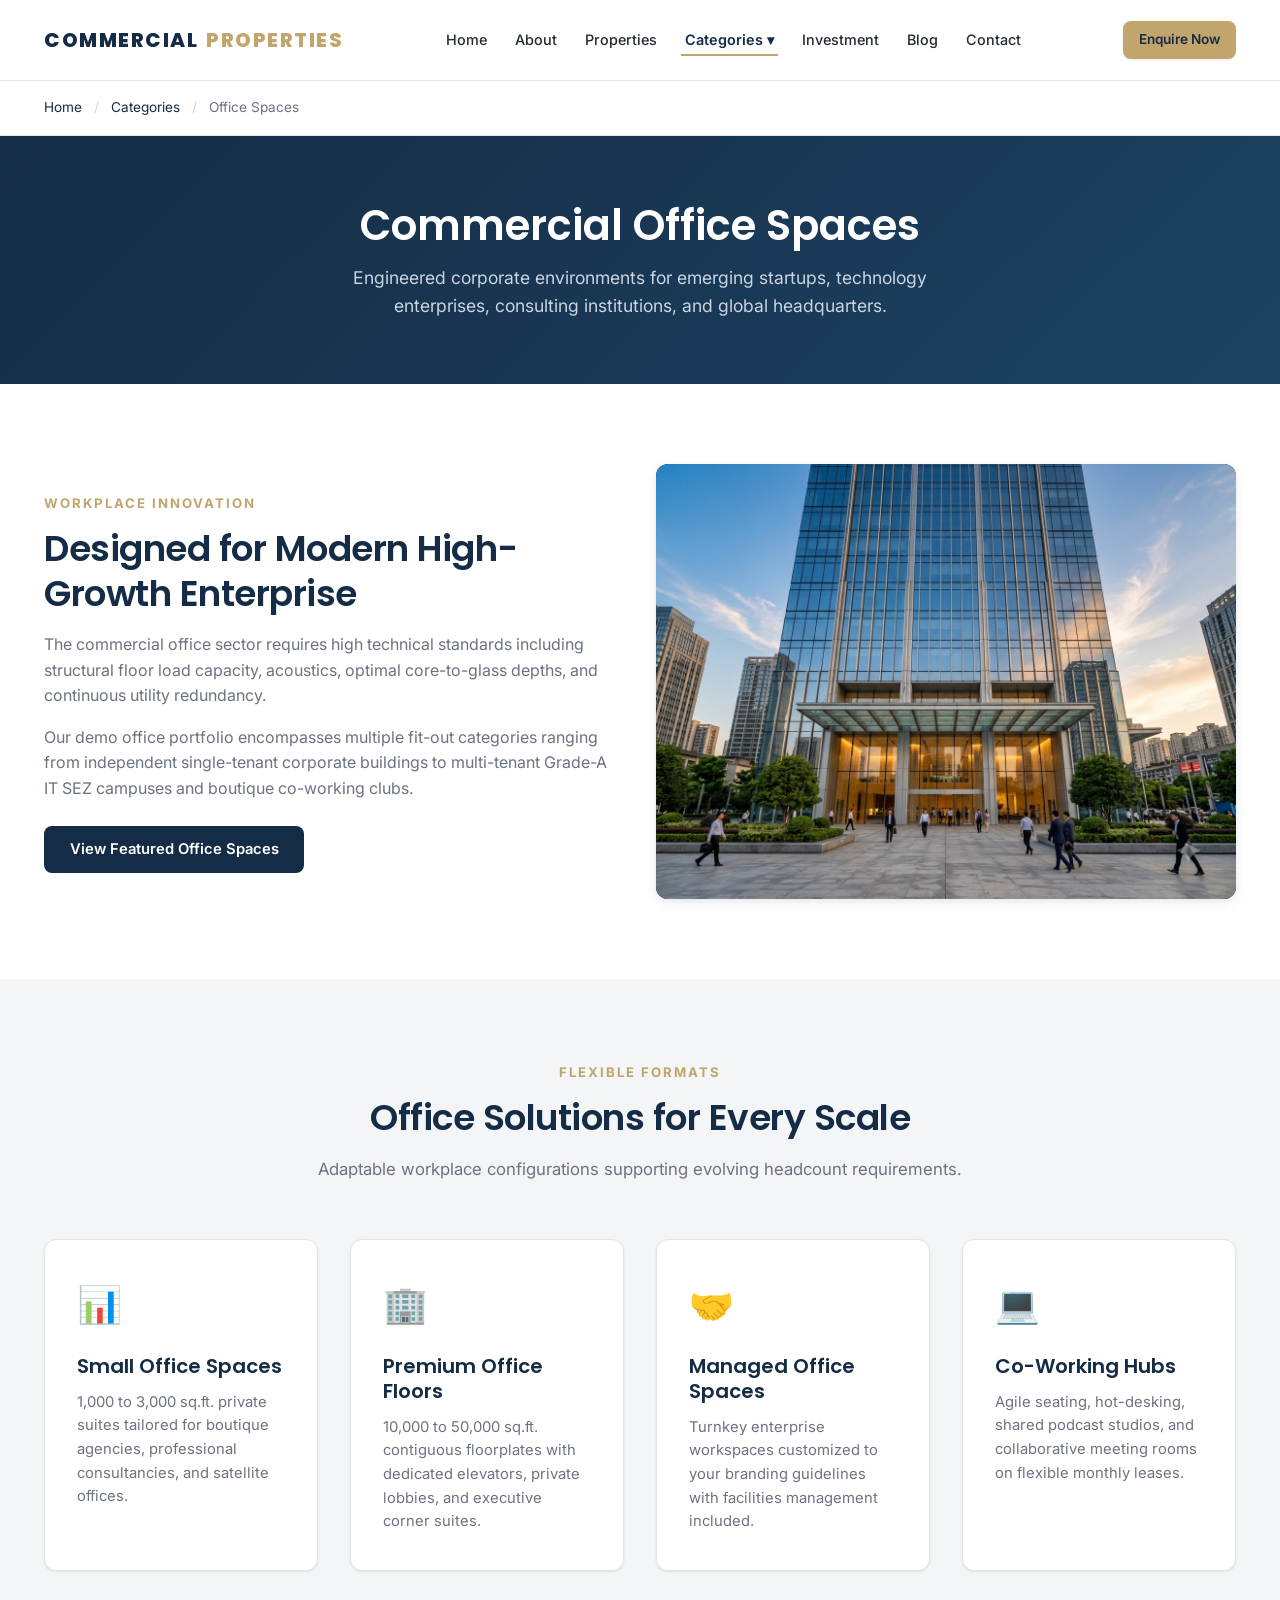
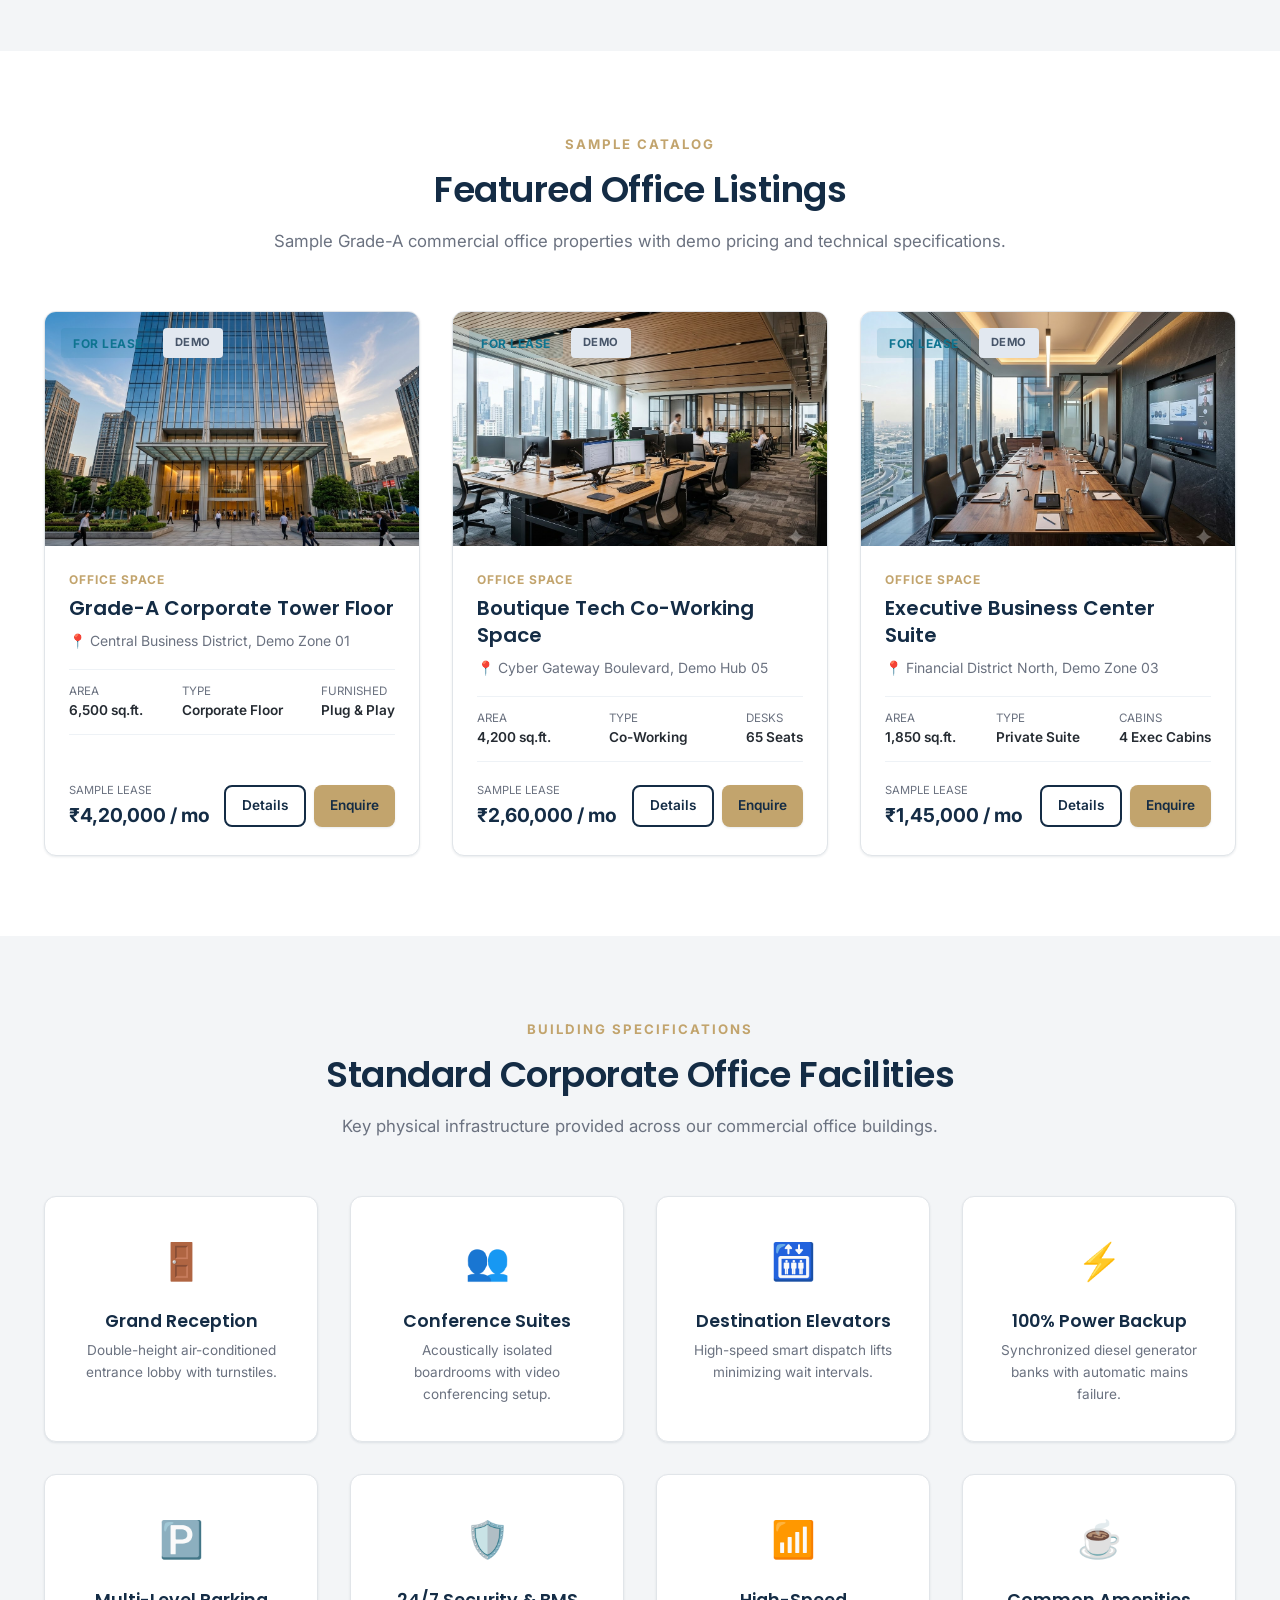
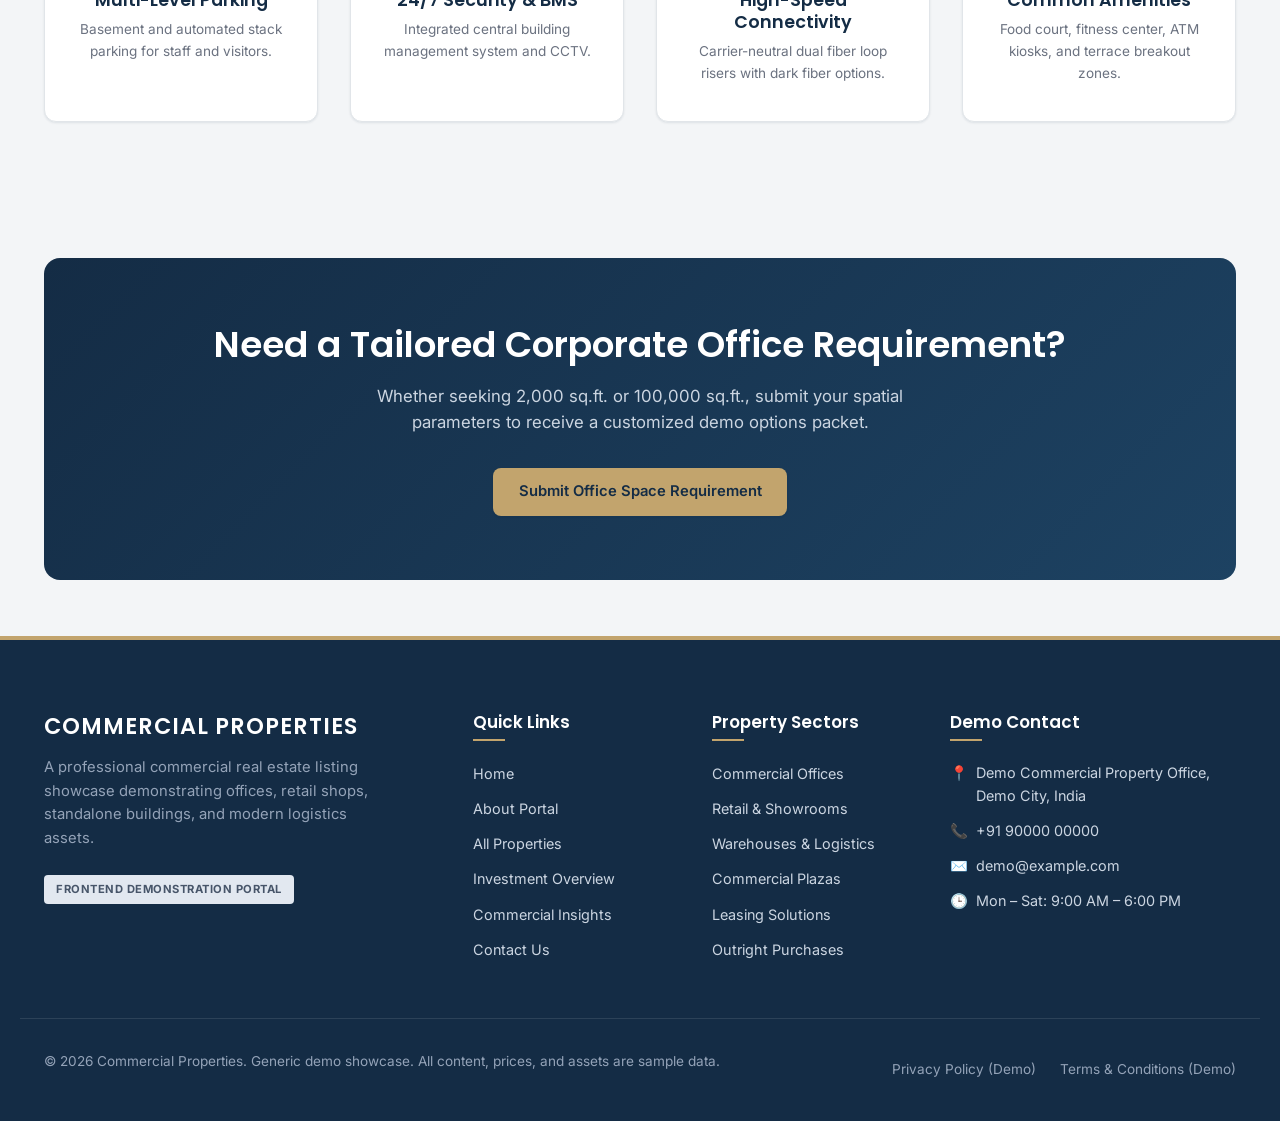
<file: office-spaces.html>
<!DOCTYPE html>
<html lang="en">
<head>
  <meta charset="UTF-8">
  <meta name="viewport" content="width=device-width, initial-scale=1.0">
  <title>Commercial Office Spaces | COMMERCIAL PROPERTIES</title>
  <meta name="description" content="Discover Grade-A commercial corporate towers, boutique co-working hubs, managed office floors, and executive business centers.">
  <link rel="stylesheet" href="css/style.css">
  <link rel="preconnect" href="https://fonts.googleapis.com">
  <link rel="preconnect" href="https://fonts.gstatic.com" crossorigin>
  <link href="https://fonts.googleapis.com/css2?family=Inter:wght@400;500;600;700&family=Poppins:wght@600;700;800&display=swap" rel="stylesheet">
</head>
<body>

  <!-- Global Header -->
  <header class="site-header">
    <div class="header-container">
      <a href="index.html" class="site-logo">
        COMMERCIAL <span>PROPERTIES</span>
      </a>

      <nav class="site-nav" aria-label="Main Navigation">
        <a href="index.html" class="nav-link">Home</a>
        <a href="about.html" class="nav-link">About</a>
        <a href="properties.html" class="nav-link">Properties</a>
        <div class="nav-dropdown">
          <a href="#" class="nav-link active" aria-haspopup="true">Categories ▾</a>
          <div class="dropdown-menu">
            <a href="office-spaces.html" class="dropdown-item">Office Spaces</a>
            <a href="retail.html" class="dropdown-item">Retail &amp; Showrooms</a>
            <a href="industrial.html" class="dropdown-item">Warehouses &amp; Industrial</a>
          </div>
        </div>
        <a href="investment.html" class="nav-link">Investment</a>
        <a href="blog.html" class="nav-link">Blog</a>
        <a href="contact.html" class="nav-link">Contact</a>
      </nav>

      <div class="header-actions">
        <button type="button" class="btn btn-primary btn-sm" onclick="openEnquiryModal('Office Space Inquiry')">Enquire Now</button>
        <button type="button" class="mobile-menu-toggle" aria-label="Toggle navigation" aria-expanded="false">
          <span class="hamburger-line"></span>
          <span class="hamburger-line"></span>
          <span class="hamburger-line"></span>
        </button>
      </div>
    </div>
  </header>

  <!-- Mobile Drawer -->
  <aside class="mobile-nav-drawer" aria-label="Mobile Navigation Drawer">
    <nav class="mobile-nav-list">
      <a href="index.html" class="mobile-nav-link">Home</a>
      <a href="about.html" class="mobile-nav-link">About</a>
      <a href="properties.html" class="mobile-nav-link">All Properties</a>
      <a href="office-spaces.html" class="mobile-nav-link active">Office Spaces</a>
      <a href="retail.html" class="mobile-nav-link">Retail &amp; Showrooms</a>
      <a href="industrial.html" class="mobile-nav-link">Warehouses &amp; Industrial</a>
      <a href="investment.html" class="mobile-nav-link">Investment Guide</a>
      <a href="blog.html" class="mobile-nav-link">Commercial Insights Blog</a>
      <a href="contact.html" class="mobile-nav-link">Contact &amp; Enquiry</a>
    </nav>
  </aside>

  <!-- Breadcrumbs -->
  <div class="breadcrumbs">
    <div class="container">
      <a href="index.html">Home</a>
      <span class="breadcrumb-separator">/</span>
      <a href="properties.html">Categories</a>
      <span class="breadcrumb-separator">/</span>
      <span>Office Spaces</span>
    </div>
  </div>

  <main>
    <!-- Office Spaces Hero Section -->
    <section class="page-hero">
      <div class="container">
        <h1 class="page-hero-title">Commercial Office Spaces</h1>
        <p class="page-hero-subtitle">
          Engineered corporate environments for emerging startups, technology enterprises, consulting institutions, and global headquarters.
        </p>
      </div>
    </section>

    <!-- Introduction to Office Properties -->
    <section class="section section-bg-white">
      <div class="container">
        <div class="grid grid-cols-2 items-center gap-4">
          <div>
            <span class="section-subtitle">Workplace Innovation</span>
            <h2 class="section-title">Designed for Modern High-Growth Enterprise</h2>
            <p style="color: var(--color-muted); margin-bottom: 1rem;">
              The commercial office sector requires high technical standards including structural floor load capacity, acoustics, optimal core-to-glass depths, and continuous utility redundancy.
            </p>
            <p style="color: var(--color-muted); margin-bottom: 1.5rem;">
              Our demo office portfolio encompasses multiple fit-out categories ranging from independent single-tenant corporate buildings to multi-tenant Grade-A IT SEZ campuses and boutique co-working clubs.
            </p>
            <a href="#officeListings" class="btn btn-navy">View Featured Office Spaces</a>
          </div>
          <div>
            <div class="property-image-placeholder has-image" style="border-radius: var(--radius-lg); aspect-ratio: 4/3; box-shadow: var(--shadow-md);">
              <img src="assets/images/office-01.jpg" alt="Grade-A Office Campus" class="property-image">
            </div>
          </div>
        </div>
      </div>
    </section>

    <!-- Office Solutions Segments (Small Offices, Premium Floors, Managed, Co-working) -->
    <section class="section section-bg-light">
      <div class="container">
        <div class="section-header">
          <span class="section-subtitle">Flexible Formats</span>
          <h2 class="section-title">Office Solutions for Every Scale</h2>
          <p class="section-desc">Adaptable workplace configurations supporting evolving headcount requirements.</p>
        </div>

        <div class="grid grid-cols-4">
          <div class="feature-box">
            <div class="feature-icon">📊</div>
            <h3 class="feature-title">Small Office Spaces</h3>
            <p class="feature-desc">1,000 to 3,000 sq.ft. private suites tailored for boutique agencies, professional consultancies, and satellite offices.</p>
          </div>

          <div class="feature-box">
            <div class="feature-icon">🏢</div>
            <h3 class="feature-title">Premium Office Floors</h3>
            <p class="feature-desc">10,000 to 50,000 sq.ft. contiguous floorplates with dedicated elevators, private lobbies, and executive corner suites.</p>
          </div>

          <div class="feature-box">
            <div class="feature-icon">🤝</div>
            <h3 class="feature-title">Managed Office Spaces</h3>
            <p class="feature-desc">Turnkey enterprise workspaces customized to your branding guidelines with facilities management included.</p>
          </div>

          <div class="feature-box">
            <div class="feature-icon">💻</div>
            <h3 class="feature-title">Co-Working Hubs</h3>
            <p class="feature-desc">Agile seating, hot-desking, shared podcast studios, and collaborative meeting rooms on flexible monthly leases.</p>
          </div>
        </div>
      </div>
    </section>

    <!-- Featured Office Listings -->
    <section id="officeListings" class="section section-bg-white">
      <div class="container">
        <div class="section-header">
          <span class="section-subtitle">Sample Catalog</span>
          <h2 class="section-title">Featured Office Listings</h2>
          <p class="section-desc">Sample Grade-A commercial office properties with demo pricing and technical specifications.</p>
        </div>

        <div class="grid grid-cols-3">
          <!-- Office 1 -->
          <article class="property-card">
            <div class="card-image-wrap">
              <div class="card-badges">
                <span class="badge badge-rent">For Lease</span>
                <span class="badge badge-demo">Demo</span>
              </div>
              <div class="property-image-placeholder has-image">
                <img src="assets/images/office-01.jpg" alt="Grade-A Corporate Tower Floor" class="property-image">
              </div>
            </div>
            <div class="card-content">
              <div class="card-category-tag">Office Space</div>
              <h3 class="card-title"><a href="property-details.html?id=CP-101">Grade-A Corporate Tower Floor</a></h3>
              <p class="card-location">📍 Central Business District, Demo Zone 01</p>
              <div class="card-specs-row">
                <div class="spec-item"><span class="spec-label">Area</span><span class="spec-val">6,500 sq.ft.</span></div>
                <div class="spec-item"><span class="spec-label">Type</span><span class="spec-val">Corporate Floor</span></div>
                <div class="spec-item"><span class="spec-label">Furnished</span><span class="spec-val">Plug &amp; Play</span></div>
              </div>
              <div class="card-footer">
                <div class="card-price-wrap">
                  <span class="card-price-label">Sample Lease</span>
                  <span class="card-price-val">₹4,20,000 / mo</span>
                </div>
                <div class="card-actions">
                  <a href="property-details.html?id=CP-101" class="btn btn-outline btn-sm">Details</a>
                  <button type="button" class="btn btn-primary btn-sm" onclick="openEnquiryModal('Grade-A Corporate Tower Floor')">Enquire</button>
                </div>
              </div>
            </div>
          </article>

          <!-- Office 2 -->
          <article class="property-card">
            <div class="card-image-wrap">
              <div class="card-badges">
                <span class="badge badge-rent">For Lease</span>
                <span class="badge badge-demo">Demo</span>
              </div>
              <div class="property-image-placeholder has-image">
                <img src="assets/images/office-02.jpg" alt="Boutique Tech Co-Working Space" class="property-image">
              </div>
            </div>
            <div class="card-content">
              <div class="card-category-tag">Office Space</div>
              <h3 class="card-title"><a href="property-details.html?id=CP-105">Boutique Tech Co-Working Space</a></h3>
              <p class="card-location">📍 Cyber Gateway Boulevard, Demo Hub 05</p>
              <div class="card-specs-row">
                <div class="spec-item"><span class="spec-label">Area</span><span class="spec-val">4,200 sq.ft.</span></div>
                <div class="spec-item"><span class="spec-label">Type</span><span class="spec-val">Co-Working</span></div>
                <div class="spec-item"><span class="spec-label">Desks</span><span class="spec-val">65 Seats</span></div>
              </div>
              <div class="card-footer">
                <div class="card-price-wrap">
                  <span class="card-price-label">Sample Lease</span>
                  <span class="card-price-val">₹2,60,000 / mo</span>
                </div>
                <div class="card-actions">
                  <a href="property-details.html?id=CP-105" class="btn btn-outline btn-sm">Details</a>
                  <button type="button" class="btn btn-primary btn-sm" onclick="openEnquiryModal('Boutique Tech Co-Working Space')">Enquire</button>
                </div>
              </div>
            </div>
          </article>

          <!-- Office 3 -->
          <article class="property-card">
            <div class="card-image-wrap">
              <div class="card-badges">
                <span class="badge badge-rent">For Lease</span>
                <span class="badge badge-demo">Demo</span>
              </div>
              <div class="property-image-placeholder has-image">
                <img src="assets/images/office-03.jpg" alt="Executive Business Center Suite" class="property-image">
              </div>
            </div>
            <div class="card-content">
              <div class="card-category-tag">Office Space</div>
              <h3 class="card-title"><a href="property-details.html?id=CP-108">Executive Business Center Suite</a></h3>
              <p class="card-location">📍 Financial District North, Demo Zone 03</p>
              <div class="card-specs-row">
                <div class="spec-item"><span class="spec-label">Area</span><span class="spec-val">1,850 sq.ft.</span></div>
                <div class="spec-item"><span class="spec-label">Type</span><span class="spec-val">Private Suite</span></div>
                <div class="spec-item"><span class="spec-label">Cabins</span><span class="spec-val">4 Exec Cabins</span></div>
              </div>
              <div class="card-footer">
                <div class="card-price-wrap">
                  <span class="card-price-label">Sample Lease</span>
                  <span class="card-price-val">₹1,45,000 / mo</span>
                </div>
                <div class="card-actions">
                  <a href="property-details.html?id=CP-108" class="btn btn-outline btn-sm">Details</a>
                  <button type="button" class="btn btn-primary btn-sm" onclick="openEnquiryModal('Executive Business Center Suite')">Enquire</button>
                </div>
              </div>
            </div>
          </article>
        </div>
      </div>
    </section>

    <!-- Office Facilities Section -->
    <section class="section section-bg-light">
      <div class="container">
        <div class="section-header">
          <span class="section-subtitle">Building Specifications</span>
          <h2 class="section-title">Standard Corporate Office Facilities</h2>
          <p class="section-desc">Key physical infrastructure provided across our commercial office buildings.</p>
        </div>

        <div class="grid grid-cols-4">
          <div class="feature-box text-center">
            <div class="feature-icon">🚪</div>
            <h4 style="font-size: 1.1rem; margin-bottom: 0.5rem;">Grand Reception</h4>
            <p style="font-size: 0.85rem; color: var(--color-muted);">Double-height air-conditioned entrance lobby with turnstiles.</p>
          </div>
          <div class="feature-box text-center">
            <div class="feature-icon">👥</div>
            <h4 style="font-size: 1.1rem; margin-bottom: 0.5rem;">Conference Suites</h4>
            <p style="font-size: 0.85rem; color: var(--color-muted);">Acoustically isolated boardrooms with video conferencing setup.</p>
          </div>
          <div class="feature-box text-center">
            <div class="feature-icon">🛗</div>
            <h4 style="font-size: 1.1rem; margin-bottom: 0.5rem;">Destination Elevators</h4>
            <p style="font-size: 0.85rem; color: var(--color-muted);">High-speed smart dispatch lifts minimizing wait intervals.</p>
          </div>
          <div class="feature-box text-center">
            <div class="feature-icon">⚡</div>
            <h4 style="font-size: 1.1rem; margin-bottom: 0.5rem;">100% Power Backup</h4>
            <p style="font-size: 0.85rem; color: var(--color-muted);">Synchronized diesel generator banks with automatic mains failure.</p>
          </div>
          <div class="feature-box text-center">
            <div class="feature-icon">🅿️</div>
            <h4 style="font-size: 1.1rem; margin-bottom: 0.5rem;">Multi-Level Parking</h4>
            <p style="font-size: 0.85rem; color: var(--color-muted);">Basement and automated stack parking for staff and visitors.</p>
          </div>
          <div class="feature-box text-center">
            <div class="feature-icon">🛡️</div>
            <h4 style="font-size: 1.1rem; margin-bottom: 0.5rem;">24/7 Security &amp; BMS</h4>
            <p style="font-size: 0.85rem; color: var(--color-muted);">Integrated central building management system and CCTV.</p>
          </div>
          <div class="feature-box text-center">
            <div class="feature-icon">📶</div>
            <h4 style="font-size: 1.1rem; margin-bottom: 0.5rem;">High-Speed Connectivity</h4>
            <p style="font-size: 0.85rem; color: var(--color-muted);">Carrier-neutral dual fiber loop risers with dark fiber options.</p>
          </div>
          <div class="feature-box text-center">
            <div class="feature-icon">☕</div>
            <h4 style="font-size: 1.1rem; margin-bottom: 0.5rem;">Common Amenities</h4>
            <p style="font-size: 0.85rem; color: var(--color-muted);">Food court, fitness center, ATM kiosks, and terrace breakout zones.</p>
          </div>
        </div>
      </div>
    </section>

    <!-- Enquiry CTA -->
    <section class="section-sm">
      <div class="container">
        <div class="cta-banner">
          <h2>Need a Tailored Corporate Office Requirement?</h2>
          <p>
            Whether seeking 2,000 sq.ft. or 100,000 sq.ft., submit your spatial parameters to receive a customized demo options packet.
          </p>
          <button type="button" class="btn btn-primary" onclick="openEnquiryModal('Corporate Office Inquiry')">Submit Office Space Requirement</button>
        </div>
      </div>
    </section>
  </main>

  <!-- Global Footer -->
  <footer class="site-footer">
    <div class="container footer-grid">
      <div class="footer-brand">
        <h3>COMMERCIAL PROPERTIES</h3>
        <p>A professional commercial real estate listing showcase demonstrating offices, retail shops, standalone buildings, and modern logistics assets.</p>
        <span class="badge badge-demo">Frontend Demonstration Portal</span>
      </div>

      <div>
        <h4 class="footer-title">Quick Links</h4>
        <ul class="footer-links">
          <li><a href="index.html">Home</a></li>
          <li><a href="about.html">About Portal</a></li>
          <li><a href="properties.html">All Properties</a></li>
          <li><a href="investment.html">Investment Overview</a></li>
          <li><a href="blog.html">Commercial Insights</a></li>
          <li><a href="contact.html">Contact Us</a></li>
        </ul>
      </div>

      <div>
        <h4 class="footer-title">Property Sectors</h4>
        <ul class="footer-links">
          <li><a href="office-spaces.html">Commercial Offices</a></li>
          <li><a href="retail.html">Retail &amp; Showrooms</a></li>
          <li><a href="industrial.html">Warehouses &amp; Logistics</a></li>
          <li><a href="properties.html?category=commercial-building">Commercial Plazas</a></li>
          <li><a href="properties.html?purpose=rent">Leasing Solutions</a></li>
          <li><a href="properties.html?purpose=buy">Outright Purchases</a></li>
        </ul>
      </div>

      <div>
        <h4 class="footer-title">Demo Contact</h4>
        <div class="footer-contact-item">
          <span>📍</span>
          <span>Demo Commercial Property Office, Demo City, India</span>
        </div>
        <div class="footer-contact-item">
          <span>📞</span>
          <span>+91 90000 00000</span>
        </div>
        <div class="footer-contact-item">
          <span>✉️</span>
          <span>demo@example.com</span>
        </div>
        <div class="footer-contact-item">
          <span>🕒</span>
          <span>Mon – Sat: 9:00 AM – 6:00 PM</span>
        </div>
      </div>
    </div>

    <div class="container footer-bottom">
      <p>© 2026 Commercial Properties. Generic demo showcase. All content, prices, and assets are sample data.</p>
      <div class="footer-bottom-links">
        <a href="about.html">Privacy Policy (Demo)</a>
        <a href="about.html">Terms &amp; Conditions (Demo)</a>
      </div>
    </div>
  </footer>

  <!-- Modal -->
  <div id="enquiryModal" class="modal-overlay" role="dialog" aria-modal="true">
    <div class="modal-container">
      <button type="button" class="modal-close-btn" aria-label="Close modal">&times;</button>
      <h3 style="font-size: 1.5rem; margin-bottom: 0.5rem;">Office Space Enquiry</h3>
      <p style="color: var(--color-muted); font-size: 0.9rem; margin-bottom: 1.5rem;">Demo enquiry form. No data is stored.</p>
      <div id="modalSuccessAlert" class="form-alert alert-success">✓ Enquiry validated successfully.</div>
      <form id="modalEnquiryForm">
        <div class="form-group" style="margin-bottom: 1rem;">
          <label class="form-label">Full Name *</label>
          <input type="text" name="fullName" class="form-control" placeholder="John Doe">
          <span class="form-feedback"></span>
        </div>
        <div class="form-row">
          <div class="form-group">
            <label class="form-label">Email Address *</label>
            <input type="email" name="email" class="form-control" placeholder="name@business.com">
            <span class="form-feedback"></span>
          </div>
          <div class="form-group">
            <label class="form-label">Phone Number *</label>
            <input type="tel" name="phone" class="form-control" placeholder="10-digit number">
            <span class="form-feedback"></span>
          </div>
        </div>
        <div class="form-group" style="margin-bottom: 1rem;">
          <label class="form-label">Property Interest</label>
          <input type="text" id="modalPropertyInterest" name="propertyInterest" class="form-control" value="Office Space">
        </div>
        <div class="form-group" style="margin-bottom: 1.5rem;">
          <label class="form-label">Message</label>
          <textarea name="message" class="form-control" rows="3" placeholder="Commercial requirement details..."></textarea>
        </div>
        <button type="submit" class="btn btn-navy btn-block">Submit Demo Enquiry</button>
      </form>
    </div>
  </div>

  <button id="backToTop" class="back-to-top" aria-label="Back to Top">↑</button>
  <script src="js/script.js"></script>
</body>
</html>
</file>
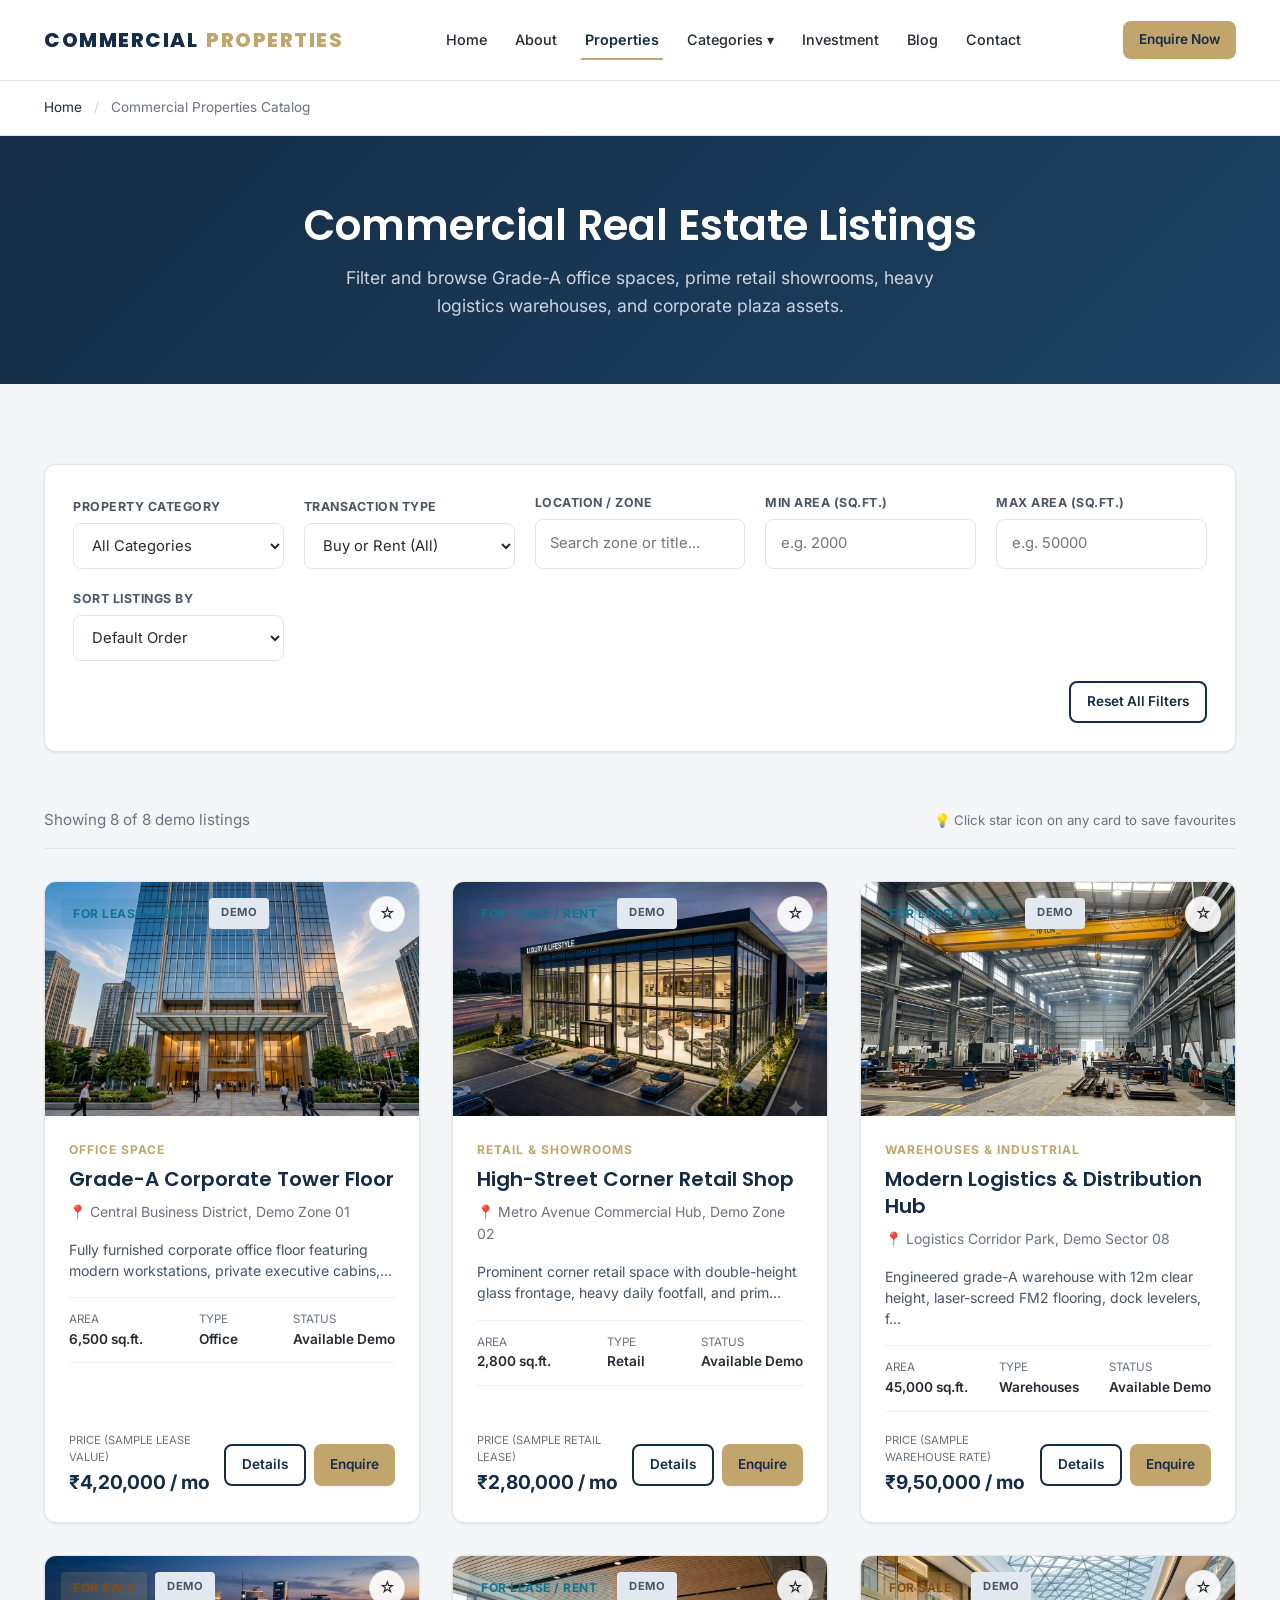
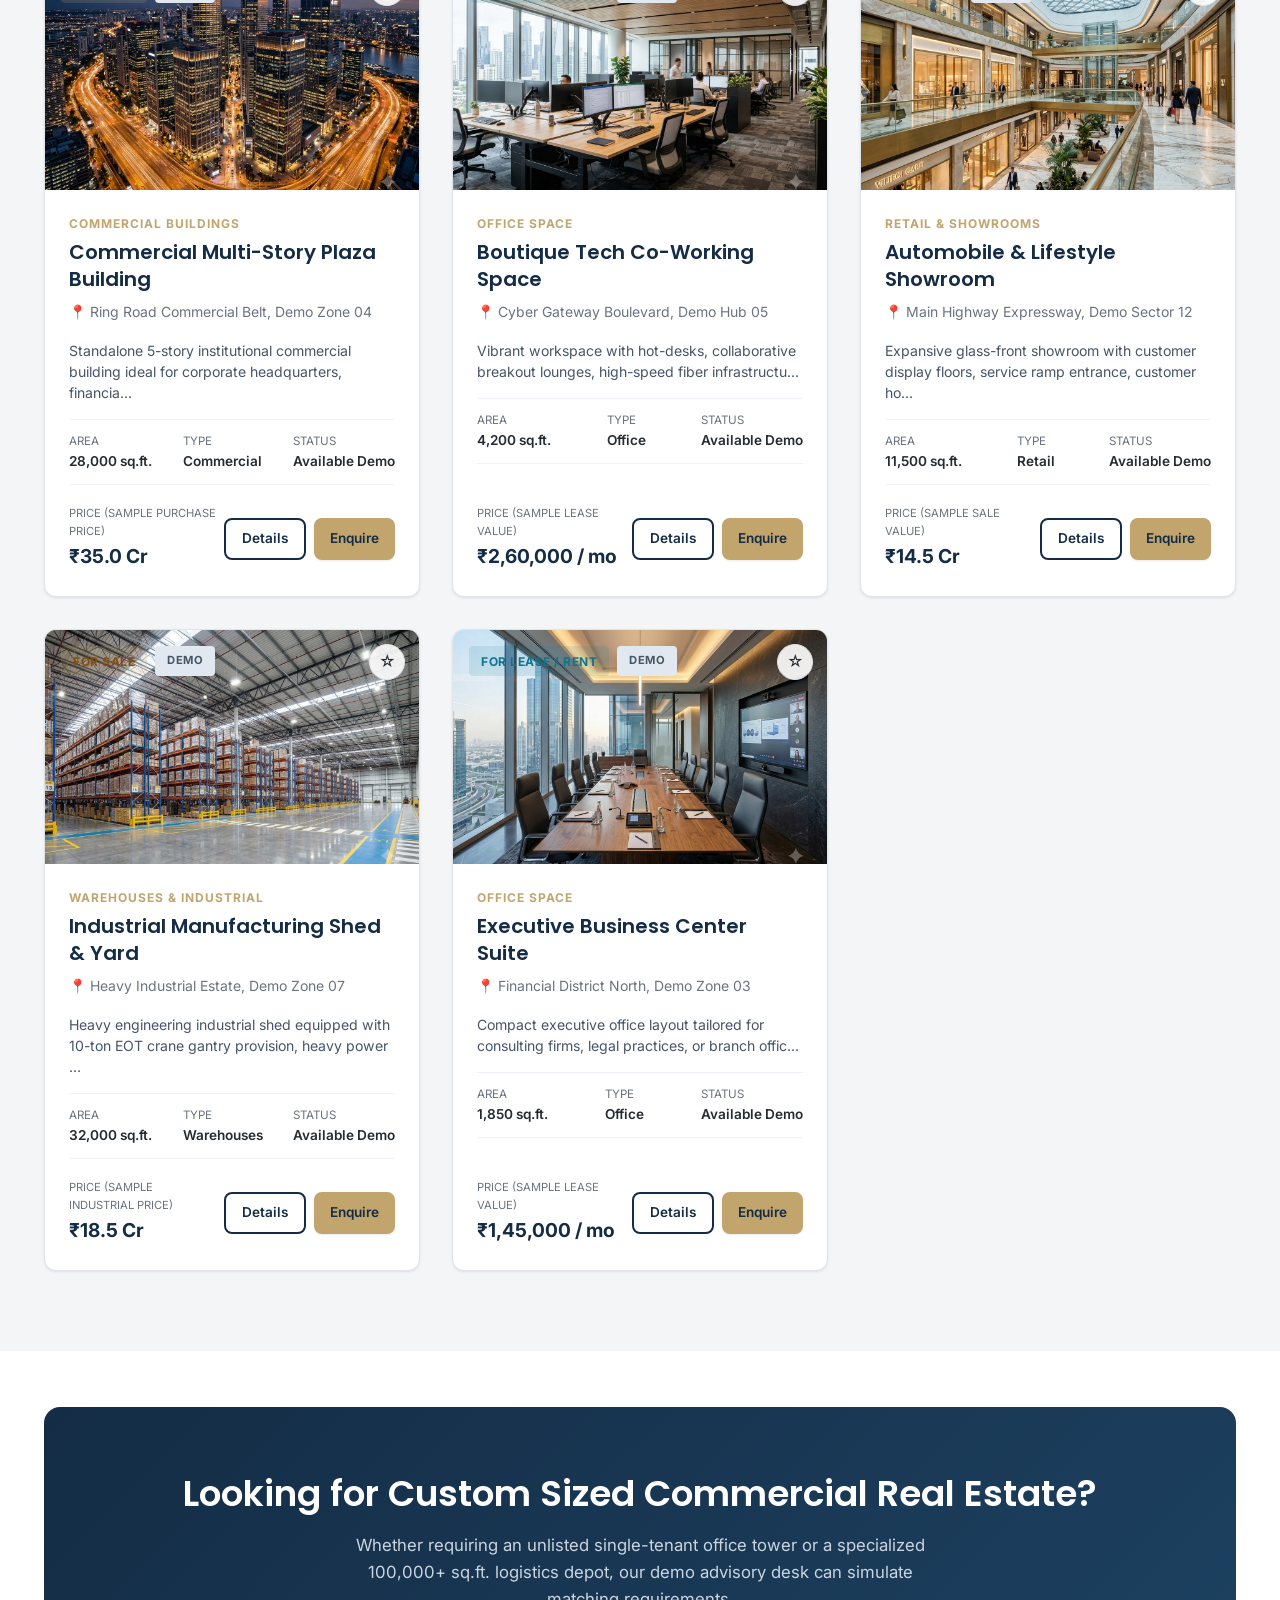
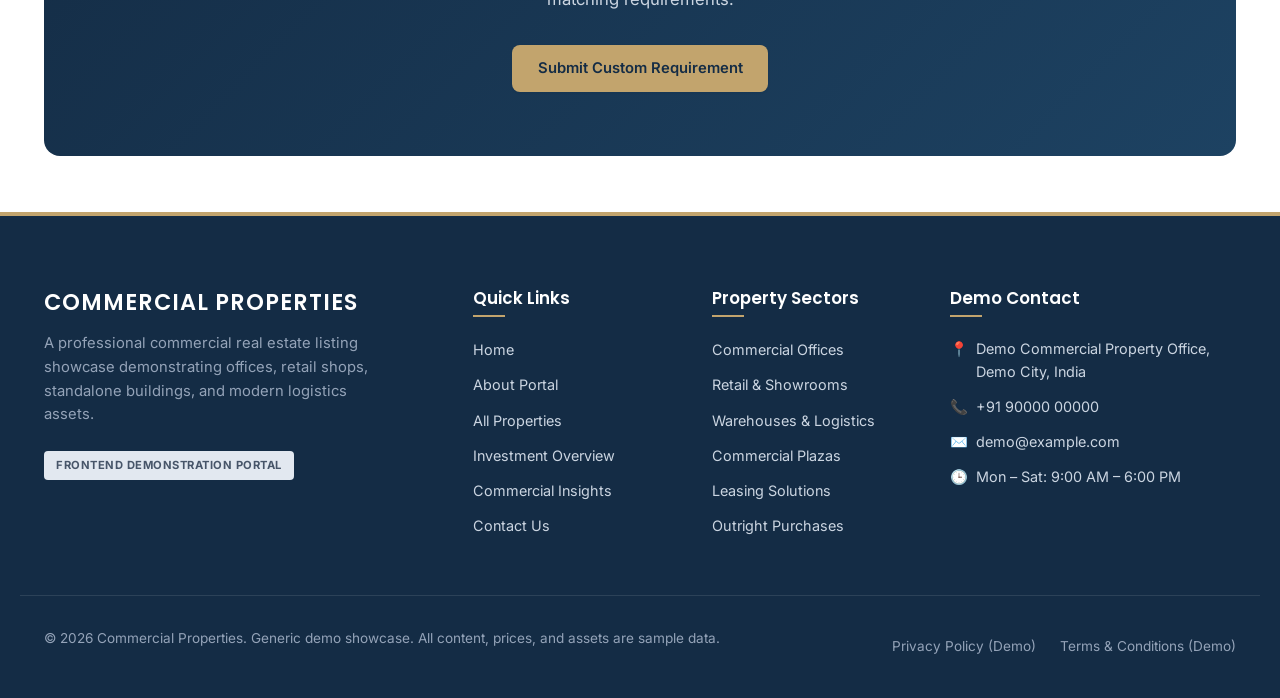
<file: properties.html>
<!DOCTYPE html>
<html lang="en">
<head>
  <meta charset="UTF-8">
  <meta name="viewport" content="width=device-width, initial-scale=1.0">
  <title>All Commercial Properties | COMMERCIAL PROPERTIES</title>
  <meta name="description" content="Explore complete listings of commercial offices, high-street retail shops, industrial warehouses, and institutional buildings with interactive filters.">
  <link rel="stylesheet" href="css/style.css">
  <link rel="preconnect" href="https://fonts.googleapis.com">
  <link rel="preconnect" href="https://fonts.gstatic.com" crossorigin>
  <link href="https://fonts.googleapis.com/css2?family=Inter:wght@400;500;600;700&family=Poppins:wght@600;700;800&display=swap" rel="stylesheet">
</head>
<body>

  <!-- Global Header -->
  <header class="site-header">
    <div class="header-container">
      <a href="index.html" class="site-logo">
        COMMERCIAL <span>PROPERTIES</span>
      </a>

      <nav class="site-nav" aria-label="Main Navigation">
        <a href="index.html" class="nav-link">Home</a>
        <a href="about.html" class="nav-link">About</a>
        <a href="properties.html" class="nav-link active">Properties</a>
        <div class="nav-dropdown">
          <a href="#" class="nav-link" aria-haspopup="true">Categories ▾</a>
          <div class="dropdown-menu">
            <a href="office-spaces.html" class="dropdown-item">Office Spaces</a>
            <a href="retail.html" class="dropdown-item">Retail &amp; Showrooms</a>
            <a href="industrial.html" class="dropdown-item">Warehouses &amp; Industrial</a>
          </div>
        </div>
        <a href="investment.html" class="nav-link">Investment</a>
        <a href="blog.html" class="nav-link">Blog</a>
        <a href="contact.html" class="nav-link">Contact</a>
      </nav>

      <div class="header-actions">
        <button type="button" class="btn btn-primary btn-sm" onclick="openEnquiryModal('Catalog Requirement')">Enquire Now</button>
        <button type="button" class="mobile-menu-toggle" aria-label="Toggle navigation" aria-expanded="false">
          <span class="hamburger-line"></span>
          <span class="hamburger-line"></span>
          <span class="hamburger-line"></span>
        </button>
      </div>
    </div>
  </header>

  <!-- Mobile Drawer -->
  <aside class="mobile-nav-drawer" aria-label="Mobile Navigation Drawer">
    <nav class="mobile-nav-list">
      <a href="index.html" class="mobile-nav-link">Home</a>
      <a href="about.html" class="mobile-nav-link">About</a>
      <a href="properties.html" class="mobile-nav-link active">All Properties</a>
      <a href="office-spaces.html" class="mobile-nav-link">Office Spaces</a>
      <a href="retail.html" class="mobile-nav-link">Retail &amp; Showrooms</a>
      <a href="industrial.html" class="mobile-nav-link">Warehouses &amp; Industrial</a>
      <a href="investment.html" class="mobile-nav-link">Investment Guide</a>
      <a href="blog.html" class="mobile-nav-link">Commercial Insights Blog</a>
      <a href="contact.html" class="mobile-nav-link">Contact &amp; Enquiry</a>
    </nav>
  </aside>

  <!-- Breadcrumbs -->
  <div class="breadcrumbs">
    <div class="container">
      <a href="index.html">Home</a>
      <span class="breadcrumb-separator">/</span>
      <span>Commercial Properties Catalog</span>
    </div>
  </div>

  <main>
    <!-- Page Hero -->
    <section class="page-hero">
      <div class="container">
        <h1 class="page-hero-title">Commercial Real Estate Listings</h1>
        <p class="page-hero-subtitle">
          Filter and browse Grade-A office spaces, prime retail showrooms, heavy logistics warehouses, and corporate plaza assets.
        </p>
      </div>
    </section>

    <!-- Interactive Filter Panel & Grid -->
    <section class="section section-bg-light">
      <div class="container">
        <!-- Filter Controls -->
        <div class="filter-panel">
          <div class="filter-grid">
            <div class="form-group">
              <label class="form-label" for="filterCategory">Property Category</label>
              <select id="filterCategory" class="form-control">
                <option value="all">All Categories</option>
                <option value="office">Office Spaces</option>
                <option value="retail">Retail &amp; Showrooms</option>
                <option value="industrial">Warehouses &amp; Industrial</option>
                <option value="commercial-building">Commercial Buildings</option>
              </select>
            </div>

            <div class="form-group">
              <label class="form-label" for="filterPurpose">Transaction Type</label>
              <select id="filterPurpose" class="form-control">
                <option value="all">Buy or Rent (All)</option>
                <option value="rent">Lease / Rent Only</option>
                <option value="buy">Purchase / Buy Only</option>
              </select>
            </div>

            <div class="form-group">
              <label class="form-label" for="filterLocation">Location / Zone</label>
              <input type="text" id="filterLocation" class="form-control" placeholder="Search zone or title...">
            </div>

            <div class="form-group">
              <label class="form-label" for="filterMinArea">Min Area (sq.ft.)</label>
              <input type="number" id="filterMinArea" class="form-control" placeholder="e.g. 2000">
            </div>

            <div class="form-group">
              <label class="form-label" for="filterMaxArea">Max Area (sq.ft.)</label>
              <input type="number" id="filterMaxArea" class="form-control" placeholder="e.g. 50000">
            </div>

            <div class="form-group">
              <label class="form-label" for="filterSort">Sort Listings By</label>
              <select id="filterSort" class="form-control">
                <option value="default">Default Order</option>
                <option value="price-asc">Price: Low to High</option>
                <option value="price-desc">Price: High to Low</option>
                <option value="area-asc">Area: Small to Large</option>
                <option value="area-desc">Area: Large to Small</option>
              </select>
            </div>
          </div>

          <div style="display: flex; justify-content: flex-end; margin-top: 1.25rem;">
            <button type="button" id="filterResetBtn" class="btn btn-outline btn-sm">Reset All Filters</button>
          </div>
        </div>

        <!-- Filter Status Bar -->
        <div class="filter-results-bar">
          <span id="propertyCount">Loading demo listings...</span>
          <span style="font-size: 0.825rem; color: var(--color-muted);">💡 Click star icon on any card to save favourites</span>
        </div>

        <!-- Property Grid Container (Populated dynamically) -->
        <div id="propertiesGrid" class="grid grid-cols-3">
          <!-- Populated by script.js -->
        </div>
      </div>
    </section>

    <!-- Custom Commercial Requirement CTA -->
    <section class="section-sm section-bg-white">
      <div class="container">
        <div class="cta-banner">
          <h2>Looking for Custom Sized Commercial Real Estate?</h2>
          <p>
            Whether requiring an unlisted single-tenant office tower or a specialized 100,000+ sq.ft. logistics depot, our demo advisory desk can simulate matching requirements.
          </p>
          <button type="button" class="btn btn-primary" onclick="openEnquiryModal('Custom Sized Space')">Submit Custom Requirement</button>
        </div>
      </div>
    </section>
  </main>

  <!-- Global Footer -->
  <footer class="site-footer">
    <div class="container footer-grid">
      <div class="footer-brand">
        <h3>COMMERCIAL PROPERTIES</h3>
        <p>A professional commercial real estate listing showcase demonstrating offices, retail shops, standalone buildings, and modern logistics assets.</p>
        <span class="badge badge-demo">Frontend Demonstration Portal</span>
      </div>

      <div>
        <h4 class="footer-title">Quick Links</h4>
        <ul class="footer-links">
          <li><a href="index.html">Home</a></li>
          <li><a href="about.html">About Portal</a></li>
          <li><a href="properties.html">All Properties</a></li>
          <li><a href="investment.html">Investment Overview</a></li>
          <li><a href="blog.html">Commercial Insights</a></li>
          <li><a href="contact.html">Contact Us</a></li>
        </ul>
      </div>

      <div>
        <h4 class="footer-title">Property Sectors</h4>
        <ul class="footer-links">
          <li><a href="office-spaces.html">Commercial Offices</a></li>
          <li><a href="retail.html">Retail &amp; Showrooms</a></li>
          <li><a href="industrial.html">Warehouses &amp; Logistics</a></li>
          <li><a href="properties.html?category=commercial-building">Commercial Plazas</a></li>
          <li><a href="properties.html?purpose=rent">Leasing Solutions</a></li>
          <li><a href="properties.html?purpose=buy">Outright Purchases</a></li>
        </ul>
      </div>

      <div>
        <h4 class="footer-title">Demo Contact</h4>
        <div class="footer-contact-item">
          <span>📍</span>
          <span>Demo Commercial Property Office, Demo City, India</span>
        </div>
        <div class="footer-contact-item">
          <span>📞</span>
          <span>+91 90000 00000</span>
        </div>
        <div class="footer-contact-item">
          <span>✉️</span>
          <span>demo@example.com</span>
        </div>
        <div class="footer-contact-item">
          <span>🕒</span>
          <span>Mon – Sat: 9:00 AM – 6:00 PM</span>
        </div>
      </div>
    </div>

    <div class="container footer-bottom">
      <p>© 2026 Commercial Properties. Generic demo showcase. All content, prices, and assets are sample data.</p>
      <div class="footer-bottom-links">
        <a href="about.html">Privacy Policy (Demo)</a>
        <a href="about.html">Terms &amp; Conditions (Demo)</a>
      </div>
    </div>
  </footer>

  <!-- Modal -->
  <div id="enquiryModal" class="modal-overlay" role="dialog" aria-modal="true">
    <div class="modal-container">
      <button type="button" class="modal-close-btn" aria-label="Close modal">&times;</button>
      <h3 style="font-size: 1.5rem; margin-bottom: 0.5rem;">Property Enquiry</h3>
      <p style="color: var(--color-muted); font-size: 0.9rem; margin-bottom: 1.5rem;">Demo enquiry form. No data is stored.</p>
      <div id="modalSuccessAlert" class="form-alert alert-success">✓ Enquiry validated successfully.</div>
      <form id="modalEnquiryForm">
        <div class="form-group" style="margin-bottom: 1rem;">
          <label class="form-label">Full Name *</label>
          <input type="text" name="fullName" class="form-control" placeholder="John Doe">
          <span class="form-feedback"></span>
        </div>
        <div class="form-row">
          <div class="form-group">
            <label class="form-label">Email Address *</label>
            <input type="email" name="email" class="form-control" placeholder="name@business.com">
            <span class="form-feedback"></span>
          </div>
          <div class="form-group">
            <label class="form-label">Phone Number *</label>
            <input type="tel" name="phone" class="form-control" placeholder="10-digit number">
            <span class="form-feedback"></span>
          </div>
        </div>
        <div class="form-group" style="margin-bottom: 1rem;">
          <label class="form-label">Property Interest</label>
          <input type="text" id="modalPropertyInterest" name="propertyInterest" class="form-control" value="Commercial Property">
        </div>
        <div class="form-group" style="margin-bottom: 1.5rem;">
          <label class="form-label">Message</label>
          <textarea name="message" class="form-control" rows="3" placeholder="Commercial requirement details..."></textarea>
        </div>
        <button type="submit" class="btn btn-navy btn-block">Submit Demo Enquiry</button>
      </form>
    </div>
  </div>

  <button id="backToTop" class="back-to-top" aria-label="Back to Top">↑</button>
  <script src="js/script.js"></script>
</body>
</html>
</file>
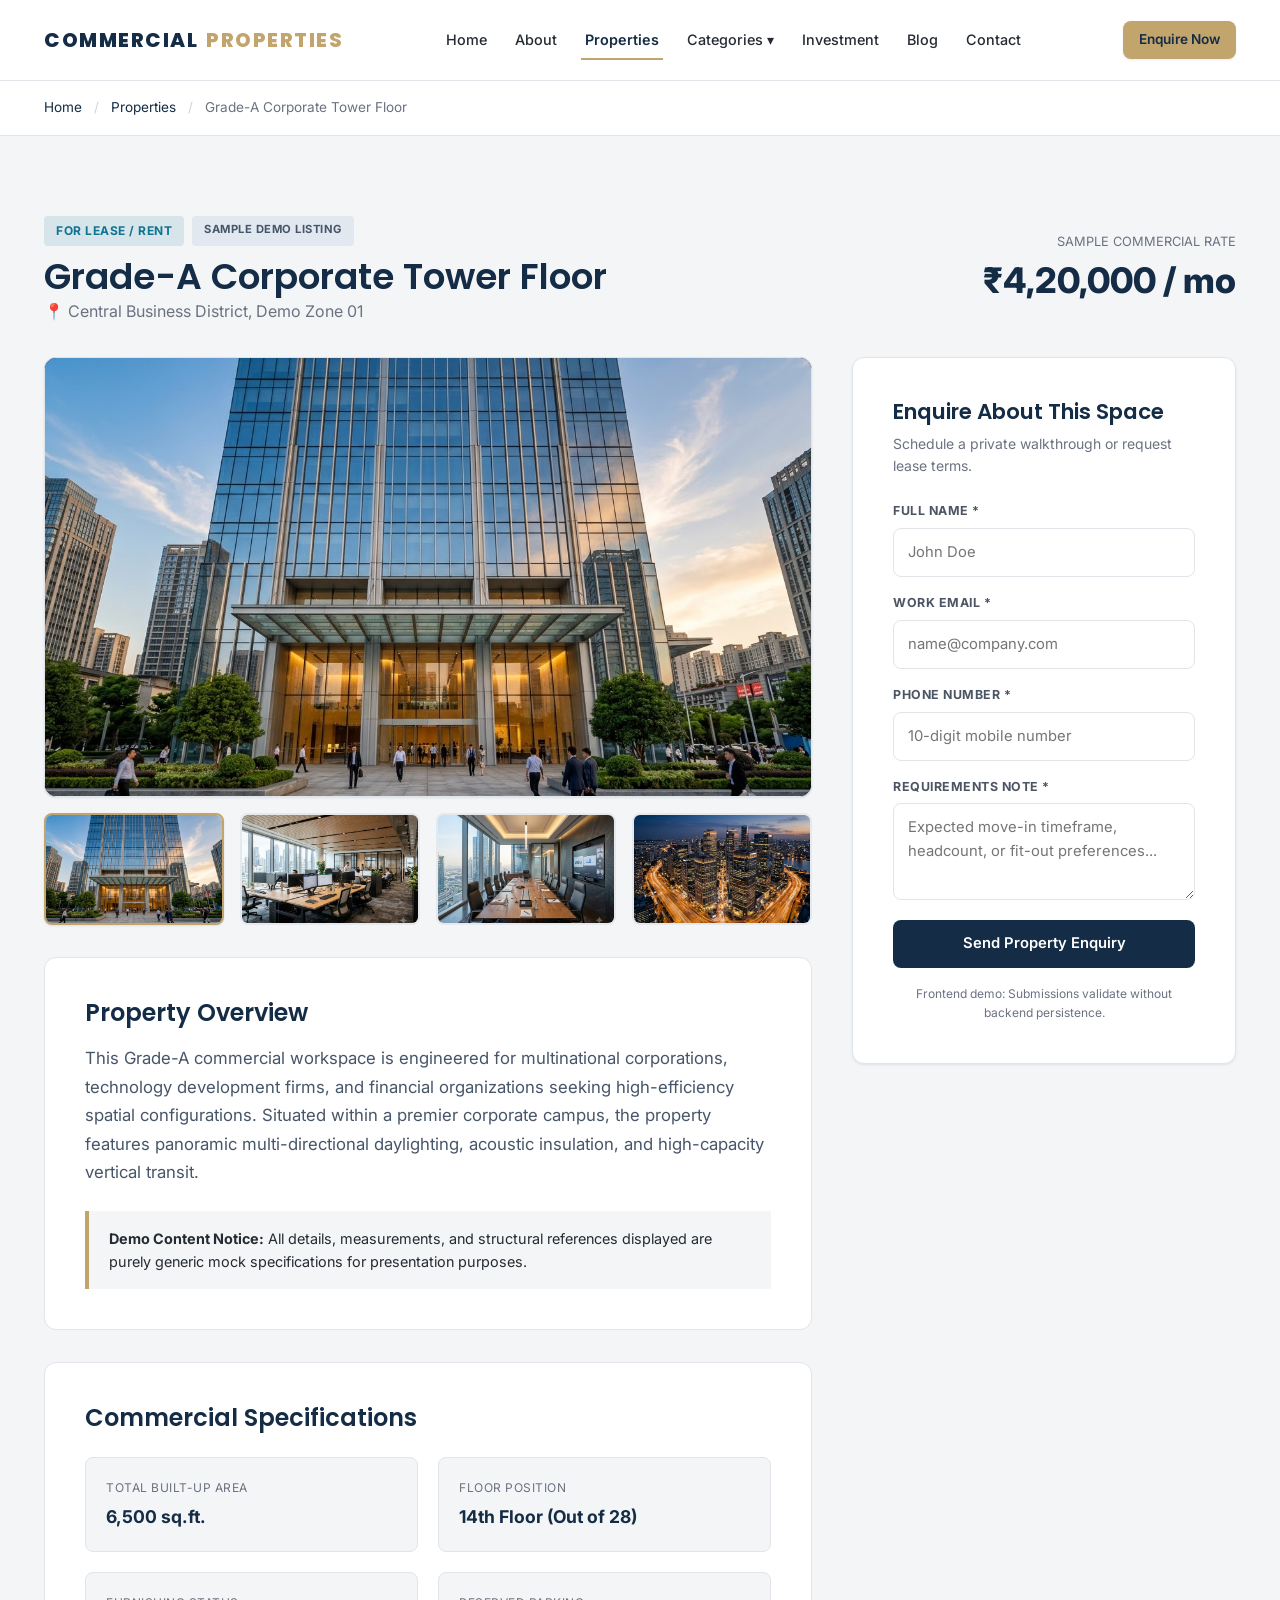
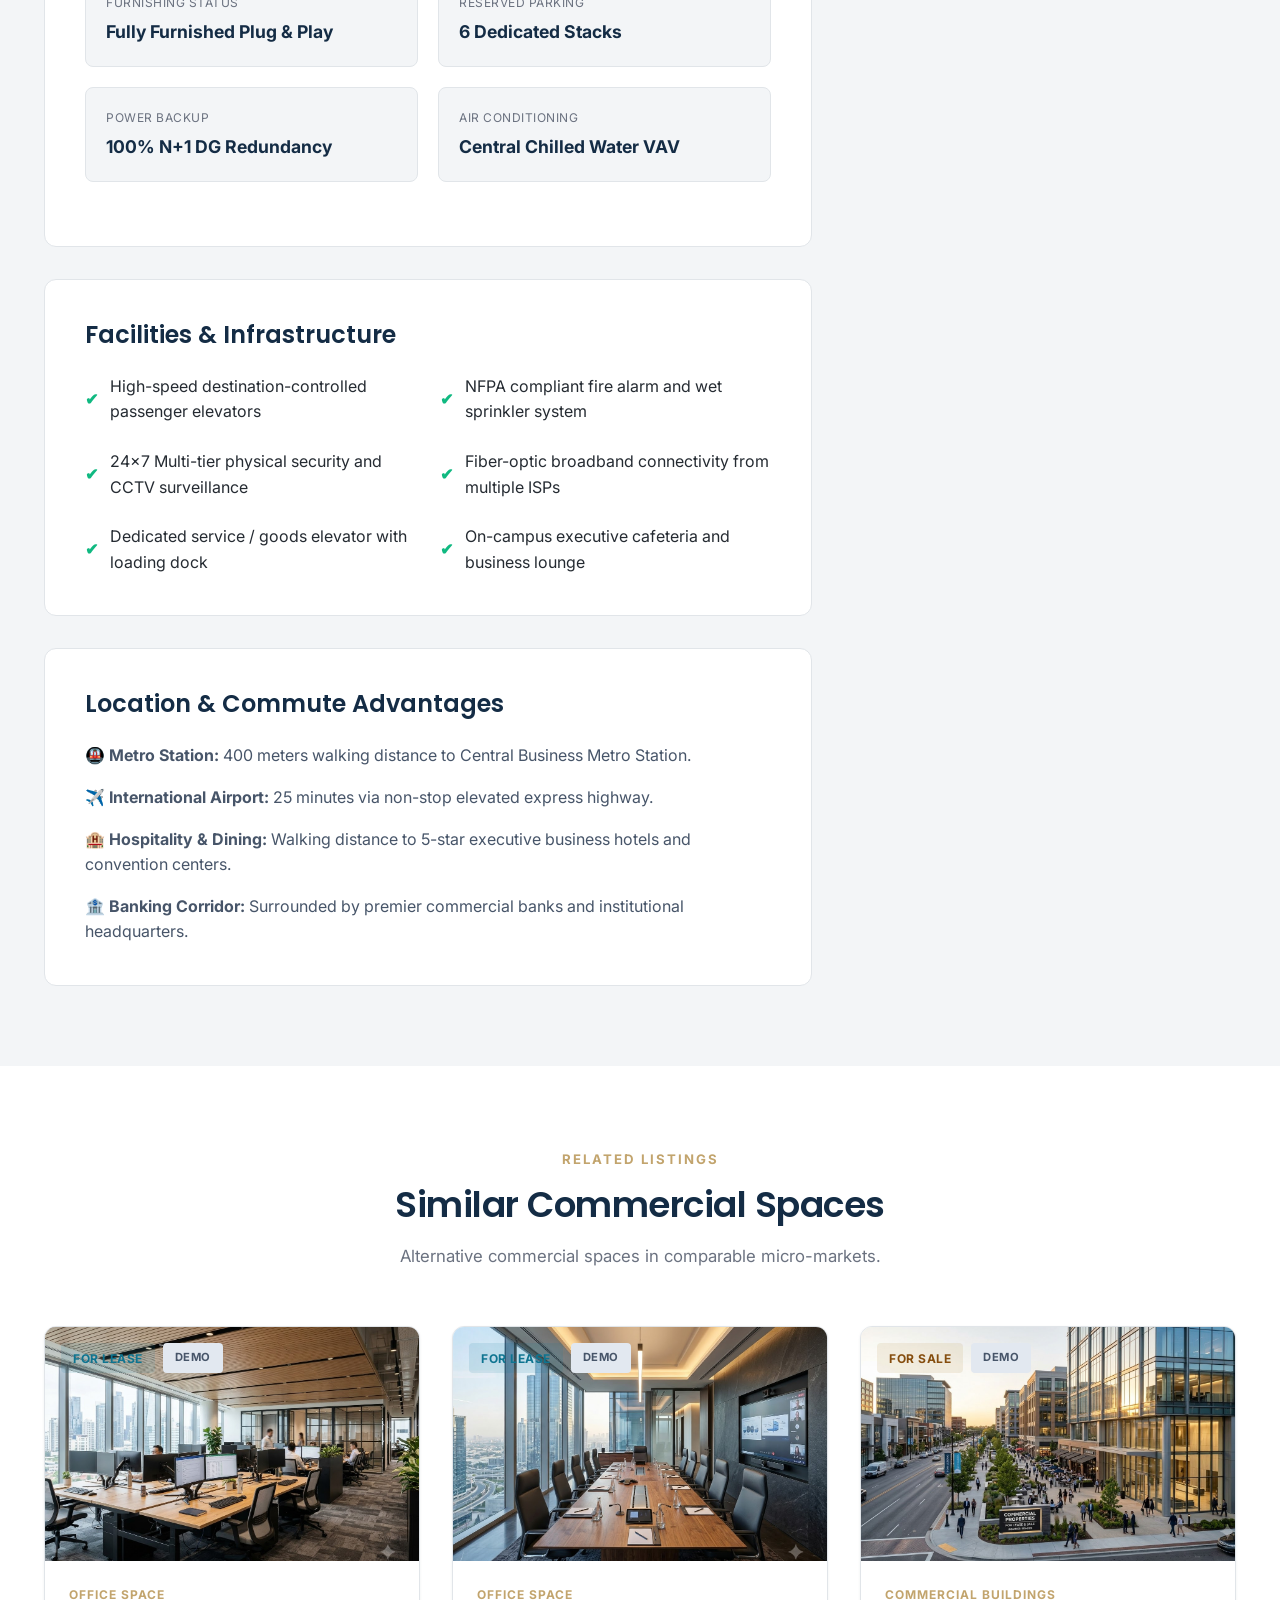
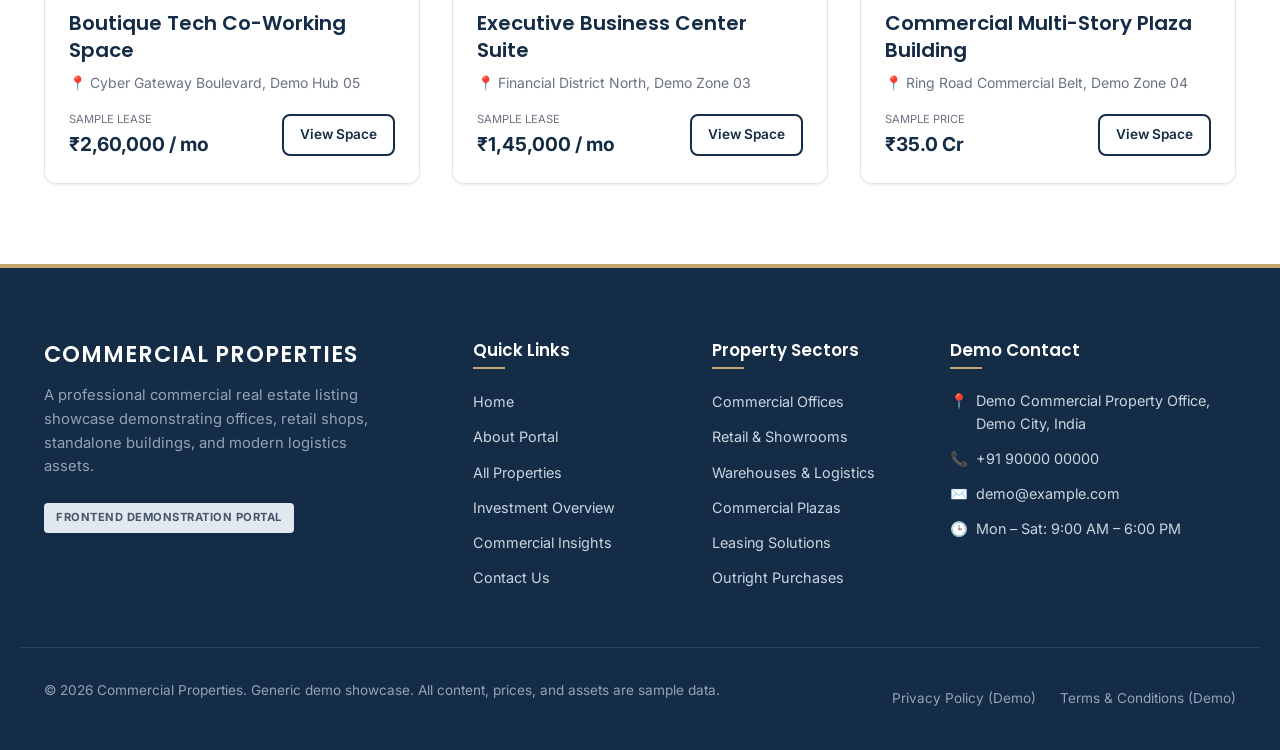
<file: property-details.html>
<!DOCTYPE html>
<html lang="en">
<head>
  <meta charset="UTF-8">
  <meta name="viewport" content="width=device-width, initial-scale=1.0">
  <title>Property Details | COMMERCIAL PROPERTIES</title>
  <meta name="description" content="View detailed technical specifications, floorplans, parking ratios, and amenities for commercial real estate properties.">
  <link rel="stylesheet" href="css/style.css">
  <link rel="preconnect" href="https://fonts.googleapis.com">
  <link rel="preconnect" href="https://fonts.gstatic.com" crossorigin>
  <link href="https://fonts.googleapis.com/css2?family=Inter:wght@400;500;600;700&family=Poppins:wght@600;700;800&display=swap" rel="stylesheet">
</head>
<body>

  <!-- Global Header -->
  <header class="site-header">
    <div class="header-container">
      <a href="index.html" class="site-logo">
        COMMERCIAL <span>PROPERTIES</span>
      </a>

      <nav class="site-nav" aria-label="Main Navigation">
        <a href="index.html" class="nav-link">Home</a>
        <a href="about.html" class="nav-link">About</a>
        <a href="properties.html" class="nav-link active">Properties</a>
        <div class="nav-dropdown">
          <a href="#" class="nav-link" aria-haspopup="true">Categories ▾</a>
          <div class="dropdown-menu">
            <a href="office-spaces.html" class="dropdown-item">Office Spaces</a>
            <a href="retail.html" class="dropdown-item">Retail &amp; Showrooms</a>
            <a href="industrial.html" class="dropdown-item">Warehouses &amp; Industrial</a>
          </div>
        </div>
        <a href="investment.html" class="nav-link">Investment</a>
        <a href="blog.html" class="nav-link">Blog</a>
        <a href="contact.html" class="nav-link">Contact</a>
      </nav>

      <div class="header-actions">
        <button type="button" class="btn btn-primary btn-sm" onclick="openEnquiryModal('Specific Property Inquiry')">Enquire Now</button>
        <button type="button" class="mobile-menu-toggle" aria-label="Toggle navigation" aria-expanded="false">
          <span class="hamburger-line"></span>
          <span class="hamburger-line"></span>
          <span class="hamburger-line"></span>
        </button>
      </div>
    </div>
  </header>

  <!-- Mobile Drawer -->
  <aside class="mobile-nav-drawer" aria-label="Mobile Navigation Drawer">
    <nav class="mobile-nav-list">
      <a href="index.html" class="mobile-nav-link">Home</a>
      <a href="about.html" class="mobile-nav-link">About</a>
      <a href="properties.html" class="mobile-nav-link active">All Properties</a>
      <a href="office-spaces.html" class="mobile-nav-link">Office Spaces</a>
      <a href="retail.html" class="mobile-nav-link">Retail &amp; Showrooms</a>
      <a href="industrial.html" class="mobile-nav-link">Warehouses &amp; Industrial</a>
      <a href="investment.html" class="mobile-nav-link">Investment Guide</a>
      <a href="blog.html" class="mobile-nav-link">Commercial Insights Blog</a>
      <a href="contact.html" class="mobile-nav-link">Contact &amp; Enquiry</a>
    </nav>
  </aside>

  <!-- Breadcrumbs -->
  <div class="breadcrumbs">
    <div class="container">
      <a href="index.html">Home</a>
      <span class="breadcrumb-separator">/</span>
      <a href="properties.html">Properties</a>
      <span class="breadcrumb-separator">/</span>
      <span id="detailBreadcrumbTitle">Grade-A Corporate Tower Floor</span>
    </div>
  </div>

  <main>
    <section class="section section-bg-light">
      <div class="container">
        <!-- Top Title Bar -->
        <div class="flex-between items-center" style="margin-bottom: 2rem; flex-wrap: wrap; gap: 1rem;">
          <div>
            <div style="display: flex; gap: 0.5rem; margin-bottom: 0.5rem;">
              <span id="detailBadge" class="badge badge-rent">For Lease / Rent</span>
              <span class="badge badge-demo">Sample Demo Listing</span>
            </div>
            <h1 id="detailTitle" style="font-size: 2.25rem;">Grade-A Corporate Tower Floor</h1>
            <p id="detailLocation" style="color: var(--color-muted); font-size: 1rem;">📍 Central Business District, Demo Zone 01</p>
          </div>

          <div style="text-align: right;">
            <div style="font-size: 0.8rem; color: var(--color-muted); text-transform: uppercase;">Sample Commercial Rate</div>
            <div id="detailPrice" style="font-size: 2.2rem; font-weight: 800; color: var(--color-primary);">₹4,20,000 / mo</div>
          </div>
        </div>

        <!-- Details Grid Layout -->
        <div class="property-details-layout">
          <!-- Main Content Column -->
          <div>
            <!-- Gallery Box -->
            <div style="margin-bottom: 2rem;">
              <div id="propertyGalleryMain" class="property-gallery-placeholder">
                <img id="galleryMainImageTag" src="assets/images/office-01.jpg" alt="Commercial Property View" class="gallery-main-img">
              </div>

              <!-- Thumbnails row -->
              <div class="grid grid-cols-4 gap-2" style="margin-top: 1rem;">
                <div class="gallery-thumb-placeholder active" data-img="assets/images/office-01.jpg">
                  <img src="assets/images/office-01.jpg" alt="Facade View" class="gallery-thumb-img">
                </div>
                <div class="gallery-thumb-placeholder" data-img="assets/images/office-02.jpg">
                  <img src="assets/images/office-02.jpg" alt="Workstation Floorplate" class="gallery-thumb-img">
                </div>
                <div class="gallery-thumb-placeholder" data-img="assets/images/office-03.jpg">
                  <img src="assets/images/office-03.jpg" alt="Executive Boardroom" class="gallery-thumb-img">
                </div>
                <div class="gallery-thumb-placeholder" data-img="assets/images/Commercial_district_twilight_dro._8659e175.jpg">
                  <img src="assets/images/Commercial_district_twilight_dro._8659e175.jpg" alt="Commercial District Drone View" class="gallery-thumb-img">
                </div>
              </div>
            </div>

            <!-- Property Overview -->
            <div style="background: #FFFFFF; border-radius: var(--radius-lg); padding: 2.5rem; border: 1px solid var(--color-border); margin-bottom: 2rem;">
              <h2 style="font-size: 1.5rem; margin-bottom: 1rem;">Property Overview</h2>
              <p id="detailDescription" style="color: #475569; font-size: 1.05rem; line-height: 1.7; margin-bottom: 1.5rem;">
                This Grade-A commercial workspace is engineered for multinational corporations, technology development firms, and financial organizations seeking high-efficiency spatial configurations. Situated within a premier corporate campus, the property features panoramic multi-directional daylighting, acoustic insulation, and high-capacity vertical transit.
              </p>
              <div style="background: var(--color-light-bg); border-left: 4px solid var(--color-accent); padding: 1rem 1.25rem; font-size: 0.9rem;">
                <strong>Demo Content Notice:</strong> All details, measurements, and structural references displayed are purely generic mock specifications for presentation purposes.
              </div>
            </div>

            <!-- Technical Specifications Grid -->
            <div style="background: #FFFFFF; border-radius: var(--radius-lg); padding: 2.5rem; border: 1px solid var(--color-border); margin-bottom: 2rem;">
              <h2 style="font-size: 1.5rem; margin-bottom: 1.5rem;">Commercial Specifications</h2>
              <div class="spec-grid">
                <div class="spec-box">
                  <div class="spec-box-label">Total Built-Up Area</div>
                  <div id="specArea" class="spec-box-value">6,500 sq.ft.</div>
                </div>
                <div class="spec-box">
                  <div class="spec-box-label">Floor Position</div>
                  <div id="specFloor" class="spec-box-value">14th Floor (Out of 28)</div>
                </div>
                <div class="spec-box">
                  <div class="spec-box-label">Furnishing Status</div>
                  <div id="specFurnishing" class="spec-box-value">Fully Furnished Plug &amp; Play</div>
                </div>
                <div class="spec-box">
                  <div class="spec-box-label">Reserved Parking</div>
                  <div id="specParking" class="spec-box-value">6 Dedicated Stacks</div>
                </div>
                <div class="spec-box">
                  <div class="spec-box-label">Power Backup</div>
                  <div id="specPower" class="spec-box-value">100% N+1 DG Redundancy</div>
                </div>
                <div class="spec-box">
                  <div class="spec-box-label">Air Conditioning</div>
                  <div id="specAC" class="spec-box-value">Central Chilled Water VAV</div>
                </div>
              </div>
            </div>

            <!-- Facilities & Amenities -->
            <div style="background: #FFFFFF; border-radius: var(--radius-lg); padding: 2.5rem; border: 1px solid var(--color-border); margin-bottom: 2rem;">
              <h2 style="font-size: 1.5rem; margin-bottom: 1.5rem;">Facilities &amp; Infrastructure</h2>
              <div class="grid grid-cols-2 gap-3">
                <div style="display: flex; gap: 0.75rem; align-items: center;">
                  <span style="color: var(--color-success); font-weight: bold;">✔</span>
                  <span>High-speed destination-controlled passenger elevators</span>
                </div>
                <div style="display: flex; gap: 0.75rem; align-items: center;">
                  <span style="color: var(--color-success); font-weight: bold;">✔</span>
                  <span>NFPA compliant fire alarm and wet sprinkler system</span>
                </div>
                <div style="display: flex; gap: 0.75rem; align-items: center;">
                  <span style="color: var(--color-success); font-weight: bold;">✔</span>
                  <span>24x7 Multi-tier physical security and CCTV surveillance</span>
                </div>
                <div style="display: flex; gap: 0.75rem; align-items: center;">
                  <span style="color: var(--color-success); font-weight: bold;">✔</span>
                  <span>Fiber-optic broadband connectivity from multiple ISPs</span>
                </div>
                <div style="display: flex; gap: 0.75rem; align-items: center;">
                  <span style="color: var(--color-success); font-weight: bold;">✔</span>
                  <span>Dedicated service / goods elevator with loading dock</span>
                </div>
                <div style="display: flex; gap: 0.75rem; align-items: center;">
                  <span style="color: var(--color-success); font-weight: bold;">✔</span>
                  <span>On-campus executive cafeteria and business lounge</span>
                </div>
              </div>
            </div>

            <!-- Location Advantages -->
            <div style="background: #FFFFFF; border-radius: var(--radius-lg); padding: 2.5rem; border: 1px solid var(--color-border);">
              <h2 style="font-size: 1.5rem; margin-bottom: 1.5rem;">Location &amp; Commute Advantages</h2>
              <ul style="display: flex; flex-direction: column; gap: 1rem; color: #475569;">
                <li>🚇 <strong>Metro Station:</strong> 400 meters walking distance to Central Business Metro Station.</li>
                <li>✈️ <strong>International Airport:</strong> 25 minutes via non-stop elevated express highway.</li>
                <li>🏨 <strong>Hospitality &amp; Dining:</strong> Walking distance to 5-star executive business hotels and convention centers.</li>
                <li>🏦 <strong>Banking Corridor:</strong> Surrounded by premier commercial banks and institutional headquarters.</li>
              </ul>
            </div>
          </div>

          <!-- Sticky Sidebar Form -->
          <div class="details-sidebar-sticky">
            <div class="form-card">
              <h3 style="font-size: 1.35rem; margin-bottom: 0.5rem;">Enquire About This Space</h3>
              <p style="color: var(--color-muted); font-size: 0.875rem; margin-bottom: 1.5rem;">
                Schedule a private walkthrough or request lease terms.
              </p>

              <div class="form-alert alert-success">
                ✓ Thank you! Your property inquiry has been recorded.
              </div>

              <form class="validate-form">
                <div class="form-group" style="margin-bottom: 1rem;">
                  <label class="form-label">Full Name *</label>
                  <input type="text" name="fullName" class="form-control" placeholder="John Doe">
                  <span class="form-feedback"></span>
                </div>

                <div class="form-group" style="margin-bottom: 1rem;">
                  <label class="form-label">Work Email *</label>
                  <input type="email" name="email" class="form-control" placeholder="name@company.com">
                  <span class="form-feedback"></span>
                </div>

                <div class="form-group" style="margin-bottom: 1rem;">
                  <label class="form-label">Phone Number *</label>
                  <input type="tel" name="phone" class="form-control" placeholder="10-digit mobile number">
                  <span class="form-feedback"></span>
                </div>

                <div class="form-group" style="margin-bottom: 1.25rem;">
                  <label class="form-label">Requirements Note *</label>
                  <textarea name="message" class="form-control" rows="3" placeholder="Expected move-in timeframe, headcount, or fit-out preferences..."></textarea>
                  <span class="form-feedback"></span>
                </div>

                <button type="submit" class="btn btn-navy btn-block">Send Property Enquiry</button>
                <p style="font-size: 0.75rem; color: var(--color-muted); text-align: center; margin-top: 1rem;">
                  Frontend demo: Submissions validate without backend persistence.
                </p>
              </form>
            </div>
          </div>
        </div>
      </div>
    </section>

    <!-- Similar Commercial Properties -->
    <section class="section section-bg-white">
      <div class="container">
        <div class="section-header">
          <span class="section-subtitle">Related Listings</span>
          <h2 class="section-title">Similar Commercial Spaces</h2>
          <p class="section-desc">Alternative commercial spaces in comparable micro-markets.</p>
        </div>

        <div class="grid grid-cols-3">
          <!-- Card 1 -->
          <article class="property-card">
            <div class="card-image-wrap">
              <div class="card-badges">
                <span class="badge badge-rent">For Lease</span>
                <span class="badge badge-demo">Demo</span>
              </div>
              <div class="property-image-placeholder has-image">
                <img src="assets/images/office-02.jpg" alt="Co-Working Space" class="property-image">
              </div>
            </div>
            <div class="card-content">
              <div class="card-category-tag">Office Space</div>
              <h3 class="card-title"><a href="property-details.html?id=CP-105">Boutique Tech Co-Working Space</a></h3>
              <p class="card-location">📍 Cyber Gateway Boulevard, Demo Hub 05</p>
              <div class="card-footer">
                <div class="card-price-wrap">
                  <span class="card-price-label">Sample Lease</span>
                  <span class="card-price-val">₹2,60,000 / mo</span>
                </div>
                <a href="property-details.html?id=CP-105" class="btn btn-outline btn-sm">View Space</a>
              </div>
            </div>
          </article>

          <!-- Card 2 -->
          <article class="property-card">
            <div class="card-image-wrap">
              <div class="card-badges">
                <span class="badge badge-rent">For Lease</span>
                <span class="badge badge-demo">Demo</span>
              </div>
              <div class="property-image-placeholder has-image">
                <img src="assets/images/office-03.jpg" alt="Business Center Suite" class="property-image">
              </div>
            </div>
            <div class="card-content">
              <div class="card-category-tag">Office Space</div>
              <h3 class="card-title"><a href="property-details.html?id=CP-108">Executive Business Center Suite</a></h3>
              <p class="card-location">📍 Financial District North, Demo Zone 03</p>
              <div class="card-footer">
                <div class="card-price-wrap">
                  <span class="card-price-label">Sample Lease</span>
                  <span class="card-price-val">₹1,45,000 / mo</span>
                </div>
                <a href="property-details.html?id=CP-108" class="btn btn-outline btn-sm">View Space</a>
              </div>
            </div>
          </article>

          <!-- Card 3 -->
          <article class="property-card">
            <div class="card-image-wrap">
              <div class="card-badges">
                <span class="badge badge-buy">For Sale</span>
                <span class="badge badge-demo">Demo</span>
              </div>
              <div class="property-image-placeholder has-image">
                <img src="assets/images/COMMERCIAL_PROPERTIES_b782fce8.jpg" alt="Commercial Multi-Story Plaza Building" class="property-image">
              </div>
            </div>
            <div class="card-content">
              <div class="card-category-tag">Commercial Buildings</div>
              <h3 class="card-title"><a href="property-details.html?id=CP-104">Commercial Multi-Story Plaza Building</a></h3>
              <p class="card-location">📍 Ring Road Commercial Belt, Demo Zone 04</p>
              <div class="card-footer">
                <div class="card-price-wrap">
                  <span class="card-price-label">Sample Price</span>
                  <span class="card-price-val">₹35.0 Cr</span>
                </div>
                <a href="property-details.html?id=CP-104" class="btn btn-outline btn-sm">View Space</a>
              </div>
            </div>
          </article>
        </div>
      </div>
    </section>
  </main>

  <!-- Global Footer -->
  <footer class="site-footer">
    <div class="container footer-grid">
      <div class="footer-brand">
        <h3>COMMERCIAL PROPERTIES</h3>
        <p>A professional commercial real estate listing showcase demonstrating offices, retail shops, standalone buildings, and modern logistics assets.</p>
        <span class="badge badge-demo">Frontend Demonstration Portal</span>
      </div>

      <div>
        <h4 class="footer-title">Quick Links</h4>
        <ul class="footer-links">
          <li><a href="index.html">Home</a></li>
          <li><a href="about.html">About Portal</a></li>
          <li><a href="properties.html">All Properties</a></li>
          <li><a href="investment.html">Investment Overview</a></li>
          <li><a href="blog.html">Commercial Insights</a></li>
          <li><a href="contact.html">Contact Us</a></li>
        </ul>
      </div>

      <div>
        <h4 class="footer-title">Property Sectors</h4>
        <ul class="footer-links">
          <li><a href="office-spaces.html">Commercial Offices</a></li>
          <li><a href="retail.html">Retail &amp; Showrooms</a></li>
          <li><a href="industrial.html">Warehouses &amp; Logistics</a></li>
          <li><a href="properties.html?category=commercial-building">Commercial Plazas</a></li>
          <li><a href="properties.html?purpose=rent">Leasing Solutions</a></li>
          <li><a href="properties.html?purpose=buy">Outright Purchases</a></li>
        </ul>
      </div>

      <div>
        <h4 class="footer-title">Demo Contact</h4>
        <div class="footer-contact-item">
          <span>📍</span>
          <span>Demo Commercial Property Office, Demo City, India</span>
        </div>
        <div class="footer-contact-item">
          <span>📞</span>
          <span>+91 90000 00000</span>
        </div>
        <div class="footer-contact-item">
          <span>✉️</span>
          <span>demo@example.com</span>
        </div>
        <div class="footer-contact-item">
          <span>🕒</span>
          <span>Mon – Sat: 9:00 AM – 6:00 PM</span>
        </div>
      </div>
    </div>

    <div class="container footer-bottom">
      <p>© 2026 Commercial Properties. Generic demo showcase. All content, prices, and assets are sample data.</p>
      <div class="footer-bottom-links">
        <a href="about.html">Privacy Policy (Demo)</a>
        <a href="about.html">Terms &amp; Conditions (Demo)</a>
      </div>
    </div>
  </footer>

  <!-- Modal -->
  <div id="enquiryModal" class="modal-overlay" role="dialog" aria-modal="true">
    <div class="modal-container">
      <button type="button" class="modal-close-btn" aria-label="Close modal">&times;</button>
      <h3 style="font-size: 1.5rem; margin-bottom: 0.5rem;">Property Enquiry</h3>
      <p style="color: var(--color-muted); font-size: 0.9rem; margin-bottom: 1.5rem;">Demo enquiry form. No data is stored.</p>
      <div id="modalSuccessAlert" class="form-alert alert-success">✓ Enquiry validated successfully.</div>
      <form id="modalEnquiryForm">
        <div class="form-group" style="margin-bottom: 1rem;">
          <label class="form-label">Full Name *</label>
          <input type="text" name="fullName" class="form-control" placeholder="John Doe">
          <span class="form-feedback"></span>
        </div>
        <div class="form-row">
          <div class="form-group">
            <label class="form-label">Email Address *</label>
            <input type="email" name="email" class="form-control" placeholder="name@business.com">
            <span class="form-feedback"></span>
          </div>
          <div class="form-group">
            <label class="form-label">Phone Number *</label>
            <input type="tel" name="phone" class="form-control" placeholder="10-digit number">
            <span class="form-feedback"></span>
          </div>
        </div>
        <div class="form-group" style="margin-bottom: 1rem;">
          <label class="form-label">Property Interest</label>
          <input type="text" id="modalPropertyInterest" name="propertyInterest" class="form-control" value="Property Consultation">
        </div>
        <div class="form-group" style="margin-bottom: 1.5rem;">
          <label class="form-label">Message</label>
          <textarea name="message" class="form-control" rows="3" placeholder="Commercial requirement details..."></textarea>
        </div>
        <button type="submit" class="btn btn-navy btn-block">Submit Demo Enquiry</button>
      </form>
    </div>
  </div>

  <button id="backToTop" class="back-to-top" aria-label="Back to Top">↑</button>
  <script src="js/script.js"></script>

  <!-- Script to dynamically populate property details based on URL ID -->
  <script>
    document.addEventListener('DOMContentLoaded', () => {
      const urlParams = new URLSearchParams(window.location.search);
      const propId = urlParams.get('id');
      if (propId && typeof COMMERCIAL_PROPERTIES !== 'undefined') {
        const prop = COMMERCIAL_PROPERTIES.find(p => p.id === propId);
        if (prop) {
          document.title = `${prop.title} | COMMERCIAL PROPERTIES`;
          const breadcrumbTitle = document.getElementById('detailBreadcrumbTitle');
          if (breadcrumbTitle) breadcrumbTitle.textContent = prop.title;
          
          const titleEl = document.getElementById('detailTitle');
          if (titleEl) titleEl.textContent = prop.title;

          const locEl = document.getElementById('detailLocation');
          if (locEl) locEl.textContent = '📍 ' + prop.location;

          const priceEl = document.getElementById('detailPrice');
          if (priceEl) priceEl.textContent = prop.priceFormatted;

          const descEl = document.getElementById('detailDescription');
          if (descEl) descEl.textContent = prop.description;

          const badgeEl = document.getElementById('detailBadge');
          if (badgeEl) {
            badgeEl.className = prop.purpose === 'rent' ? 'badge badge-rent' : 'badge badge-buy';
            badgeEl.textContent = prop.purpose === 'rent' ? 'For Lease / Rent' : 'For Sale';
          }

          const specArea = document.getElementById('specArea');
          if (specArea) specArea.textContent = prop.areaFormatted;

          const galleryMainImg = document.getElementById('galleryMainImageTag');
          if (galleryMainImg && prop.imageUrl) {
            galleryMainImg.src = prop.imageUrl;
          }

          const modalInterest = document.getElementById('modalPropertyInterest');
          if (modalInterest) modalInterest.value = prop.title;
        }
      }
    });
  </script>
</body>
</html>
</file>
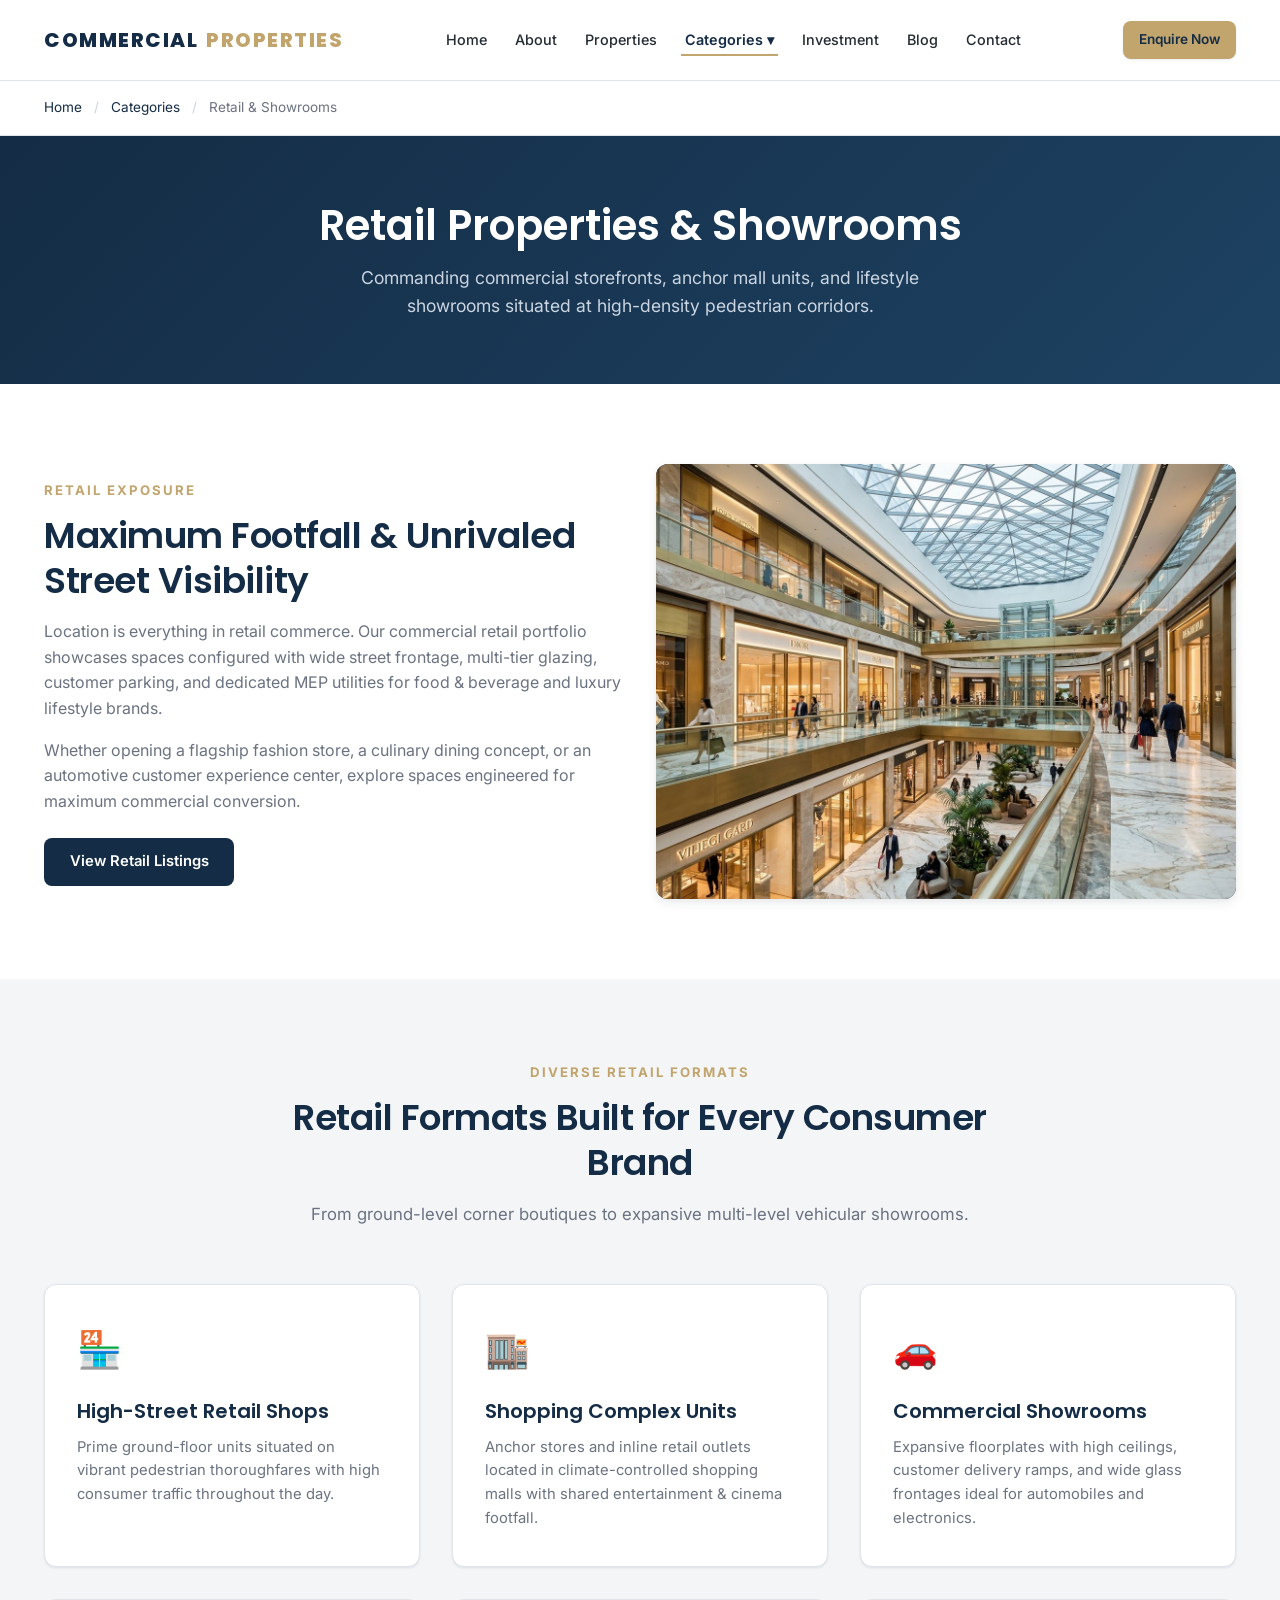
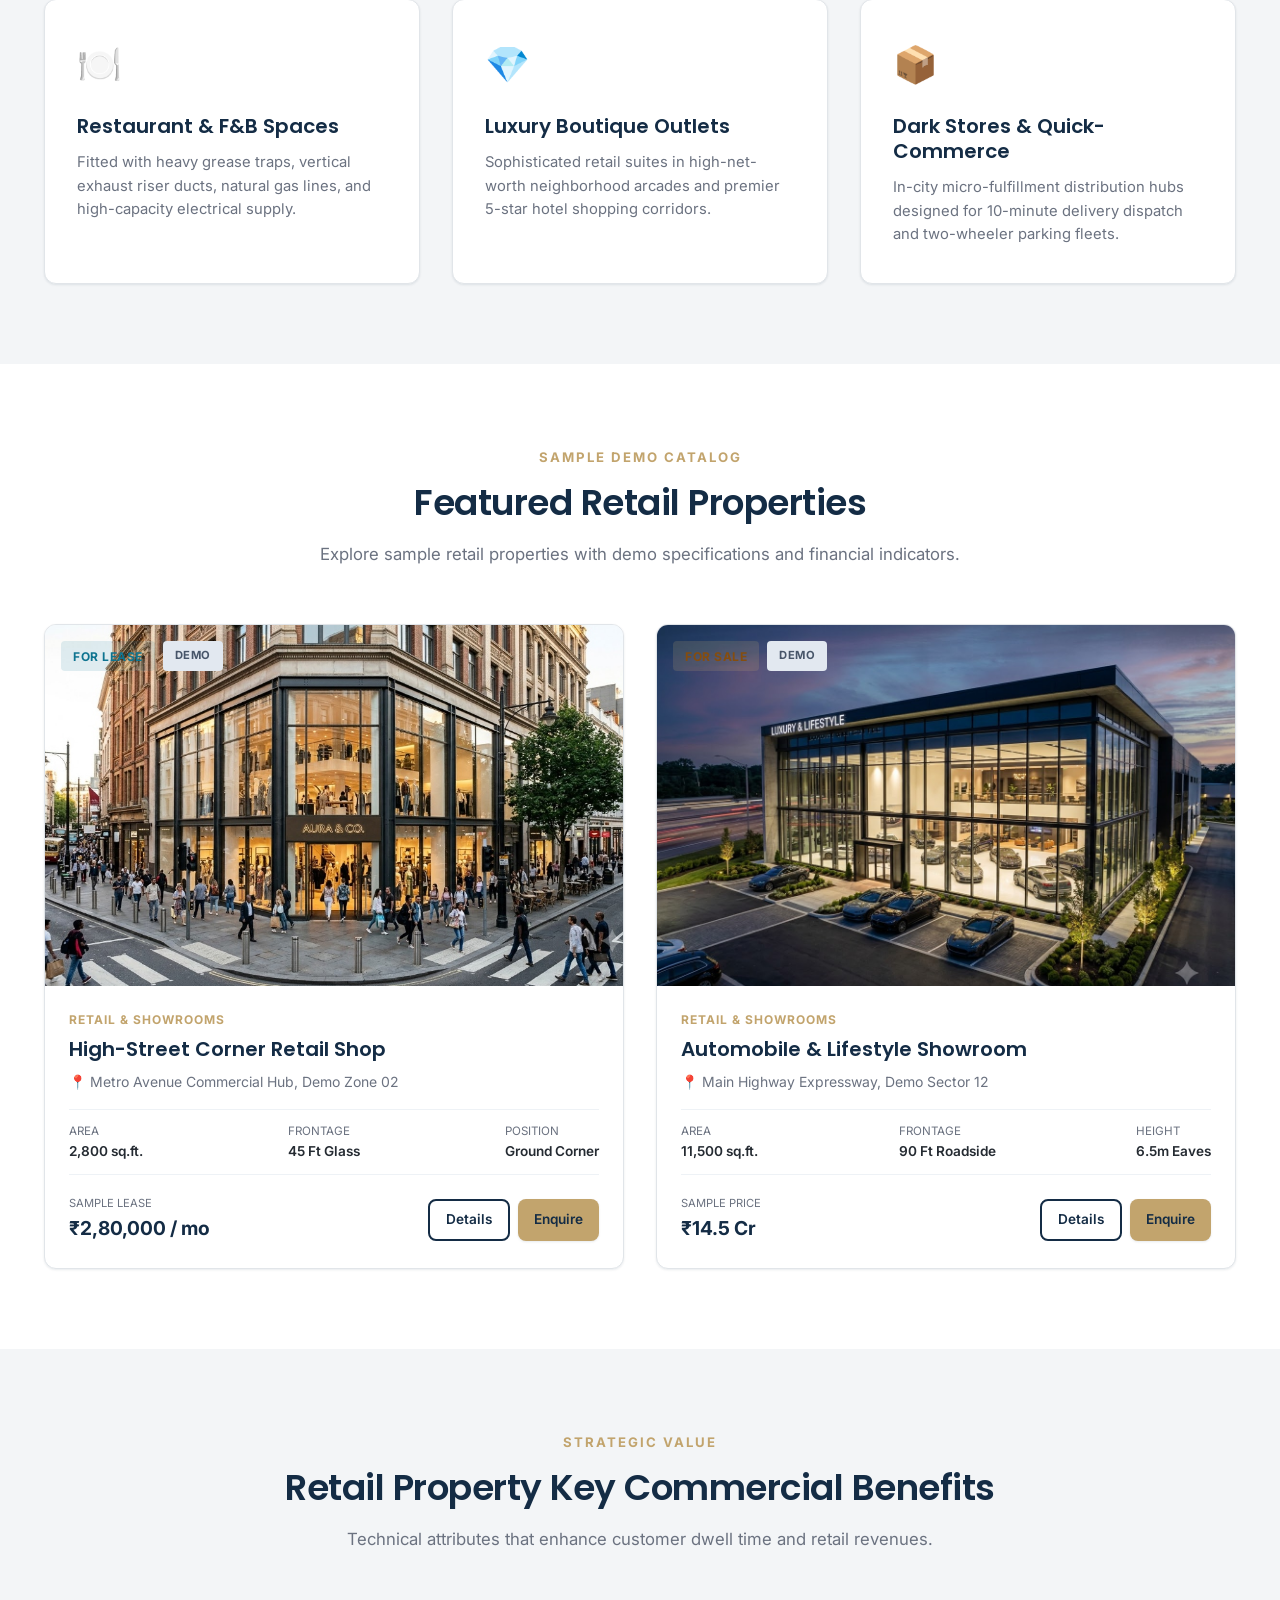
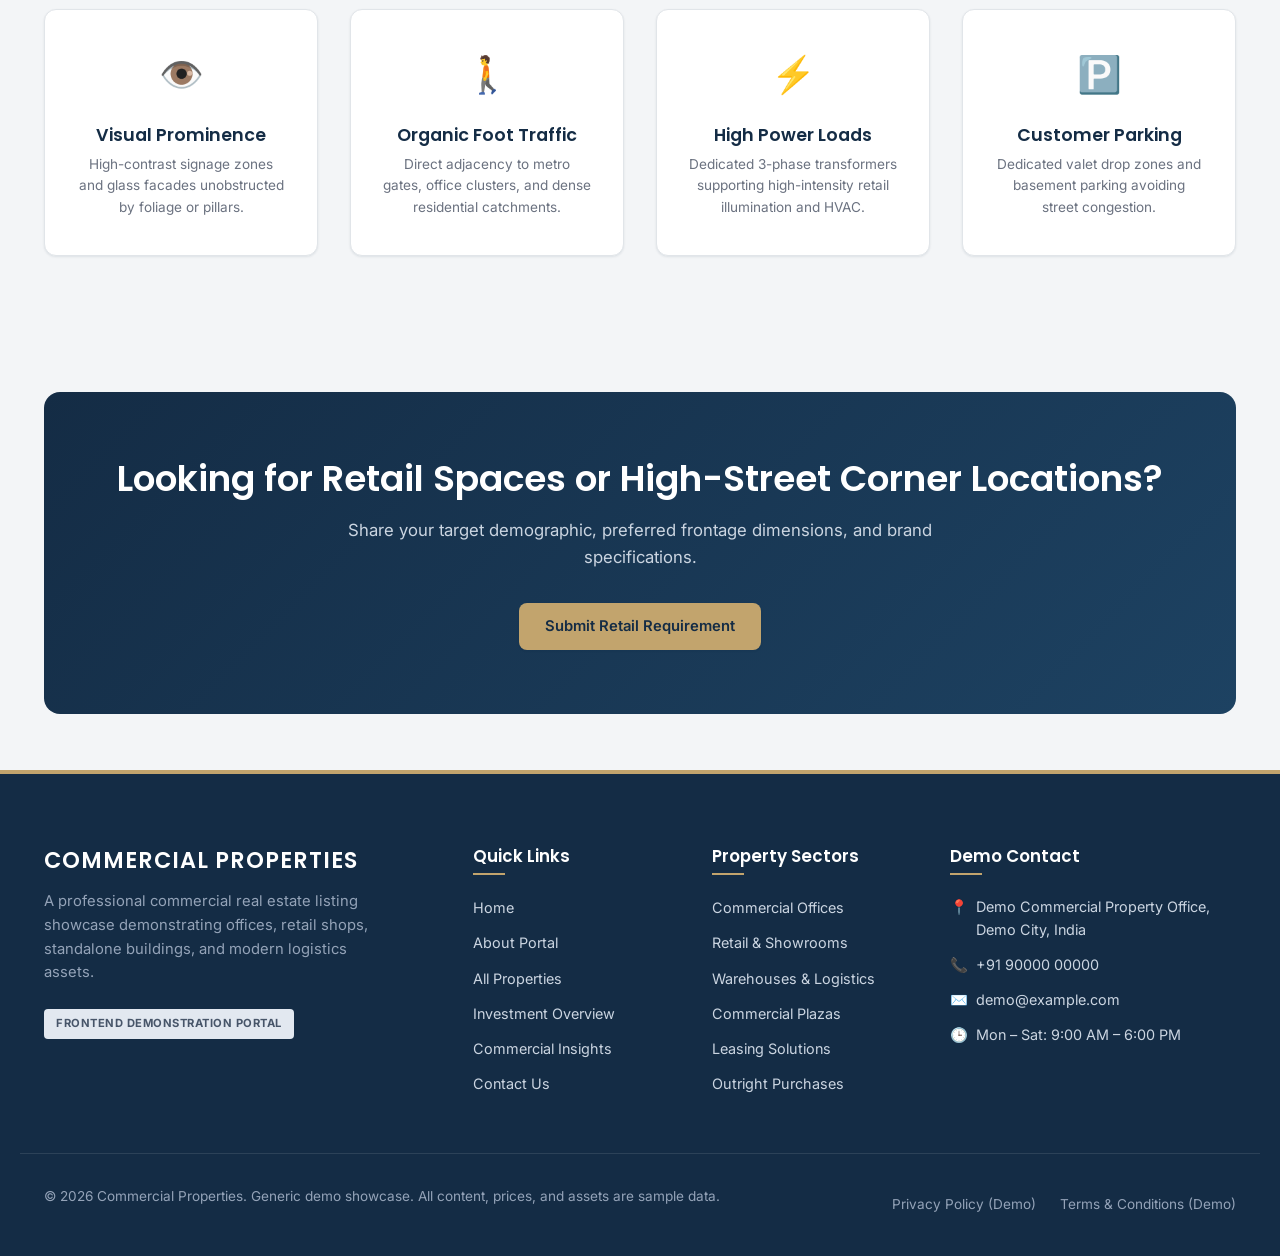
<file: retail.html>
<!DOCTYPE html>
<html lang="en">
<head>
  <meta charset="UTF-8">
  <meta name="viewport" content="width=device-width, initial-scale=1.0">
  <title>Retail Properties &amp; Commercial Showrooms | COMMERCIAL PROPERTIES</title>
  <meta name="description" content="Explore prime retail shops, high-street corner outlets, shopping mall units, and luxury automobile showrooms with high footfall.">
  <link rel="stylesheet" href="css/style.css">
  <link rel="preconnect" href="https://fonts.googleapis.com">
  <link rel="preconnect" href="https://fonts.gstatic.com" crossorigin>
  <link href="https://fonts.googleapis.com/css2?family=Inter:wght@400;500;600;700&family=Poppins:wght@600;700;800&display=swap" rel="stylesheet">
</head>
<body>

  <!-- Global Header -->
  <header class="site-header">
    <div class="header-container">
      <a href="index.html" class="site-logo">
        COMMERCIAL <span>PROPERTIES</span>
      </a>

      <nav class="site-nav" aria-label="Main Navigation">
        <a href="index.html" class="nav-link">Home</a>
        <a href="about.html" class="nav-link">About</a>
        <a href="properties.html" class="nav-link">Properties</a>
        <div class="nav-dropdown">
          <a href="#" class="nav-link active" aria-haspopup="true">Categories ▾</a>
          <div class="dropdown-menu">
            <a href="office-spaces.html" class="dropdown-item">Office Spaces</a>
            <a href="retail.html" class="dropdown-item">Retail &amp; Showrooms</a>
            <a href="industrial.html" class="dropdown-item">Warehouses &amp; Industrial</a>
          </div>
        </div>
        <a href="investment.html" class="nav-link">Investment</a>
        <a href="blog.html" class="nav-link">Blog</a>
        <a href="contact.html" class="nav-link">Contact</a>
      </nav>

      <div class="header-actions">
        <button type="button" class="btn btn-primary btn-sm" onclick="openEnquiryModal('Retail Inquiry')">Enquire Now</button>
        <button type="button" class="mobile-menu-toggle" aria-label="Toggle navigation" aria-expanded="false">
          <span class="hamburger-line"></span>
          <span class="hamburger-line"></span>
          <span class="hamburger-line"></span>
        </button>
      </div>
    </div>
  </header>

  <!-- Mobile Drawer -->
  <aside class="mobile-nav-drawer" aria-label="Mobile Navigation Drawer">
    <nav class="mobile-nav-list">
      <a href="index.html" class="mobile-nav-link">Home</a>
      <a href="about.html" class="mobile-nav-link">About</a>
      <a href="properties.html" class="mobile-nav-link">All Properties</a>
      <a href="office-spaces.html" class="mobile-nav-link">Office Spaces</a>
      <a href="retail.html" class="mobile-nav-link active">Retail &amp; Showrooms</a>
      <a href="industrial.html" class="mobile-nav-link">Warehouses &amp; Industrial</a>
      <a href="investment.html" class="mobile-nav-link">Investment Guide</a>
      <a href="blog.html" class="mobile-nav-link">Commercial Insights Blog</a>
      <a href="contact.html" class="mobile-nav-link">Contact &amp; Enquiry</a>
    </nav>
  </aside>

  <!-- Breadcrumbs -->
  <div class="breadcrumbs">
    <div class="container">
      <a href="index.html">Home</a>
      <span class="breadcrumb-separator">/</span>
      <a href="properties.html">Categories</a>
      <span class="breadcrumb-separator">/</span>
      <span>Retail &amp; Showrooms</span>
    </div>
  </div>

  <main>
    <!-- Retail Property Hero Section -->
    <section class="page-hero">
      <div class="container">
        <h1 class="page-hero-title">Retail Properties &amp; Showrooms</h1>
        <p class="page-hero-subtitle">
          Commanding commercial storefronts, anchor mall units, and lifestyle showrooms situated at high-density pedestrian corridors.
        </p>
      </div>
    </section>

    <!-- Introduction to Retail Properties -->
    <section class="section section-bg-white">
      <div class="container">
        <div class="grid grid-cols-2 items-center gap-4">
          <div>
            <span class="section-subtitle">Retail Exposure</span>
            <h2 class="section-title">Maximum Footfall &amp; Unrivaled Street Visibility</h2>
            <p style="color: var(--color-muted); margin-bottom: 1rem;">
              Location is everything in retail commerce. Our commercial retail portfolio showcases spaces configured with wide street frontage, multi-tier glazing, customer parking, and dedicated MEP utilities for food &amp; beverage and luxury lifestyle brands.
            </p>
            <p style="color: var(--color-muted); margin-bottom: 1.5rem;">
              Whether opening a flagship fashion store, a culinary dining concept, or an automotive customer experience center, explore spaces engineered for maximum commercial conversion.
            </p>
            <a href="#retailListings" class="btn btn-navy">View Retail Listings</a>
          </div>
          <div>
            <div class="property-image-placeholder has-image" style="border-radius: var(--radius-lg); aspect-ratio: 4/3; box-shadow: var(--shadow-md);">
              <img src="assets/images/Commercial_shopping_arcade_atriu._c095872a.jpg" alt="Commercial Shopping Arcade" class="property-image">
            </div>
          </div>
        </div>
      </div>
    </section>

    <!-- Retail Segments: Retail Shops, High-street, Shopping Complex, Showrooms, Restaurant Spaces -->
    <section class="section section-bg-light">
      <div class="container">
        <div class="section-header">
          <span class="section-subtitle">Diverse Retail Formats</span>
          <h2 class="section-title">Retail Formats Built for Every Consumer Brand</h2>
          <p class="section-desc">From ground-level corner boutiques to expansive multi-level vehicular showrooms.</p>
        </div>

        <div class="grid grid-cols-3">
          <div class="feature-box">
            <div class="feature-icon">🏪</div>
            <h3 class="feature-title">High-Street Retail Shops</h3>
            <p class="feature-desc">Prime ground-floor units situated on vibrant pedestrian thoroughfares with high consumer traffic throughout the day.</p>
          </div>

          <div class="feature-box">
            <div class="feature-icon">🏬</div>
            <h3 class="feature-title">Shopping Complex Units</h3>
            <p class="feature-desc">Anchor stores and inline retail outlets located in climate-controlled shopping malls with shared entertainment &amp; cinema footfall.</p>
          </div>

          <div class="feature-box">
            <div class="feature-icon">🚗</div>
            <h3 class="feature-title">Commercial Showrooms</h3>
            <p class="feature-desc">Expansive floorplates with high ceilings, customer delivery ramps, and wide glass frontages ideal for automobiles and electronics.</p>
          </div>

          <div class="feature-box">
            <div class="feature-icon">🍽️</div>
            <h3 class="feature-title">Restaurant &amp; F&amp;B Spaces</h3>
            <p class="feature-desc">Fitted with heavy grease traps, vertical exhaust riser ducts, natural gas lines, and high-capacity electrical supply.</p>
          </div>

          <div class="feature-box">
            <div class="feature-icon">💎</div>
            <h3 class="feature-title">Luxury Boutique Outlets</h3>
            <p class="feature-desc">Sophisticated retail suites in high-net-worth neighborhood arcades and premier 5-star hotel shopping corridors.</p>
          </div>

          <div class="feature-box">
            <div class="feature-icon">📦</div>
            <h3 class="feature-title">Dark Stores &amp; Quick-Commerce</h3>
            <p class="feature-desc">In-city micro-fulfillment distribution hubs designed for 10-minute delivery dispatch and two-wheeler parking fleets.</p>
          </div>
        </div>
      </div>
    </section>

    <!-- Featured Retail Listings -->
    <section id="retailListings" class="section section-bg-white">
      <div class="container">
        <div class="section-header">
          <span class="section-subtitle">Sample Demo Catalog</span>
          <h2 class="section-title">Featured Retail Properties</h2>
          <p class="section-desc">Explore sample retail properties with demo specifications and financial indicators.</p>
        </div>

        <div class="grid grid-cols-2">
          <!-- Retail 1 -->
          <article class="property-card">
            <div class="card-image-wrap">
              <div class="card-badges">
                <span class="badge badge-rent">For Lease</span>
                <span class="badge badge-demo">Demo</span>
              </div>
              <div class="property-image-placeholder has-image">
                <img src="assets/images/Shoppers_walking_past_retail_sto._a1f7f7ee.jpg" alt="High-Street Corner Retail Shop" class="property-image">
              </div>
            </div>
            <div class="card-content">
              <div class="card-category-tag">Retail &amp; Showrooms</div>
              <h3 class="card-title"><a href="property-details.html?id=CP-102">High-Street Corner Retail Shop</a></h3>
              <p class="card-location">📍 Metro Avenue Commercial Hub, Demo Zone 02</p>
              <div class="card-specs-row">
                <div class="spec-item"><span class="spec-label">Area</span><span class="spec-val">2,800 sq.ft.</span></div>
                <div class="spec-item"><span class="spec-label">Frontage</span><span class="spec-val">45 Ft Glass</span></div>
                <div class="spec-item"><span class="spec-label">Position</span><span class="spec-val">Ground Corner</span></div>
              </div>
              <div class="card-footer">
                <div class="card-price-wrap">
                  <span class="card-price-label">Sample Lease</span>
                  <span class="card-price-val">₹2,80,000 / mo</span>
                </div>
                <div class="card-actions">
                  <a href="property-details.html?id=CP-102" class="btn btn-outline btn-sm">Details</a>
                  <button type="button" class="btn btn-primary btn-sm" onclick="openEnquiryModal('High-Street Corner Retail Shop')">Enquire</button>
                </div>
              </div>
            </div>
          </article>

          <!-- Retail 2 -->
          <article class="property-card">
            <div class="card-image-wrap">
              <div class="card-badges">
                <span class="badge badge-buy">For Sale</span>
                <span class="badge badge-demo">Demo</span>
              </div>
              <div class="property-image-placeholder has-image">
                <img src="assets/images/Automobile_showroom_along_expres._092dab8f.jpg" alt="Automobile & Lifestyle Showroom" class="property-image">
              </div>
            </div>
            <div class="card-content">
              <div class="card-category-tag">Retail &amp; Showrooms</div>
              <h3 class="card-title"><a href="property-details.html?id=CP-106">Automobile &amp; Lifestyle Showroom</a></h3>
              <p class="card-location">📍 Main Highway Expressway, Demo Sector 12</p>
              <div class="card-specs-row">
                <div class="spec-item"><span class="spec-label">Area</span><span class="spec-val">11,500 sq.ft.</span></div>
                <div class="spec-item"><span class="spec-label">Frontage</span><span class="spec-val">90 Ft Roadside</span></div>
                <div class="spec-item"><span class="spec-label">Height</span><span class="spec-val">6.5m Eaves</span></div>
              </div>
              <div class="card-footer">
                <div class="card-price-wrap">
                  <span class="card-price-label">Sample Price</span>
                  <span class="card-price-val">₹14.5 Cr</span>
                </div>
                <div class="card-actions">
                  <a href="property-details.html?id=CP-106" class="btn btn-outline btn-sm">Details</a>
                  <button type="button" class="btn btn-primary btn-sm" onclick="openEnquiryModal('Automobile Showroom')">Enquire</button>
                </div>
              </div>
            </div>
          </article>
        </div>
      </div>
    </section>

    <!-- Retail Property Benefits -->
    <section class="section section-bg-light">
      <div class="container">
        <div class="section-header">
          <span class="section-subtitle">Strategic Value</span>
          <h2 class="section-title">Retail Property Key Commercial Benefits</h2>
          <p class="section-desc">Technical attributes that enhance customer dwell time and retail revenues.</p>
        </div>

        <div class="grid grid-cols-4">
          <div class="feature-box text-center">
            <div class="feature-icon">👁️</div>
            <h4 style="font-size: 1.1rem; margin-bottom: 0.5rem;">Visual Prominence</h4>
            <p style="font-size: 0.85rem; color: var(--color-muted);">High-contrast signage zones and glass facades unobstructed by foliage or pillars.</p>
          </div>
          <div class="feature-box text-center">
            <div class="feature-icon">🚶</div>
            <h4 style="font-size: 1.1rem; margin-bottom: 0.5rem;">Organic Foot Traffic</h4>
            <p style="font-size: 0.85rem; color: var(--color-muted);">Direct adjacency to metro gates, office clusters, and dense residential catchments.</p>
          </div>
          <div class="feature-box text-center">
            <div class="feature-icon">⚡</div>
            <h4 style="font-size: 1.1rem; margin-bottom: 0.5rem;">High Power Loads</h4>
            <p style="font-size: 0.85rem; color: var(--color-muted);">Dedicated 3-phase transformers supporting high-intensity retail illumination and HVAC.</p>
          </div>
          <div class="feature-box text-center">
            <div class="feature-icon">🅿️</div>
            <h4 style="font-size: 1.1rem; margin-bottom: 0.5rem;">Customer Parking</h4>
            <p style="font-size: 0.85rem; color: var(--color-muted);">Dedicated valet drop zones and basement parking avoiding street congestion.</p>
          </div>
        </div>
      </div>
    </section>

    <!-- Retail CTA -->
    <section class="section-sm">
      <div class="container">
        <div class="cta-banner">
          <h2>Looking for Retail Spaces or High-Street Corner Locations?</h2>
          <p>Share your target demographic, preferred frontage dimensions, and brand specifications.</p>
          <button type="button" class="btn btn-primary" onclick="openEnquiryModal('Retail Location Requirement')">Submit Retail Requirement</button>
        </div>
      </div>
    </section>
  </main>

  <!-- Global Footer -->
  <footer class="site-footer">
    <div class="container footer-grid">
      <div class="footer-brand">
        <h3>COMMERCIAL PROPERTIES</h3>
        <p>A professional commercial real estate listing showcase demonstrating offices, retail shops, standalone buildings, and modern logistics assets.</p>
        <span class="badge badge-demo">Frontend Demonstration Portal</span>
      </div>

      <div>
        <h4 class="footer-title">Quick Links</h4>
        <ul class="footer-links">
          <li><a href="index.html">Home</a></li>
          <li><a href="about.html">About Portal</a></li>
          <li><a href="properties.html">All Properties</a></li>
          <li><a href="investment.html">Investment Overview</a></li>
          <li><a href="blog.html">Commercial Insights</a></li>
          <li><a href="contact.html">Contact Us</a></li>
        </ul>
      </div>

      <div>
        <h4 class="footer-title">Property Sectors</h4>
        <ul class="footer-links">
          <li><a href="office-spaces.html">Commercial Offices</a></li>
          <li><a href="retail.html">Retail &amp; Showrooms</a></li>
          <li><a href="industrial.html">Warehouses &amp; Logistics</a></li>
          <li><a href="properties.html?category=commercial-building">Commercial Plazas</a></li>
          <li><a href="properties.html?purpose=rent">Leasing Solutions</a></li>
          <li><a href="properties.html?purpose=buy">Outright Purchases</a></li>
        </ul>
      </div>

      <div>
        <h4 class="footer-title">Demo Contact</h4>
        <div class="footer-contact-item">
          <span>📍</span>
          <span>Demo Commercial Property Office, Demo City, India</span>
        </div>
        <div class="footer-contact-item">
          <span>📞</span>
          <span>+91 90000 00000</span>
        </div>
        <div class="footer-contact-item">
          <span>✉️</span>
          <span>demo@example.com</span>
        </div>
        <div class="footer-contact-item">
          <span>🕒</span>
          <span>Mon – Sat: 9:00 AM – 6:00 PM</span>
        </div>
      </div>
    </div>

    <div class="container footer-bottom">
      <p>© 2026 Commercial Properties. Generic demo showcase. All content, prices, and assets are sample data.</p>
      <div class="footer-bottom-links">
        <a href="about.html">Privacy Policy (Demo)</a>
        <a href="about.html">Terms &amp; Conditions (Demo)</a>
      </div>
    </div>
  </footer>

  <!-- Modal -->
  <div id="enquiryModal" class="modal-overlay" role="dialog" aria-modal="true">
    <div class="modal-container">
      <button type="button" class="modal-close-btn" aria-label="Close modal">&times;</button>
      <h3 style="font-size: 1.5rem; margin-bottom: 0.5rem;">Retail Space Enquiry</h3>
      <p style="color: var(--color-muted); font-size: 0.9rem; margin-bottom: 1.5rem;">Demo enquiry form. No data is stored.</p>
      <div id="modalSuccessAlert" class="form-alert alert-success">✓ Enquiry validated successfully.</div>
      <form id="modalEnquiryForm">
        <div class="form-group" style="margin-bottom: 1rem;">
          <label class="form-label">Full Name *</label>
          <input type="text" name="fullName" class="form-control" placeholder="John Doe">
          <span class="form-feedback"></span>
        </div>
        <div class="form-row">
          <div class="form-group">
            <label class="form-label">Email Address *</label>
            <input type="email" name="email" class="form-control" placeholder="name@business.com">
            <span class="form-feedback"></span>
          </div>
          <div class="form-group">
            <label class="form-label">Phone Number *</label>
            <input type="tel" name="phone" class="form-control" placeholder="10-digit number">
            <span class="form-feedback"></span>
          </div>
        </div>
        <div class="form-group" style="margin-bottom: 1rem;">
          <label class="form-label">Property Interest</label>
          <input type="text" id="modalPropertyInterest" name="propertyInterest" class="form-control" value="Retail Shop">
        </div>
        <div class="form-group" style="margin-bottom: 1.5rem;">
          <label class="form-label">Message</label>
          <textarea name="message" class="form-control" rows="3" placeholder="Commercial requirement details..."></textarea>
        </div>
        <button type="submit" class="btn btn-navy btn-block">Submit Demo Enquiry</button>
      </form>
    </div>
  </div>

  <button id="backToTop" class="back-to-top" aria-label="Back to Top">↑</button>
  <script src="js/script.js"></script>
</body>
</html>
</file>
<file: css/style.css>
/* ==========================================================================
   COMMERCIAL PROPERTIES - MAIN STYLESHEET
   Clean, modern, corporate aesthetic for commercial real estate
   ========================================================================== */

/* --- CSS Variables & Design Tokens --- */
:root {
  --color-primary: #142C45;       /* Navy Blue */
  --color-primary-light: #1D4262; /* Deep Blue */
  --color-accent: #C2A46D;        /* Muted Gold */
  --color-accent-hover: #b09157;
  --color-dark: #252B32;          /* Charcoal text */
  --color-muted: #6B7280;         /* Slate grey secondary text */
  --color-light-bg: #F3F5F7;      /* Clean subtle background */
  --color-surface: #FFFFFF;       /* Clean pure white card surface */
  --color-border: #E1E5E9;        /* Border Grey */
  --color-border-subtle: #EEF2F6;
  
  --color-success: #10B981;
  --color-error: #EF4444;
  --color-tag-rent: #0E7490;
  --color-tag-buy: #854D0E;
  
  --font-heading: 'Poppins', -apple-system, BlinkMacSystemFont, 'Segoe UI', Roboto, Helvetica, Arial, sans-serif;
  --font-body: 'Inter', -apple-system, BlinkMacSystemFont, 'Segoe UI', Roboto, Helvetica, Arial, sans-serif;

  --shadow-sm: 0 1px 3px rgba(20, 44, 69, 0.06), 0 1px 2px rgba(20, 44, 69, 0.04);
  --shadow-md: 0 4px 12px rgba(20, 44, 69, 0.08), 0 2px 4px rgba(20, 44, 69, 0.04);
  --shadow-lg: 0 12px 30px rgba(20, 44, 69, 0.12), 0 4px 8px rgba(20, 44, 69, 0.06);
  --shadow-xl: 0 20px 40px rgba(20, 44, 69, 0.18);

  --radius-sm: 4px;
  --radius-md: 8px;
  --radius-lg: 12px;
  --radius-xl: 16px;

  --transition-fast: 0.2s ease;
  --transition-normal: 0.3s ease;
  --transition-slow: 0.5s ease;
  
  --header-height: 80px;
  --container-max-width: 1240px;
}

/* --- Base & Reset --- */
*, *::before, *::after {
  box-sizing: border-box;
  margin: 0;
  padding: 0;
}

html {
  font-size: 16px;
  scroll-behavior: smooth;
  -webkit-font-smoothing: antialiased;
  -moz-osx-font-smoothing: grayscale;
}

body {
  font-family: var(--font-body);
  color: var(--color-dark);
  background-color: var(--color-light-bg);
  line-height: 1.6;
  overflow-x: hidden;
  min-height: 100vh;
  display: flex;
  flex-direction: column;
}

main {
  flex: 1 0 auto;
}

h1, h2, h3, h4, h5, h6 {
  font-family: var(--font-heading);
  color: var(--color-primary);
  font-weight: 600;
  line-height: 1.25;
}

p {
  margin-bottom: 1rem;
}

p:last-child {
  margin-bottom: 0;
}

a {
  color: inherit;
  text-decoration: none;
  transition: color var(--transition-fast);
}

ul, ol {
  list-style: none;
}

img {
  max-width: 100%;
  height: auto;
  display: block;
}

button, input, select, textarea {
  font: inherit;
  color: inherit;
  outline: none;
}

button {
  cursor: pointer;
  border: none;
  background: none;
}

/* --- Layout & Utilities --- */
.container {
  width: 100%;
  max-width: var(--container-max-width);
  margin: 0 auto;
  padding: 0 1.5rem;
}

.section {
  padding: 5rem 0;
}

.section-sm {
  padding: 3.5rem 0;
}

.section-bg-white {
  background-color: var(--color-surface);
}

.section-bg-light {
  background-color: var(--color-light-bg);
}

.section-bg-dark {
  background-color: var(--color-primary);
  color: #FFFFFF;
}

.section-bg-dark h1,
.section-bg-dark h2,
.section-bg-dark h3,
.section-bg-dark h4 {
  color: #FFFFFF;
}

.section-header {
  text-align: center;
  max-width: 760px;
  margin: 0 auto 3.5rem auto;
}

.section-subtitle {
  display: inline-block;
  font-size: 0.825rem;
  font-weight: 700;
  text-transform: uppercase;
  letter-spacing: 2px;
  color: var(--color-accent);
  margin-bottom: 0.75rem;
}

.section-title {
  font-size: 2.25rem;
  letter-spacing: -0.5px;
  margin-bottom: 1rem;
}

.section-desc {
  color: var(--color-muted);
  font-size: 1.05rem;
  line-height: 1.6;
}

.section-bg-dark .section-desc {
  color: #CBD5E1;
}

/* Grid System */
.grid {
  display: grid;
  gap: 2rem;
}

.grid-cols-2 {
  grid-template-columns: repeat(2, 1fr);
}

.grid-cols-3 {
  grid-template-columns: repeat(3, 1fr);
}

.grid-cols-4 {
  grid-template-columns: repeat(4, 1fr);
}

.flex {
  display: flex;
}

.flex-center {
  display: flex;
  align-items: center;
  justify-content: center;
}

.flex-between {
  display: flex;
  align-items: center;
  justify-content: space-between;
}

.items-center {
  align-items: center;
}

.text-center {
  text-align: center;
}

.gap-1 { gap: 0.5rem; }
.gap-2 { gap: 1rem; }
.gap-3 { gap: 1.5rem; }
.gap-4 { gap: 2rem; }

/* --- Buttons --- */
.btn {
  display: inline-flex;
  align-items: center;
  justify-content: center;
  gap: 0.5rem;
  padding: 0.75rem 1.6rem;
  font-weight: 600;
  font-size: 0.925rem;
  border-radius: var(--radius-md);
  transition: all var(--transition-fast);
  cursor: pointer;
  text-align: center;
  white-space: nowrap;
}

.btn-primary {
  background-color: var(--color-accent);
  color: #142C45;
  box-shadow: var(--shadow-sm);
}

.btn-primary:hover {
  background-color: var(--color-accent-hover);
  transform: translateY(-2px);
  box-shadow: var(--shadow-md);
}

.btn-navy {
  background-color: var(--color-primary);
  color: #FFFFFF;
}

.btn-navy:hover {
  background-color: var(--color-primary-light);
  transform: translateY(-2px);
  box-shadow: var(--shadow-md);
}

.btn-outline {
  border: 2px solid var(--color-primary);
  color: var(--color-primary);
  background: transparent;
}

.btn-outline:hover {
  background-color: var(--color-primary);
  color: #FFFFFF;
}

.btn-outline-white {
  border: 2px solid #FFFFFF;
  color: #FFFFFF;
  background: transparent;
}

.btn-outline-white:hover {
  background-color: #FFFFFF;
  color: var(--color-primary);
}

.btn-sm {
  padding: 0.5rem 1rem;
  font-size: 0.85rem;
}

.btn-block {
  width: 100%;
}

/* --- Badges & Tags --- */
.badge {
  display: inline-block;
  padding: 0.35rem 0.75rem;
  font-size: 0.75rem;
  font-weight: 700;
  letter-spacing: 0.5px;
  text-transform: uppercase;
  border-radius: var(--radius-sm);
}

.badge-rent {
  background-color: rgba(14, 116, 144, 0.12);
  color: #0E7490;
}

.badge-buy {
  background-color: rgba(194, 164, 109, 0.18);
  color: #854D0E;
}

.badge-verified {
  background-color: rgba(16, 185, 129, 0.15);
  color: #065F46;
}

.badge-demo {
  background-color: #E2E8F0;
  color: #475569;
  font-size: 0.7rem;
}

/* --- Placeholder Image System --- */
/* Designed strictly according to Master Prompt Section 4 */
.property-image-placeholder {
  position: relative;
  width: 100%;
  aspect-ratio: 16 / 10;
  background: linear-gradient(135deg, #EAEFF4 0%, #D8DFE7 100%);
  display: flex;
  flex-direction: column;
  align-items: center;
  justify-content: center;
  color: #556270;
  border-bottom: 1px solid var(--color-border);
  overflow: hidden;
  transition: transform var(--transition-normal), background var(--transition-normal);
  user-select: none;
}

.property-image-placeholder.has-image {
  background: #0F172A;
  border-bottom: none;
}

.property-image-placeholder.has-image::before {
  display: none;
}

.property-image {
  width: 100%;
  height: 100%;
  object-fit: cover;
  display: block;
  transition: transform var(--transition-normal);
}

.property-card:hover .property-image {
  transform: scale(1.05);
}

.property-image-placeholder::before {
  content: "";
  position: absolute;
  inset: 0;
  background-image: radial-gradient(rgba(20, 44, 69, 0.08) 1px, transparent 0);
  background-size: 16px 16px;
  opacity: 0.75;
}

.property-image-placeholder .placeholder-icon {
  font-size: 2.25rem;
  margin-bottom: 0.5rem;
  z-index: 1;
  opacity: 0.85;
  filter: drop-shadow(0 2px 4px rgba(0,0,0,0.06));
}

.property-image-placeholder span {
  position: relative;
  z-index: 1;
  font-family: var(--font-heading);
  font-size: 0.75rem;
  font-weight: 700;
  letter-spacing: 1.5px;
  text-transform: uppercase;
  color: var(--color-primary);
  background: rgba(255, 255, 255, 0.85);
  padding: 0.35rem 0.85rem;
  border-radius: var(--radius-sm);
  border: 1px solid rgba(20, 44, 69, 0.15);
  box-shadow: 0 2px 4px rgba(0,0,0,0.04);
}

.property-card:hover .property-image-placeholder {
  background: linear-gradient(135deg, #E2E8F0 0%, #CBD5E1 100%);
}

.property-gallery-placeholder {
  position: relative;
  width: 100%;
  height: 440px;
  background: #0F172A;
  border-radius: var(--radius-lg);
  overflow: hidden;
  border: 1px solid var(--color-border);
  box-shadow: var(--shadow-sm);
}

.gallery-main-img {
  width: 100%;
  height: 100%;
  object-fit: cover;
  display: block;
}

.gallery-thumb-placeholder {
  aspect-ratio: 16 / 10;
  background: #E5E9EE;
  border-radius: var(--radius-md);
  border: 2px solid transparent;
  overflow: hidden;
  cursor: pointer;
  transition: all var(--transition-fast);
  position: relative;
}

.gallery-thumb-img {
  width: 100%;
  height: 100%;
  object-fit: cover;
  display: block;
}

.gallery-thumb-placeholder.active,
.gallery-thumb-placeholder:hover {
  border-color: var(--color-accent);
  box-shadow: var(--shadow-sm);
}

/* --- Header & Navigation --- */
.site-header {
  position: sticky;
  top: 0;
  left: 0;
  width: 100%;
  background-color: #FFFFFF;
  border-bottom: 1px solid var(--color-border);
  z-index: 1000;
  transition: box-shadow var(--transition-fast), background-color var(--transition-fast);
}

.site-header.is-scrolled {
  box-shadow: var(--shadow-md);
}

.header-container {
  display: flex;
  align-items: center;
  justify-content: space-between;
  height: var(--header-height);
  padding: 0 1.5rem;
  max-width: var(--container-max-width);
  margin: 0 auto;
}

.site-logo {
  font-family: var(--font-heading);
  font-size: 1.25rem;
  font-weight: 800;
  letter-spacing: 1.5px;
  color: var(--color-primary);
  display: flex;
  align-items: center;
  gap: 0.5rem;
}

.site-logo span {
  color: var(--color-accent);
}

.site-nav {
  display: flex;
  align-items: center;
  gap: 1.25rem;
}

.nav-link {
  font-size: 0.9rem;
  font-weight: 500;
  color: var(--color-dark);
  padding: 0.5rem 0.25rem;
  position: relative;
  transition: color var(--transition-fast);
}

.nav-link:hover,
.nav-link.active {
  color: var(--color-primary);
  font-weight: 600;
}

.nav-link.active::after {
  content: "";
  position: absolute;
  bottom: 0;
  left: 0;
  width: 100%;
  height: 2px;
  background-color: var(--color-accent);
}

.nav-dropdown {
  position: relative;
}

.dropdown-menu {
  position: absolute;
  top: 100%;
  left: 0;
  min-width: 210px;
  background: #FFFFFF;
  border: 1px solid var(--color-border);
  border-radius: var(--radius-md);
  box-shadow: var(--shadow-lg);
  padding: 0.5rem 0;
  opacity: 0;
  visibility: hidden;
  transform: translateY(10px);
  transition: all var(--transition-fast);
  z-index: 100;
}

.nav-dropdown:hover .dropdown-menu,
.nav-dropdown:focus-within .dropdown-menu {
  opacity: 1;
  visibility: visible;
  transform: translateY(0);
}

.dropdown-item {
  display: block;
  padding: 0.6rem 1.25rem;
  font-size: 0.875rem;
  color: var(--color-dark);
  transition: background-color var(--transition-fast), color var(--transition-fast);
}

.dropdown-item:hover {
  background-color: var(--color-light-bg);
  color: var(--color-primary);
}

.header-actions {
  display: flex;
  align-items: center;
  gap: 1rem;
}

.mobile-menu-toggle {
  display: none;
  background: none;
  border: none;
  cursor: pointer;
  padding: 0.5rem;
  color: var(--color-primary);
}

.hamburger-line {
  display: block;
  width: 24px;
  height: 2px;
  background-color: var(--color-primary);
  margin: 5px 0;
  transition: all var(--transition-fast);
}

/* Mobile Nav Drawer */
.mobile-nav-drawer {
  position: fixed;
  top: var(--header-height);
  left: 0;
  width: 100%;
  height: calc(100vh - var(--header-height));
  background: #FFFFFF;
  padding: 2rem 1.5rem;
  border-top: 1px solid var(--color-border);
  transform: translateX(-100%);
  transition: transform var(--transition-normal);
  z-index: 999;
  overflow-y: auto;
}

.mobile-nav-drawer.is-active {
  transform: translateX(0);
}

.mobile-nav-list {
  display: flex;
  flex-direction: column;
  gap: 1.25rem;
}

.mobile-nav-link {
  font-size: 1.1rem;
  font-weight: 600;
  color: var(--color-primary);
  display: block;
  padding: 0.5rem 0;
  border-bottom: 1px solid var(--color-border-subtle);
}

.mobile-nav-link.active {
  color: var(--color-accent);
}

/* --- Hero Section --- */
.hero {
  position: relative;
  background: linear-gradient(135deg, #142C45 0%, #1D4262 100%);
  color: #FFFFFF;
  padding: 5.5rem 0 6.5rem 0;
  overflow: hidden;
}

.hero::after {
  content: "";
  position: absolute;
  top: 0;
  right: 0;
  width: 50%;
  height: 100%;
  background: radial-gradient(circle at 70% 30%, rgba(194, 164, 109, 0.12) 0%, transparent 60%);
  pointer-events: none;
}

.hero-content {
  position: relative;
  z-index: 2;
  max-width: 820px;
  margin: 0 auto;
  text-align: center;
}

.hero-pill {
  display: inline-flex;
  align-items: center;
  gap: 0.5rem;
  background: rgba(255, 255, 255, 0.1);
  border: 1px solid rgba(255, 255, 255, 0.2);
  padding: 0.35rem 1rem;
  border-radius: 999px;
  font-size: 0.8rem;
  font-weight: 600;
  letter-spacing: 1px;
  text-transform: uppercase;
  color: var(--color-accent);
  margin-bottom: 1.5rem;
  backdrop-filter: blur(4px);
}

.hero-title {
  font-size: 3.25rem;
  line-height: 1.15;
  margin-bottom: 1.25rem;
  color: #FFFFFF;
  letter-spacing: -1px;
}

.hero-subtitle {
  font-size: 1.2rem;
  color: #CBD5E1;
  max-width: 680px;
  margin: 0 auto 2.5rem auto;
}

/* --- Search Widget --- */
.search-widget-container {
  position: relative;
  z-index: 3;
  margin-top: -3.5rem;
}

.search-widget {
  background: #FFFFFF;
  padding: 1.75rem 2rem;
  border-radius: var(--radius-lg);
  box-shadow: var(--shadow-xl);
  border: 1px solid var(--color-border);
}

.search-widget-tabs {
  display: flex;
  gap: 0.5rem;
  margin-bottom: 1.25rem;
  border-bottom: 1px solid var(--color-border);
  padding-bottom: 0.75rem;
}

.search-tab-btn {
  padding: 0.4rem 1.25rem;
  border-radius: var(--radius-sm);
  font-size: 0.875rem;
  font-weight: 600;
  color: var(--color-muted);
  transition: all var(--transition-fast);
}

.search-tab-btn.active {
  background-color: var(--color-primary);
  color: #FFFFFF;
}

.search-form-grid {
  display: grid;
  grid-template-columns: repeat(4, 1fr) auto;
  gap: 1rem;
  align-items: flex-end;
}

.form-group {
  display: flex;
  flex-direction: column;
  gap: 0.4rem;
  text-align: left;
}

.form-label {
  font-size: 0.775rem;
  font-weight: 700;
  text-transform: uppercase;
  letter-spacing: 0.5px;
  color: #4B5563;
}

.form-control {
  width: 100%;
  padding: 0.75rem 0.9rem;
  border: 1px solid var(--color-border);
  border-radius: var(--radius-md);
  background-color: #FFFFFF;
  font-size: 0.925rem;
  color: var(--color-dark);
  transition: border-color var(--transition-fast), box-shadow var(--transition-fast);
}

.form-control:focus {
  border-color: var(--color-accent);
  box-shadow: 0 0 0 3px rgba(194, 164, 109, 0.2);
}

/* --- Category Cards --- */
.category-card {
  background: #FFFFFF;
  border-radius: var(--radius-lg);
  padding: 2rem 1.5rem;
  text-align: center;
  border: 1px solid var(--color-border);
  box-shadow: var(--shadow-sm);
  transition: all var(--transition-normal);
  display: flex;
  flex-direction: column;
  align-items: center;
}

.category-card:hover {
  transform: translateY(-5px);
  border-color: var(--color-accent);
  box-shadow: var(--shadow-lg);
}

.category-icon-wrapper {
  width: 64px;
  height: 64px;
  border-radius: 50%;
  background: rgba(20, 44, 69, 0.05);
  display: flex;
  align-items: center;
  justify-content: center;
  font-size: 1.75rem;
  margin-bottom: 1.25rem;
  transition: background var(--transition-fast);
}

.category-card:hover .category-icon-wrapper {
  background: rgba(194, 164, 109, 0.15);
}

.category-title {
  font-size: 1.2rem;
  margin-bottom: 0.5rem;
}

.category-count {
  font-size: 0.85rem;
  color: var(--color-muted);
}

/* --- Property Cards --- */
.property-card {
  background: #FFFFFF;
  border-radius: var(--radius-lg);
  border: 1px solid var(--color-border);
  overflow: hidden;
  box-shadow: var(--shadow-sm);
  transition: transform var(--transition-normal), box-shadow var(--transition-normal);
  display: flex;
  flex-direction: column;
  position: relative;
}

.property-card:hover {
  transform: translateY(-6px);
  box-shadow: var(--shadow-lg);
}

.card-image-wrap {
  position: relative;
}

.card-badges {
  position: absolute;
  top: 1rem;
  left: 1rem;
  display: flex;
  gap: 0.5rem;
  z-index: 2;
}

.card-fav-btn {
  position: absolute;
  top: 0.85rem;
  right: 0.85rem;
  background: rgba(255, 255, 255, 0.9);
  width: 36px;
  height: 36px;
  border-radius: 50%;
  display: flex;
  align-items: center;
  justify-content: center;
  font-size: 1rem;
  cursor: pointer;
  z-index: 2;
  transition: transform var(--transition-fast), background var(--transition-fast);
  border: 1px solid var(--color-border);
}

.card-fav-btn:hover {
  transform: scale(1.1);
  background: #FFFFFF;
}

.card-fav-btn.favorited {
  color: #E11D48;
}

.card-content {
  padding: 1.5rem;
  display: flex;
  flex-direction: column;
  flex: 1;
}

.card-category-tag {
  font-size: 0.75rem;
  font-weight: 700;
  text-transform: uppercase;
  letter-spacing: 1px;
  color: var(--color-accent);
  margin-bottom: 0.4rem;
}

.card-title {
  font-size: 1.25rem;
  margin-bottom: 0.5rem;
  line-height: 1.35;
}

.card-title a:hover {
  color: var(--color-accent);
}

.card-location {
  font-size: 0.875rem;
  color: var(--color-muted);
  display: flex;
  align-items: center;
  gap: 0.35rem;
  margin-bottom: 1rem;
}

.card-specs-row {
  display: flex;
  justify-content: space-between;
  border-top: 1px solid var(--color-border-subtle);
  border-bottom: 1px solid var(--color-border-subtle);
  padding: 0.75rem 0;
  margin-bottom: 1.25rem;
  font-size: 0.85rem;
}

.spec-item {
  display: flex;
  flex-direction: column;
}

.spec-item .spec-label {
  font-size: 0.725rem;
  color: var(--color-muted);
  text-transform: uppercase;
}

.spec-item .spec-val {
  font-weight: 600;
  color: var(--color-dark);
}

.card-footer {
  margin-top: auto;
  display: flex;
  align-items: center;
  justify-content: space-between;
  gap: 0.5rem;
}

.card-price-wrap {
  display: flex;
  flex-direction: column;
}

.card-price-label {
  font-size: 0.7rem;
  text-transform: uppercase;
  color: var(--color-muted);
}

.card-price-val {
  font-size: 1.2rem;
  font-weight: 700;
  color: var(--color-primary);
}

.card-actions {
  display: flex;
  gap: 0.5rem;
}

/* --- Filter Bar & Properties Grid --- */
.filter-panel {
  background: #FFFFFF;
  padding: 1.75rem;
  border-radius: var(--radius-lg);
  border: 1px solid var(--color-border);
  box-shadow: var(--shadow-sm);
  margin-bottom: 2.5rem;
}

.filter-grid {
  display: grid;
  grid-template-columns: repeat(auto-fit, minmax(200px, 1fr));
  gap: 1.25rem;
  align-items: flex-end;
}

.filter-results-bar {
  display: flex;
  align-items: center;
  justify-content: space-between;
  padding: 1rem 0;
  border-bottom: 1px solid var(--color-border);
  margin-bottom: 2rem;
  font-size: 0.95rem;
  color: var(--color-muted);
}

/* --- Feature / Advantage Boxes --- */
.feature-box {
  background: #FFFFFF;
  border-radius: var(--radius-lg);
  padding: 2.25rem 2rem;
  border: 1px solid var(--color-border);
  box-shadow: var(--shadow-sm);
  transition: all var(--transition-normal);
}

.feature-box:hover {
  transform: translateY(-4px);
  box-shadow: var(--shadow-md);
  border-color: var(--color-accent);
}

.feature-icon {
  font-size: 2.25rem;
  color: var(--color-primary);
  margin-bottom: 1.25rem;
}

.feature-title {
  font-size: 1.25rem;
  margin-bottom: 0.75rem;
}

.feature-desc {
  color: var(--color-muted);
  font-size: 0.925rem;
}

/* --- Specification Table / Grid --- */
.spec-grid {
  display: grid;
  grid-template-columns: repeat(auto-fit, minmax(220px, 1fr));
  gap: 1.25rem;
  margin: 1.5rem 0;
}

.spec-box {
  background: var(--color-light-bg);
  border-radius: var(--radius-md);
  padding: 1.25rem;
  border: 1px solid var(--color-border);
}

.spec-box-label {
  font-size: 0.75rem;
  text-transform: uppercase;
  color: var(--color-muted);
  letter-spacing: 0.5px;
  margin-bottom: 0.35rem;
}

.spec-box-value {
  font-size: 1.1rem;
  font-weight: 700;
  color: var(--color-primary);
}

/* --- Accordion (FAQ) --- */
.accordion {
  display: flex;
  flex-direction: column;
  gap: 1rem;
  max-width: 820px;
  margin: 0 auto;
}

.accordion-item {
  background: #FFFFFF;
  border: 1px solid var(--color-border);
  border-radius: var(--radius-md);
  overflow: hidden;
  transition: border-color var(--transition-fast);
}

.accordion-header {
  width: 100%;
  padding: 1.25rem 1.5rem;
  text-align: left;
  font-family: var(--font-heading);
  font-size: 1.05rem;
  font-weight: 600;
  color: var(--color-primary);
  display: flex;
  justify-content: space-between;
  align-items: center;
  cursor: pointer;
  background: #FFFFFF;
}

.accordion-icon {
  font-size: 1.25rem;
  transition: transform var(--transition-normal);
}

.accordion-item.active .accordion-icon {
  transform: rotate(45deg);
}

.accordion-body {
  max-height: 0;
  overflow: hidden;
  transition: max-height var(--transition-normal);
  padding: 0 1.5rem;
  color: var(--color-muted);
  font-size: 0.95rem;
  line-height: 1.7;
}

.accordion-item.active .accordion-body {
  padding-bottom: 1.5rem;
}

/* --- CTA Banner --- */
.cta-banner {
  background: linear-gradient(135deg, #142C45 0%, #1D4262 100%);
  border-radius: var(--radius-xl);
  padding: 4rem 3rem;
  color: #FFFFFF;
  text-align: center;
  position: relative;
  overflow: hidden;
}

.cta-banner h2 {
  color: #FFFFFF;
  font-size: 2.25rem;
  margin-bottom: 1rem;
}

.cta-banner p {
  color: #CBD5E1;
  max-width: 600px;
  margin: 0 auto 2rem auto;
  font-size: 1.05rem;
}

/* --- Property Details Page Layout --- */
.property-details-layout {
  display: grid;
  grid-template-columns: 2fr 1fr;
  gap: 2.5rem;
  align-items: flex-start;
}

.details-sidebar-sticky {
  position: sticky;
  top: calc(var(--header-height) + 1.5rem);
}

/* --- Forms & Contact Page --- */
.contact-layout {
  display: grid;
  grid-template-columns: 1fr 1.3fr;
  gap: 3.5rem;
}

.contact-info-card {
  background: var(--color-primary);
  color: #FFFFFF;
  border-radius: var(--radius-lg);
  padding: 2.5rem;
}

.contact-info-card h3 {
  color: #FFFFFF;
  margin-bottom: 1.5rem;
}

.contact-info-list {
  display: flex;
  flex-direction: column;
  gap: 1.5rem;
  margin-bottom: 2rem;
}

.contact-info-item {
  display: flex;
  align-items: flex-start;
  gap: 1rem;
}

.contact-info-icon {
  font-size: 1.4rem;
  color: var(--color-accent);
}

.form-card {
  background: #FFFFFF;
  border: 1px solid var(--color-border);
  border-radius: var(--radius-lg);
  padding: 2.5rem;
  box-shadow: var(--shadow-sm);
}

.form-row {
  display: grid;
  grid-template-columns: 1fr 1fr;
  gap: 1.25rem;
  margin-bottom: 1.25rem;
}

.form-feedback {
  font-size: 0.8rem;
  margin-top: 0.25rem;
  display: none;
}

.form-feedback.is-error {
  color: var(--color-error);
  display: block;
}

.form-alert {
  padding: 1rem 1.25rem;
  border-radius: var(--radius-md);
  margin-bottom: 1.5rem;
  display: none;
  font-size: 0.9rem;
}

.form-alert.alert-success {
  background-color: #ECFDF5;
  color: #065F46;
  border: 1px solid #A7F3D0;
}

.form-alert.alert-error {
  background-color: #FEF2F2;
  color: #991B1B;
  border: 1px solid #FECACA;
}

/* --- Modal --- */
.modal-overlay {
  position: fixed;
  inset: 0;
  background-color: rgba(20, 44, 69, 0.65);
  backdrop-filter: blur(4px);
  z-index: 2000;
  display: flex;
  align-items: center;
  justify-content: center;
  padding: 1.5rem;
  opacity: 0;
  visibility: hidden;
  transition: opacity var(--transition-normal), visibility var(--transition-normal);
}

.modal-overlay.is-active {
  opacity: 1;
  visibility: visible;
}

.modal-container {
  background: #FFFFFF;
  border-radius: var(--radius-lg);
  max-width: 580px;
  width: 100%;
  max-height: 90vh;
  overflow-y: auto;
  box-shadow: var(--shadow-xl);
  transform: translateY(20px);
  transition: transform var(--transition-normal);
  padding: 2rem 2.25rem;
  position: relative;
}

.modal-overlay.is-active .modal-container {
  transform: translateY(0);
}

.modal-close-btn {
  position: absolute;
  top: 1.25rem;
  right: 1.25rem;
  font-size: 1.5rem;
  color: var(--color-muted);
  cursor: pointer;
  line-height: 1;
}

.modal-close-btn:hover {
  color: var(--color-primary);
}

/* --- Blog Cards --- */
.blog-card {
  background: #FFFFFF;
  border: 1px solid var(--color-border);
  border-radius: var(--radius-lg);
  overflow: hidden;
  box-shadow: var(--shadow-sm);
  transition: transform var(--transition-normal), box-shadow var(--transition-normal);
  display: flex;
  flex-direction: column;
}

.blog-card:hover {
  transform: translateY(-5px);
  box-shadow: var(--shadow-lg);
}

.blog-content {
  padding: 1.5rem;
  display: flex;
  flex-direction: column;
  flex: 1;
}

.blog-meta {
  display: flex;
  align-items: center;
  gap: 0.75rem;
  font-size: 0.75rem;
  color: var(--color-muted);
  margin-bottom: 0.75rem;
}

.blog-title {
  font-size: 1.25rem;
  margin-bottom: 0.75rem;
  line-height: 1.35;
}

.blog-excerpt {
  color: var(--color-muted);
  font-size: 0.925rem;
  margin-bottom: 1.25rem;
  flex: 1;
}

/* --- Footer --- */
.site-footer {
  background-color: var(--color-primary);
  color: #FFFFFF;
  padding: 4.5rem 0 2rem 0;
  border-top: 4px solid var(--color-accent);
}

.footer-grid {
  display: grid;
  grid-template-columns: 2fr 1fr 1fr 1.5fr;
  gap: 3rem;
  margin-bottom: 3.5rem;
}

.footer-brand h3 {
  color: #FFFFFF;
  font-size: 1.4rem;
  margin-bottom: 1rem;
  letter-spacing: 1px;
}

.footer-brand p {
  color: #94A3B8;
  font-size: 0.925rem;
  margin-bottom: 1.5rem;
  max-width: 340px;
}

.footer-title {
  color: #FFFFFF;
  font-size: 1.05rem;
  margin-bottom: 1.25rem;
  position: relative;
  padding-bottom: 0.5rem;
}

.footer-title::after {
  content: "";
  position: absolute;
  bottom: 0;
  left: 0;
  width: 32px;
  height: 2px;
  background-color: var(--color-accent);
}

.footer-links {
  display: flex;
  flex-direction: column;
  gap: 0.6rem;
}

.footer-links a {
  color: #CBD5E1;
  font-size: 0.9rem;
  transition: color var(--transition-fast), padding-left var(--transition-fast);
}

.footer-links a:hover {
  color: var(--color-accent);
  padding-left: 4px;
}

.footer-contact-item {
  color: #CBD5E1;
  font-size: 0.9rem;
  margin-bottom: 0.75rem;
  display: flex;
  gap: 0.5rem;
}

.footer-bottom {
  border-top: 1px solid rgba(255, 255, 255, 0.1);
  padding-top: 2rem;
  display: flex;
  justify-content: space-between;
  align-items: center;
  color: #94A3B8;
  font-size: 0.85rem;
}

.footer-bottom-links {
  display: flex;
  gap: 1.5rem;
}

.footer-bottom-links a:hover {
  color: var(--color-accent);
}

/* --- Back to Top Button --- */
.back-to-top {
  position: fixed;
  bottom: 2rem;
  right: 2rem;
  width: 44px;
  height: 44px;
  border-radius: 50%;
  background: var(--color-primary);
  color: #FFFFFF;
  display: flex;
  align-items: center;
  justify-content: center;
  box-shadow: var(--shadow-lg);
  border: 1px solid var(--color-accent);
  opacity: 0;
  visibility: hidden;
  transition: all var(--transition-fast);
  z-index: 900;
  cursor: pointer;
}

.back-to-top.is-visible {
  opacity: 1;
  visibility: visible;
}

.back-to-top:hover {
  background: var(--color-accent);
  color: var(--color-primary);
  transform: translateY(-3px);
}

/* --- Breadcrumbs --- */
.breadcrumbs {
  padding: 1rem 0;
  background: #FFFFFF;
  border-bottom: 1px solid var(--color-border);
  font-size: 0.85rem;
  color: var(--color-muted);
}

.breadcrumbs a {
  color: var(--color-primary);
}

.breadcrumbs a:hover {
  color: var(--color-accent);
}

.breadcrumb-separator {
  margin: 0 0.5rem;
  color: #CBD5E1;
}

/* --- Page Header Banner --- */
.page-hero {
  background: linear-gradient(135deg, #142C45 0%, #1D4262 100%);
  color: #FFFFFF;
  padding: 4rem 0;
  text-align: center;
  position: relative;
}

.page-hero-title {
  color: #FFFFFF;
  font-size: 2.6rem;
  margin-bottom: 0.75rem;
}

.page-hero-subtitle {
  color: #CBD5E1;
  font-size: 1.1rem;
  max-width: 650px;
  margin: 0 auto;
}

/* --- Responsive Media Queries --- */
@media (max-width: 1024px) {
  .hero-title {
    font-size: 2.75rem;
  }
  .grid-cols-4 {
    grid-template-columns: repeat(2, 1fr);
  }
  .search-form-grid {
    grid-template-columns: repeat(2, 1fr);
  }
  .footer-grid {
    grid-template-columns: repeat(2, 1fr);
  }
  .property-details-layout {
    grid-template-columns: 1fr;
  }
  .contact-layout {
    grid-template-columns: 1fr;
    gap: 2.5rem;
  }
}

@media (max-width: 768px) {
  .site-nav, .header-actions .btn {
    display: none;
  }
  .mobile-menu-toggle {
    display: block;
  }
  .hero {
    padding: 3.5rem 0 5rem 0;
  }
  .hero-title {
    font-size: 2.15rem;
  }
  .hero-subtitle {
    font-size: 1rem;
  }
  .search-widget-container {
    margin-top: -2.5rem;
  }
  .search-form-grid {
    grid-template-columns: 1fr;
  }
  .grid-cols-2, .grid-cols-3, .grid-cols-4 {
    grid-template-columns: 1fr;
  }
  .form-row {
    grid-template-columns: 1fr;
  }
  .cta-banner {
    padding: 3rem 1.5rem;
  }
  .cta-banner h2 {
    font-size: 1.75rem;
  }
  .footer-grid {
    grid-template-columns: 1fr;
    gap: 2rem;
  }
  .footer-bottom {
    flex-direction: column;
    gap: 1rem;
    text-align: center;
  }
}

@media (prefers-reduced-motion: reduce) {
  *, *::before, *::after {
    animation-duration: 0.01ms !important;
    animation-iteration-count: 1 !important;
    transition-duration: 0.01ms !important;
    scroll-behavior: auto !important;
  }
}
</file>
